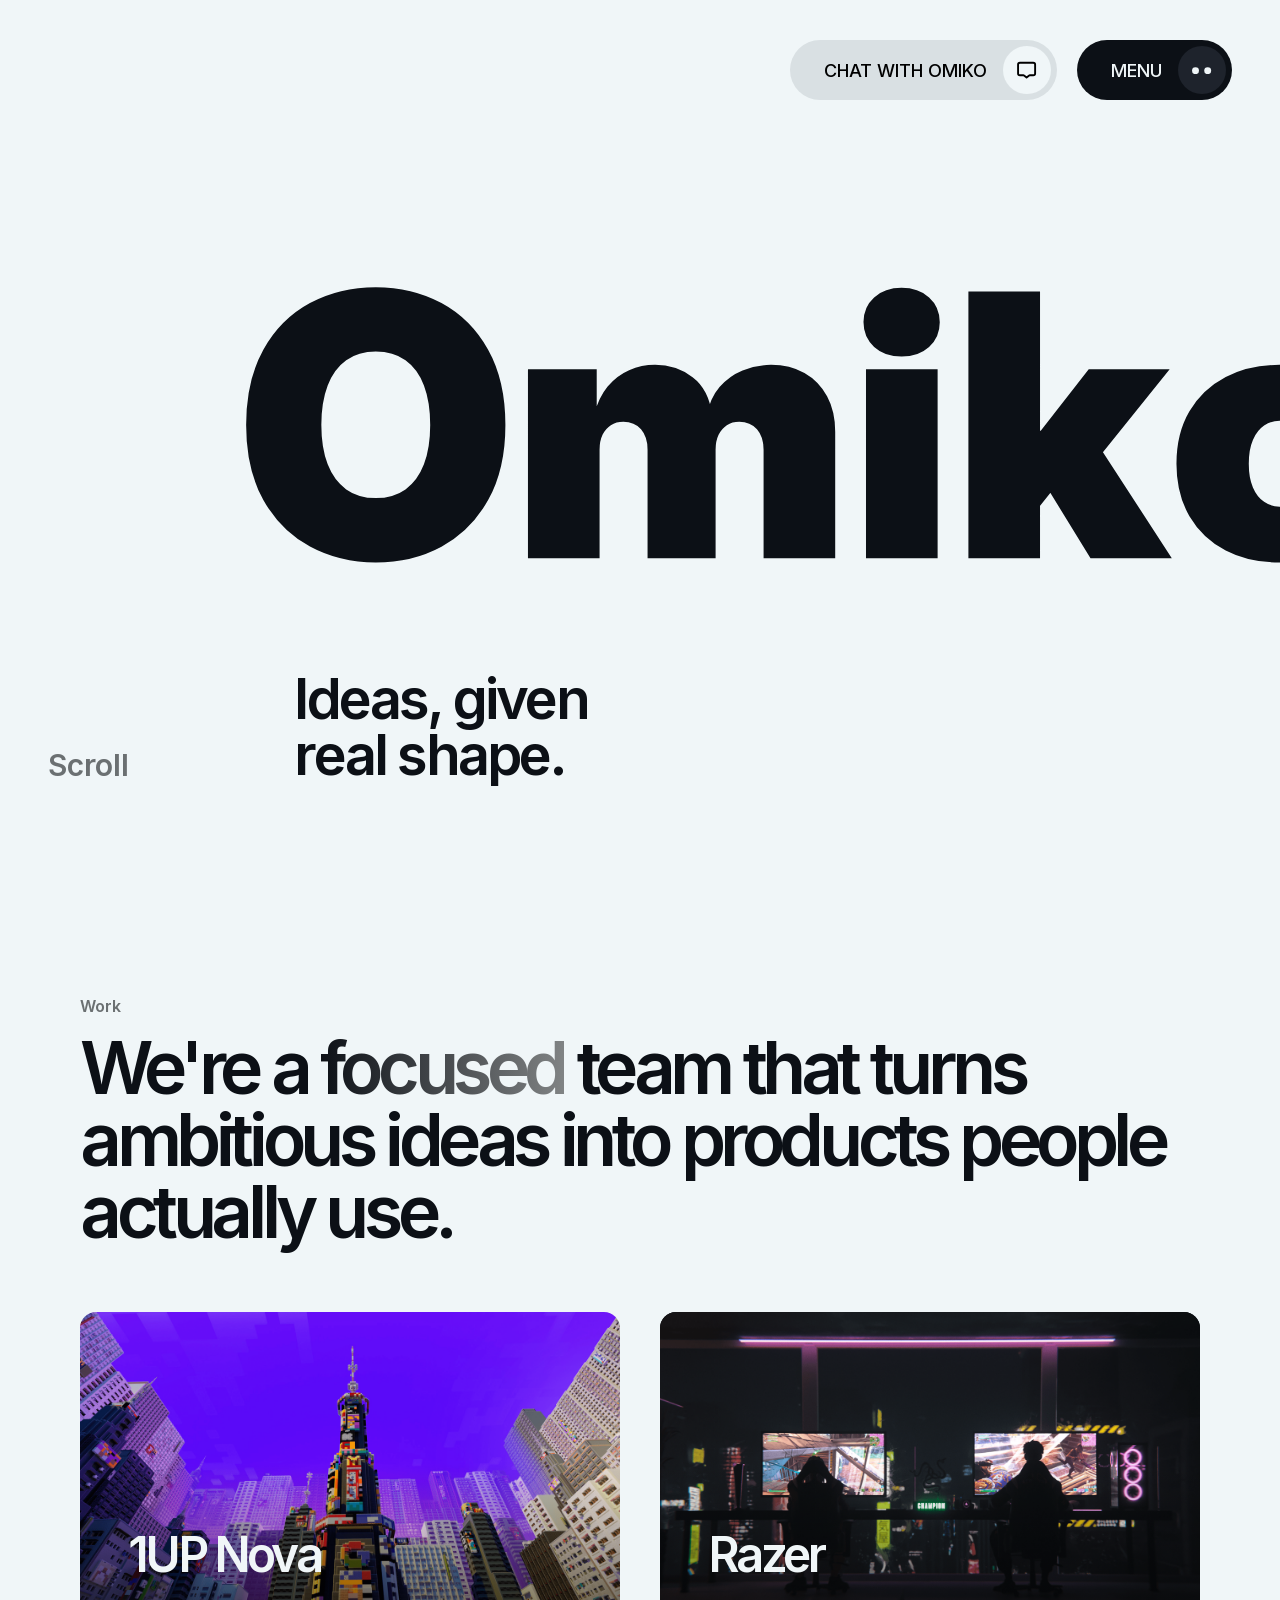
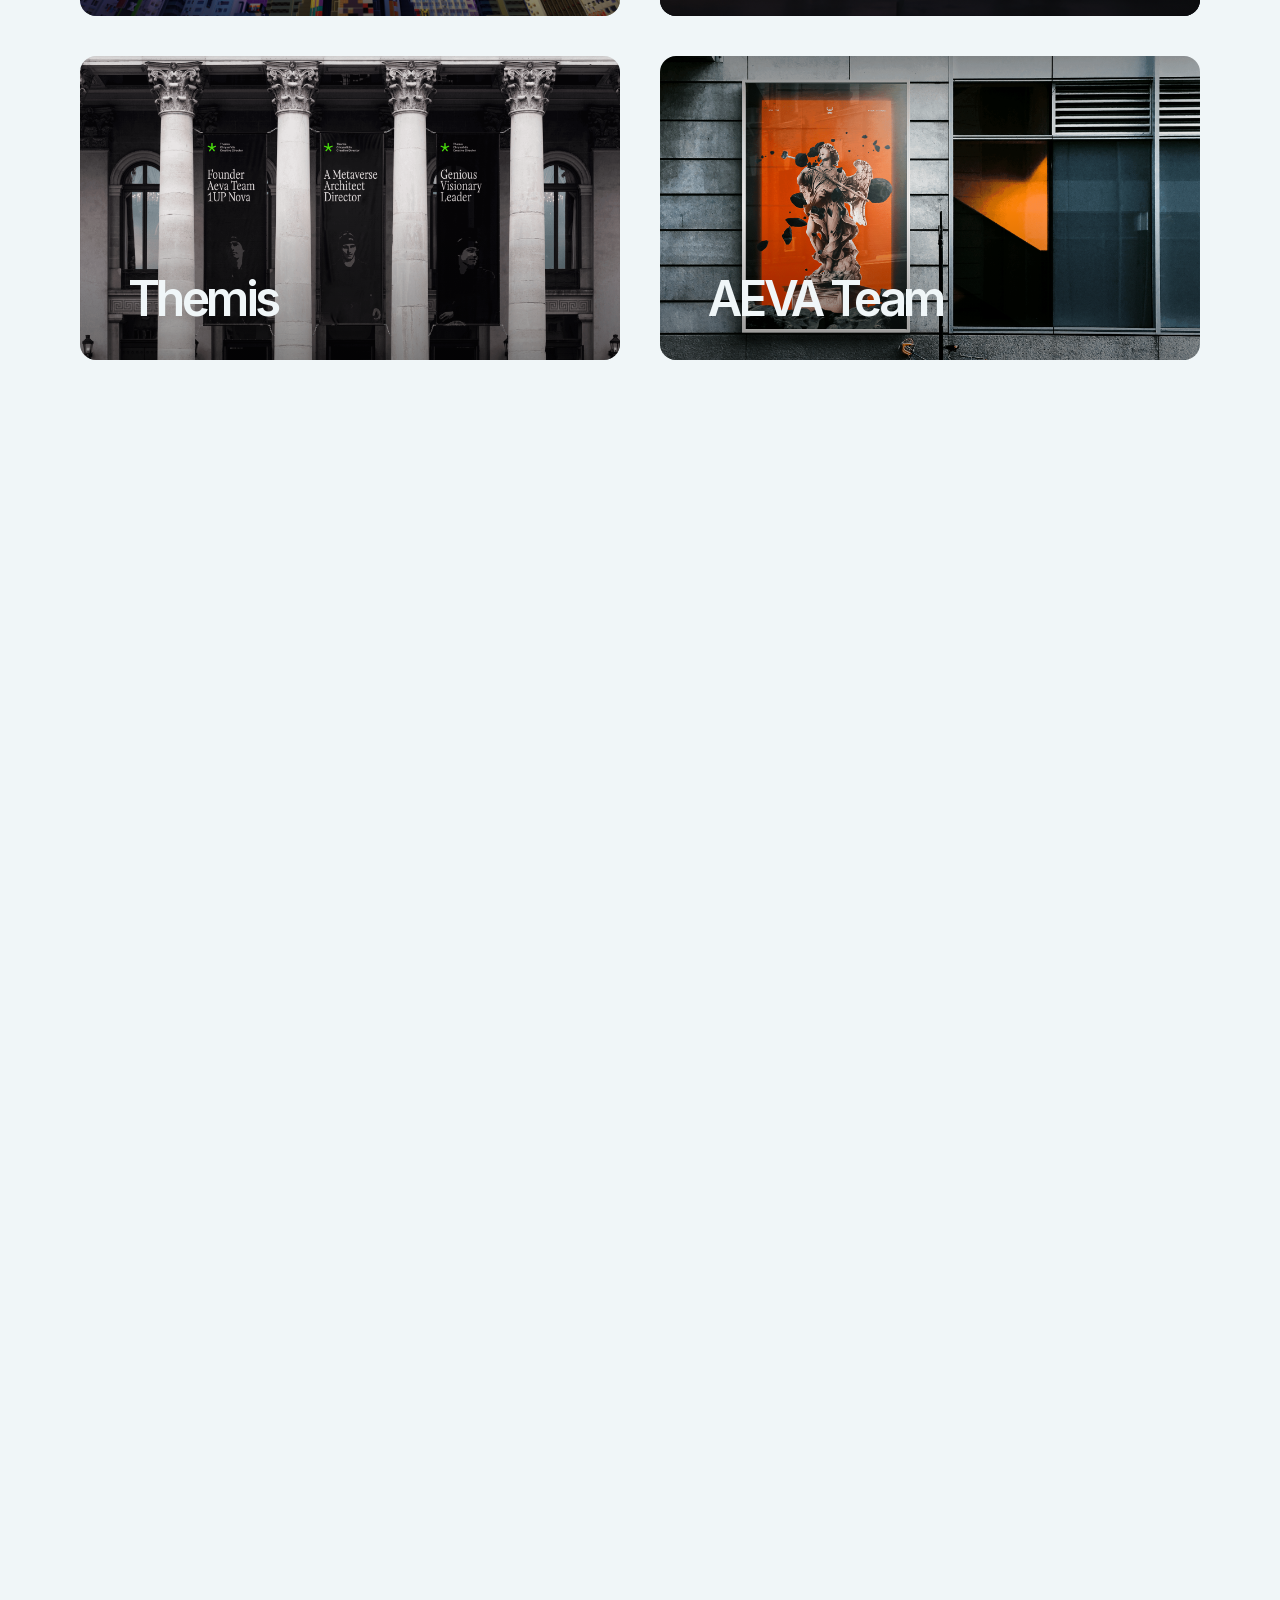
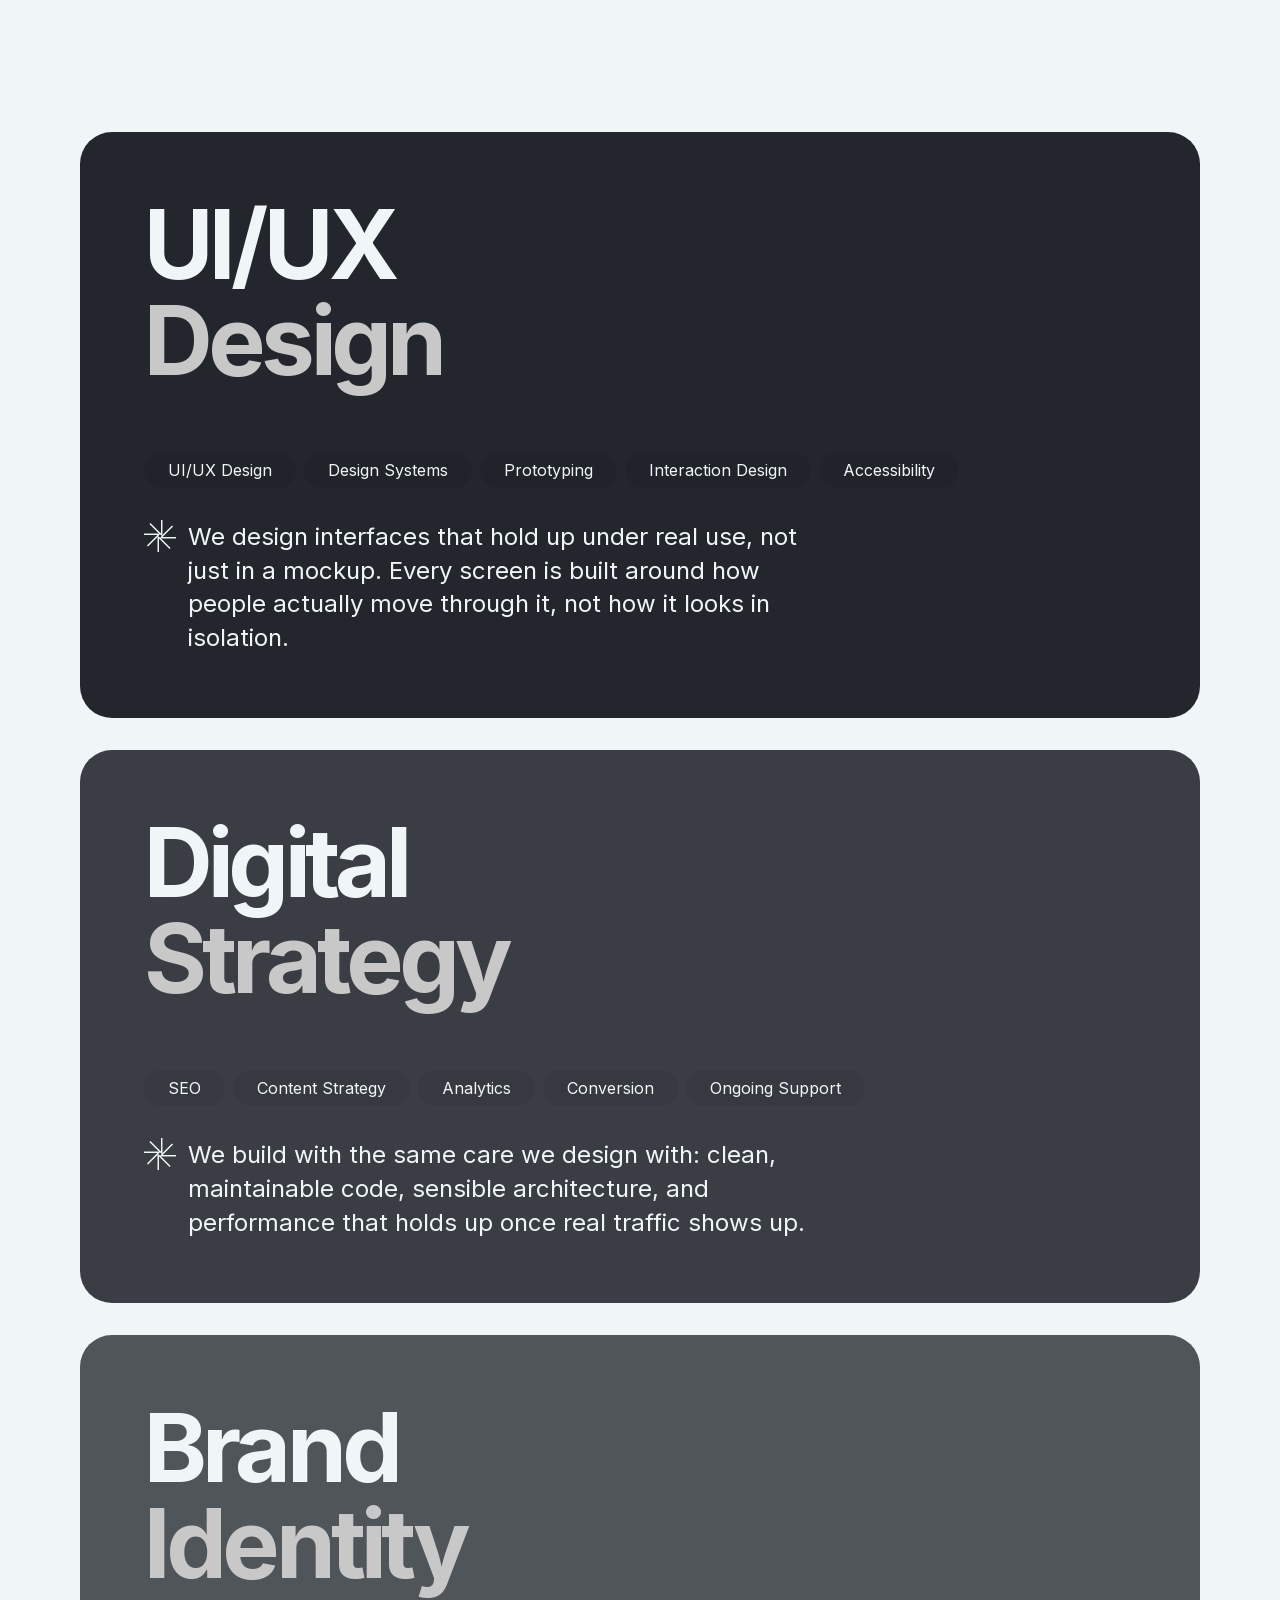
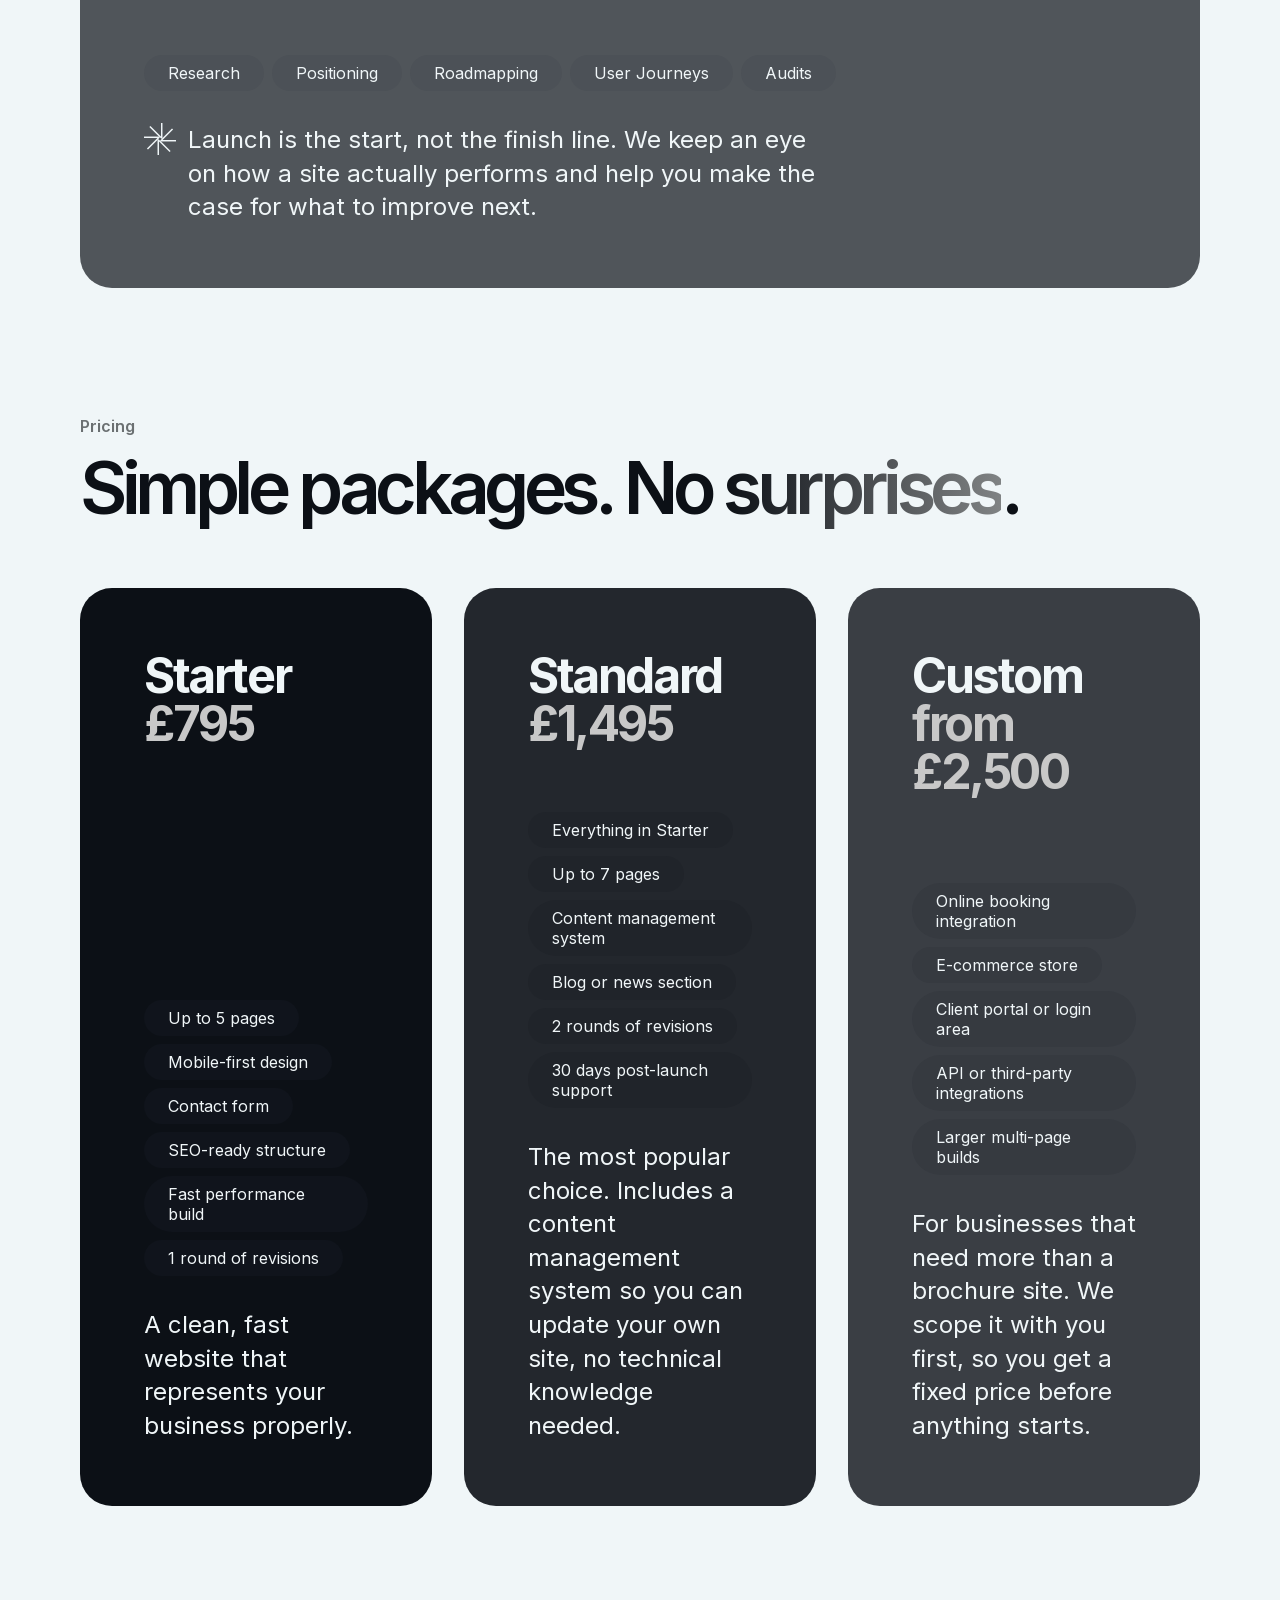
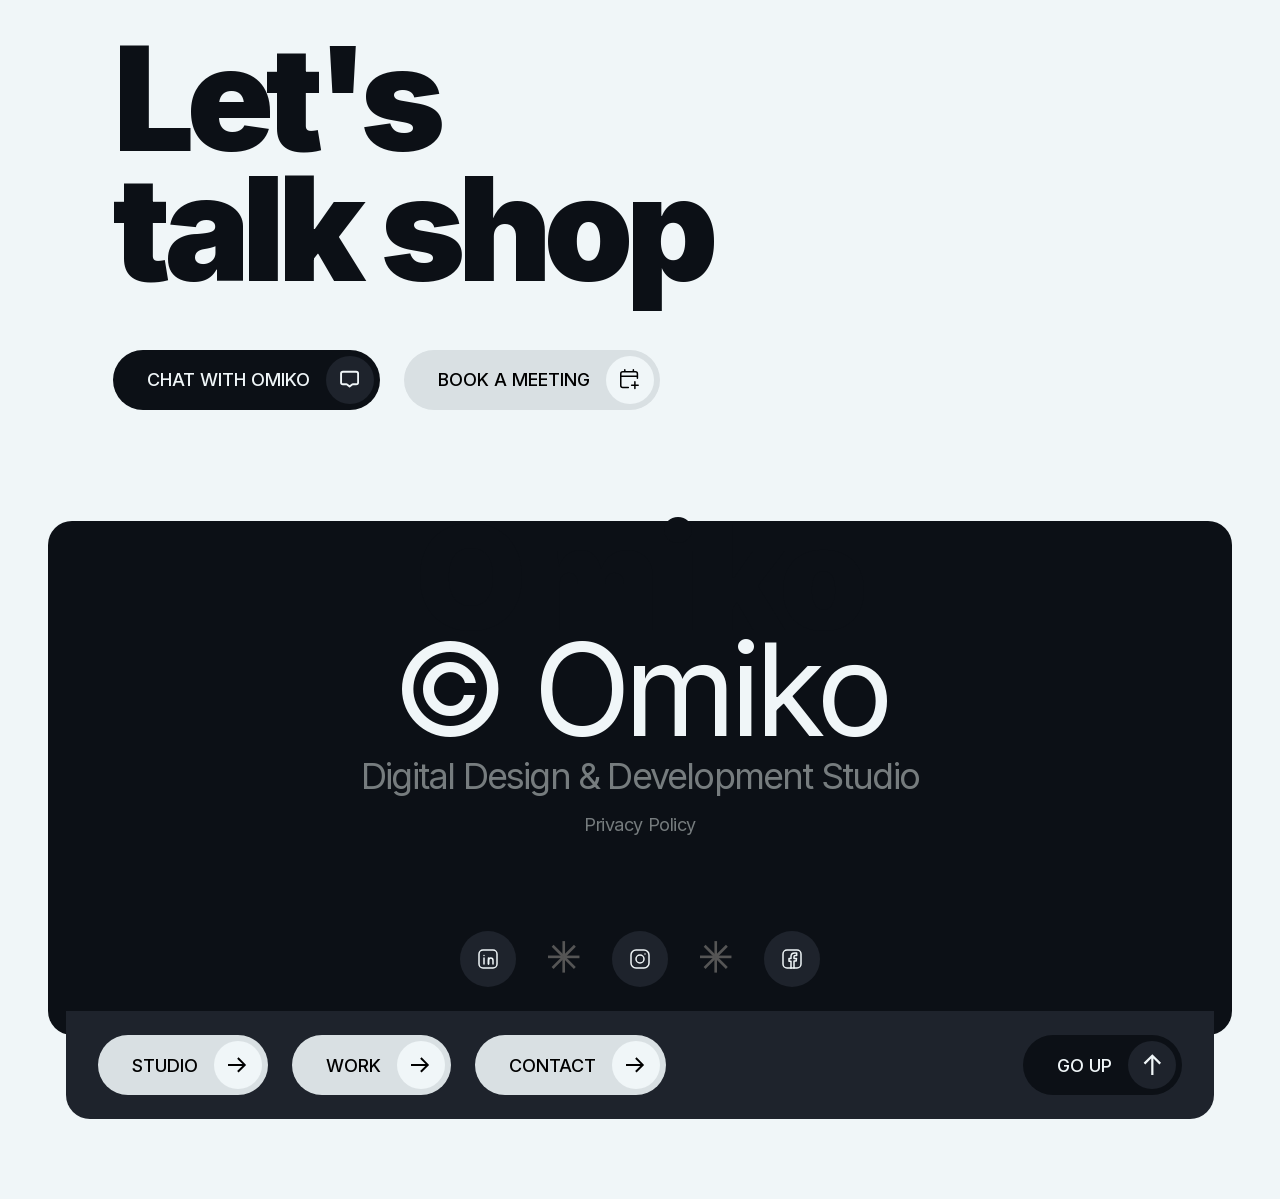
<file: index.html>
<!DOCTYPE html>
<html lang="en">
<head>
<meta charset="utf-8" />
<meta name="viewport" content="width=device-width, initial-scale=1" />
<title>Omiko — Digital Design &amp; Development Studio</title>
<meta name="description" content="Omiko is a digital design and development studio building polished, high-performance websites for ambitious brands." />
<link rel="canonical" href="https://omiko.co.uk/" />
<meta property="og:title" content="Omiko — Digital Design &amp; Development Studio" />
<meta property="og:description" content="Omiko is a digital design and development studio building polished, high-performance websites for ambitious brands." />
<meta property="og:url" content="https://omiko.co.uk/" />
<meta property="og:type" content="website" />
<!-- TODO: add og:image once a 1200x630 share image is created -->
<meta name="twitter:card" content="summary_large_image" />
<meta name="twitter:title" content="Omiko — Digital Design &amp; Development Studio" />
<meta name="twitter:description" content="Omiko is a digital design and development studio building polished, high-performance websites for ambitious brands." />
<link rel="icon" href="favicon.ico" />
<link rel="stylesheet" href="styles.css" />
</head>
<body>

<a class="skip-link" href="#main-content">Skip to content</a>

<header class="site-header">
  <a class="brand" href="index.html" aria-label="Omiko home">
    <span class="brand-logo">Omiko</span>
  </a>

  <div class="header-actions">
    <a class="pill pill-light" href="contact.html">
      <span class="pill-label">Chat with Omiko</span>
      <span class="pill-icon">
        <svg viewBox="0 0 18 17" fill="none" xmlns="http://www.w3.org/2000/svg">
          <path d="M1 3.26215C1 2.33911 1.79594 1.59084 2.77778 1.59084L15.2222 1.59082C16.2041 1.59082 17 2.33909 17 3.26213V11.6485C17 12.5716 16.2041 13.3198 15.2222 13.3199L11.9989 13.3199C11.7918 13.3199 11.5912 13.3878 11.4318 13.512L8.9962 15.409L6.59291 13.5151C6.43287 13.389 6.23071 13.3199 6.02188 13.3199H2.77778C1.79594 13.3199 1 12.5716 1 11.6486L1 3.26215Z" stroke="currentColor" stroke-width="1.77778" stroke-linejoin="round"/>
        </svg>
      </span>
    </a>

    <button class="pill pill-dark menu-toggle" aria-expanded="false" aria-controls="site-menu" type="button">
      <span class="pill-label">Menu</span>
      <span class="pill-icon pill-icon-dots">
        <svg viewBox="0 0 14 6" fill="none" xmlns="http://www.w3.org/2000/svg">
          <circle cx="11.4517" cy="3.41264" r="2.54545" fill="currentColor"/>
          <circle cx="2.54545" cy="3.41264" r="2.54545" fill="currentColor"/>
        </svg>
      </span>
    </button>
  </div>
</header>

<nav id="site-menu" class="site-menu" aria-hidden="true" inert>
  <a class="site-menu-link" href="index.html">
    <span class="site-menu-link-icon">
      <svg viewBox="0 0 16 13" fill="none" xmlns="http://www.w3.org/2000/svg">
        <path d="M8.21645 0.833984L13.9687 6.58827L8.21645 12.3426M-0.00111653 6.58827L13.5579 6.58829" stroke="currentColor" stroke-width="1.64351"/>
      </svg>
    </span>
    Home
  </a>
  <a class="site-menu-link" href="studio.html">
    <span class="site-menu-link-icon">
      <svg viewBox="0 0 16 13" fill="none" xmlns="http://www.w3.org/2000/svg">
        <path d="M8.21645 0.833984L13.9687 6.58827L8.21645 12.3426M-0.00111653 6.58827L13.5579 6.58829" stroke="currentColor" stroke-width="1.64351"/>
      </svg>
    </span>
    Studio
  </a>
  <a class="site-menu-link" href="work.html">
    <span class="site-menu-link-icon">
      <svg viewBox="0 0 16 13" fill="none" xmlns="http://www.w3.org/2000/svg">
        <path d="M8.21645 0.833984L13.9687 6.58827L8.21645 12.3426M-0.00111653 6.58827L13.5579 6.58829" stroke="currentColor" stroke-width="1.64351"/>
      </svg>
    </span>
    Work
  </a>
  <a class="site-menu-link" href="contact.html">
    <span class="site-menu-link-icon">
      <svg viewBox="0 0 16 13" fill="none" xmlns="http://www.w3.org/2000/svg">
        <path d="M8.21645 0.833984L13.9687 6.58827L8.21645 12.3426M-0.00111653 6.58827L13.5579 6.58829" stroke="currentColor" stroke-width="1.64351"/>
      </svg>
    </span>
    Contact
  </a>
</nav>

<main id="main-content">
  <section class="hero">
    <div class="hero-copy">
      <span class="hero-wordmark-svg" style="transform: translateX(var(--wordmark-offset))" aria-hidden="true">
        <svg viewBox="0 -1984 6434 2478" xmlns="http://www.w3.org/2000/svg">
          <path fill="currentColor" d="M764 24Q561 24 396.5 -65Q232 -154 136 -325.5Q40 -497 40 -744Q40 -993 136 -1165Q232 -1337 396.5 -1425.5Q561 -1514 764 -1514Q967 -1514 1131 -1425.5Q1295 -1337 1391.5 -1165Q1488 -993 1488 -744Q1488 -496 1391.5 -324.5Q1295 -153 1131 -64.5Q967 24 764 24ZM764 -336Q862 -336 930 -384.5Q998 -433 1033 -524.5Q1068 -616 1068 -744Q1068 -873 1033 -965Q998 -1057 930 -1105.5Q862 -1154 764 -1154Q667 -1154 599 -1105.5Q531 -1057 495.5 -965Q460 -873 460 -744Q460 -616 495.5 -524.5Q531 -433 599 -384.5Q667 -336 764 -336Z M1614 0V-1056H1998V-800H1983Q2008 -897 2059 -959Q2110 -1021 2179 -1050.5Q2248 -1080 2324 -1080Q2442 -1080 2533.5 -1011Q2625 -942 2642 -800H2614Q2631 -894 2684 -956Q2737 -1018 2812.5 -1049Q2888 -1080 2971.8 -1080Q3077.6 -1080 3158.4 -1034Q3239.2 -988 3284.6 -904Q3330 -820 3330 -706V0H2930V-606Q2930 -677.6 2893.1 -719.8Q2856.2 -762 2794 -762Q2754.1 -762 2724.8 -743Q2695.5 -724 2678.7 -689.1Q2662 -654.2 2662 -606V0H2282V-606Q2282 -678 2245.5 -720Q2209 -762 2146.6 -762Q2106.7 -762 2076.8 -743Q2047 -724 2030.5 -689.1Q2014 -654.1 2014 -606V0Z M3502 0V-1056H3902V0ZM3701 -1126Q3607 -1126 3547.5 -1180.2Q3488 -1234.3 3488 -1318.8Q3488 -1403 3547.5 -1456.5Q3607 -1510 3700.5 -1510Q3794.7 -1510 3854.4 -1456.6Q3914 -1403.2 3914 -1318.3Q3914 -1234 3854.3 -1180Q3794.6 -1126 3701 -1126Z M4432 -240V-712H4478L4746 -1056H5198L4750 -498H4638ZM4074 0V-1490H4474V0ZM4756 0 4504 -410 4762 -690 5210 0Z M5812 24Q5641 24 5511 -43.5Q5381 -111 5308.5 -235Q5236 -359 5236 -528Q5236 -697 5308.5 -820.5Q5381 -944 5511 -1012Q5641 -1080 5812 -1080Q5984 -1080 6113.5 -1012Q6243 -944 6315.5 -820.5Q6388 -697 6388 -528Q6388 -359 6315.5 -235Q6243 -111 6113.5 -43.5Q5984 24 5812 24ZM5812 -288Q5860 -288 5899 -315Q5938 -342 5961 -395.5Q5984 -449 5984 -528Q5984 -608 5961 -661Q5938 -714 5899 -741Q5860 -768 5812 -768Q5765 -768 5725.5 -741Q5686 -714 5663 -661Q5640 -608 5640 -528Q5640 -449 5663 -395.5Q5686 -342 5725.5 -315Q5765 -288 5812 -288Z"/>
        </svg>
      </span>

      <h1 class="hero-tagline">Ideas, given <br />real shape.</h1>
    </div>

    <span class="scroll-indicator">Scroll</span>
  </section>

  <section class="work">
    <div class="section-intro" data-reveal>
      <h2 class="eyebrow">Work</h2>
      <p class="section-headline">We're a <span class="highlight-word">focused</span> team that turns ambitious ideas into products people actually use.</p>
    </div>

    <div class="work-grid">
      <a class="work-card" href="work/1up-nova.html" data-reveal>
        <img src="images/work-1up-nova.png" alt="Voxel-style illustrated cityscape for 1UP Nova's gaming community platform" />
        <div class="work-card-scrim"></div>
        <div class="work-card-title">
          <span class="work-card-arrow">
            <svg viewBox="0 0 271 226" fill="none" xmlns="http://www.w3.org/2000/svg">
              <path fill-rule="evenodd" clip-rule="evenodd" d="M271 113L157.575 226L136.762 205.265L214.658 127.662L-8.66836e-06 127.662V98.338L214.657 98.338L136.763 20.7349L157.575 0L271 113Z" fill="currentColor"/>
            </svg>
          </span>
          <h3>1UP Nova</h3>
        </div>
      </a>

      <a class="work-card" href="work/razer.html" data-reveal>
        <img src="images/work-razer.png" alt="Neon-lit gaming lounge screens, part of Razer's brand identity" />
        <div class="work-card-scrim"></div>
        <div class="work-card-title">
          <span class="work-card-arrow">
            <svg viewBox="0 0 271 226" fill="none" xmlns="http://www.w3.org/2000/svg">
              <path fill-rule="evenodd" clip-rule="evenodd" d="M271 113L157.575 226L136.762 205.265L214.658 127.662L-8.66836e-06 127.662V98.338L214.657 98.338L136.763 20.7349L157.575 0L271 113Z" fill="currentColor"/>
            </svg>
          </span>
          <h3>Razer</h3>
        </div>
      </a>

      <a class="work-card" href="work/themis.html" data-reveal>
        <img src="images/work-themis.png" alt="Classical building facade with leadership banners for Themis's rebrand" loading="lazy" />
        <div class="work-card-scrim"></div>
        <div class="work-card-title">
          <span class="work-card-arrow">
            <svg viewBox="0 0 271 226" fill="none" xmlns="http://www.w3.org/2000/svg">
              <path fill-rule="evenodd" clip-rule="evenodd" d="M271 113L157.575 226L136.762 205.265L214.658 127.662L-8.66836e-06 127.662V98.338L214.657 98.338L136.763 20.7349L157.575 0L271 113Z" fill="currentColor"/>
            </svg>
          </span>
          <h3>Themis</h3>
        </div>
      </a>

      <a class="work-card" href="work/aeva-team.html" data-reveal>
        <img src="images/work-aeva-team.png" alt="Orange exhibition poster of a sculpture on a city street, part of AEVA Team's brand identity" loading="lazy" />
        <div class="work-card-scrim"></div>
        <div class="work-card-title">
          <span class="work-card-arrow">
            <svg viewBox="0 0 271 226" fill="none" xmlns="http://www.w3.org/2000/svg">
              <path fill-rule="evenodd" clip-rule="evenodd" d="M271 113L157.575 226L136.762 205.265L214.658 127.662L-8.66836e-06 127.662V98.338L214.657 98.338L136.763 20.7349L157.575 0L271 113Z" fill="currentColor"/>
            </svg>
          </span>
          <h3>AEVA Team</h3>
        </div>
      </a>

      <a class="work-card" href="work/chr-innovations.html" data-reveal>
        <img src="images/work-chr-innovations.png" alt="Dark product package hanging in plastic wrap, branded with the CHR Innovations sunburst logo" loading="lazy" />
        <div class="work-card-scrim"></div>
        <div class="work-card-title">
          <span class="work-card-arrow">
            <svg viewBox="0 0 271 226" fill="none" xmlns="http://www.w3.org/2000/svg">
              <path fill-rule="evenodd" clip-rule="evenodd" d="M271 113L157.575 226L136.762 205.265L214.658 127.662L-8.66836e-06 127.662V98.338L214.657 98.338L136.763 20.7349L157.575 0L271 113Z" fill="currentColor"/>
            </svg>
          </span>
          <h3>CHR Innovations</h3>
        </div>
      </a>

      <a class="work-card" href="work/profit-saloon.html" data-reveal>
        <img src="images/work-profit-saloon.png" alt="Laptop floating on water displaying the Profit Saloon website homepage" loading="lazy" />
        <div class="work-card-scrim"></div>
        <div class="work-card-title">
          <span class="work-card-arrow">
            <svg viewBox="0 0 271 226" fill="none" xmlns="http://www.w3.org/2000/svg">
              <path fill-rule="evenodd" clip-rule="evenodd" d="M271 113L157.575 226L136.762 205.265L214.658 127.662L-8.66836e-06 127.662V98.338L214.657 98.338L136.763 20.7349L157.575 0L271 113Z" fill="currentColor"/>
            </svg>
          </span>
          <h3>Profit Saloon</h3>
        </div>
      </a>
    </div>
  </section>

  <section class="services">
    <div class="section-intro" data-reveal>
      <h2 class="eyebrow">Services</h2>
      <p class="section-headline">Everything your business needs to grow online. Designed and built from <span class="highlight-word">scratch</span>.</p>
    </div>

    <div class="service-list">
      <article class="service-card" data-reveal style="background-color:var(--color-black)">
        <h3 class="service-title">
          <span class="service-title-main">Web</span>
          <span class="service-title-sub">Development</span>
        </h3>

        <div class="service-foot">
          <ul class="service-tags">
            <li style="background-color:#10141c">Web Development</li>
            <li style="background-color:#10141c">App Development</li>
            <li style="background-color:#10141c">CMS &amp; Integrations</li>
            <li style="background-color:#10141c">Performance</li>
            <li style="background-color:#10141c">QA &amp; Testing</li>
          </ul>

          <div class="service-description">
            <span class="service-icon">
              <svg class="service-card-cog" viewBox="0 0 44 44" fill="none" stroke="currentColor" xmlns="http://www.w3.org/2000/svg">
                <path d="M19.6094 43.9991V22.582" stroke-width="2"/>
                <path d="M4.75391 35.8655L19.8966 20.7207" stroke-width="2"/>
                <path d="M0 19.6074H21.4171" stroke-width="2"/>
                <path d="M8.13672 4.75195L23.2815 19.8946" stroke-width="2"/>
                <path d="M24.3906 0V21.4171" stroke-width="2"/>
                <path d="M39.2481 8.13477L24.1055 23.2795" stroke-width="2"/>
                <path d="M43.9991 24.3926H22.582" stroke-width="2"/>
                <path d="M35.8635 39.2481L20.7188 24.1055" stroke-width="2"/>
              </svg>
            </span>
            <p>Before we design or build anything, we get clear on the problem worth solving: who it's for, what success looks like, and what's actually worth our time.</p>
          </div>
        </div>
      </article>

      <article class="service-card" data-reveal style="background-color:#23272d">
        <h3 class="service-title">
          <span class="service-title-main">UI/UX</span>
          <span class="service-title-sub">Design</span>
        </h3>

        <div class="service-foot">
          <ul class="service-tags">
            <li style="background-color:#20242a">UI/UX Design</li>
            <li style="background-color:#20242a">Design Systems</li>
            <li style="background-color:#20242a">Prototyping</li>
            <li style="background-color:#20242a">Interaction Design</li>
            <li style="background-color:#20242a">Accessibility</li>
          </ul>

          <div class="service-description">
            <span class="service-icon">
              <svg class="service-card-cog" viewBox="0 0 44 44" fill="none" stroke="currentColor" xmlns="http://www.w3.org/2000/svg">
                <path d="M19.6094 43.9991V22.582" stroke-width="2"/>
                <path d="M4.75391 35.8655L19.8966 20.7207" stroke-width="2"/>
                <path d="M0 19.6074H21.4171" stroke-width="2"/>
                <path d="M8.13672 4.75195L23.2815 19.8946" stroke-width="2"/>
                <path d="M24.3906 0V21.4171" stroke-width="2"/>
                <path d="M39.2481 8.13477L24.1055 23.2795" stroke-width="2"/>
                <path d="M43.9991 24.3926H22.582" stroke-width="2"/>
                <path d="M35.8635 39.2481L20.7188 24.1055" stroke-width="2"/>
              </svg>
            </span>
            <p>We design interfaces that hold up under real use, not just in a mockup. Every screen is built around how people actually move through it, not how it looks in isolation.</p>
          </div>
        </div>
      </article>

      <article class="service-card" data-reveal style="background-color:#3a3e44">
        <h3 class="service-title">
          <span class="service-title-main">Digital</span>
          <span class="service-title-sub">Strategy</span>
        </h3>

        <div class="service-foot">
          <ul class="service-tags">
            <li style="background-color:#363a40">SEO</li>
            <li style="background-color:#363a40">Content Strategy</li>
            <li style="background-color:#363a40">Analytics</li>
            <li style="background-color:#363a40">Conversion</li>
            <li style="background-color:#363a40">Ongoing Support</li>
          </ul>

          <div class="service-description">
            <span class="service-icon">
              <svg class="service-card-cog" viewBox="0 0 44 44" fill="none" stroke="currentColor" xmlns="http://www.w3.org/2000/svg">
                <path d="M19.6094 43.9991V22.582" stroke-width="2"/>
                <path d="M4.75391 35.8655L19.8966 20.7207" stroke-width="2"/>
                <path d="M0 19.6074H21.4171" stroke-width="2"/>
                <path d="M8.13672 4.75195L23.2815 19.8946" stroke-width="2"/>
                <path d="M24.3906 0V21.4171" stroke-width="2"/>
                <path d="M39.2481 8.13477L24.1055 23.2795" stroke-width="2"/>
                <path d="M43.9991 24.3926H22.582" stroke-width="2"/>
                <path d="M35.8635 39.2481L20.7188 24.1055" stroke-width="2"/>
              </svg>
            </span>
            <p>We build with the same care we design with: clean, maintainable code, sensible architecture, and performance that holds up once real traffic shows up.</p>
          </div>
        </div>
      </article>

      <article class="service-card" data-reveal style="background-color:#50555a">
        <h3 class="service-title">
          <span class="service-title-main">Brand</span>
          <span class="service-title-sub">Identity</span>
        </h3>

        <div class="service-foot">
          <ul class="service-tags">
            <li style="background-color:#4c5157">Research</li>
            <li style="background-color:#4c5157">Positioning</li>
            <li style="background-color:#4c5157">Roadmapping</li>
            <li style="background-color:#4c5157">User Journeys</li>
            <li style="background-color:#4c5157">Audits</li>
          </ul>

          <div class="service-description">
            <span class="service-icon">
              <svg class="service-card-cog" viewBox="0 0 44 44" fill="none" stroke="currentColor" xmlns="http://www.w3.org/2000/svg">
                <path d="M19.6094 43.9991V22.582" stroke-width="2"/>
                <path d="M4.75391 35.8655L19.8966 20.7207" stroke-width="2"/>
                <path d="M0 19.6074H21.4171" stroke-width="2"/>
                <path d="M8.13672 4.75195L23.2815 19.8946" stroke-width="2"/>
                <path d="M24.3906 0V21.4171" stroke-width="2"/>
                <path d="M39.2481 8.13477L24.1055 23.2795" stroke-width="2"/>
                <path d="M43.9991 24.3926H22.582" stroke-width="2"/>
                <path d="M35.8635 39.2481L20.7188 24.1055" stroke-width="2"/>
              </svg>
            </span>
            <p>Launch is the start, not the finish line. We keep an eye on how a site actually performs and help you make the case for what to improve next.</p>
          </div>
        </div>
      </article>
    </div>
  </section>

  <section class="pricing">
    <div class="section-intro" data-reveal>
      <h2 class="eyebrow">Pricing</h2>
      <p class="section-headline">Simple packages. No <span class="highlight-word">surprises</span>.</p>
    </div>

    <div class="pricing-list">
      <article class="service-card" data-reveal style="background-color:var(--color-black)">
        <h3 class="service-title">
          <span class="service-title-main">Starter</span>
          <span class="service-title-sub">£795</span>
        </h3>

        <div class="service-foot">
          <ul class="service-tags">
            <li style="background-color:#10141c">Up to 5 pages</li>
            <li style="background-color:#10141c">Mobile-first design</li>
            <li style="background-color:#10141c">Contact form</li>
            <li style="background-color:#10141c">SEO-ready structure</li>
            <li style="background-color:#10141c">Fast performance build</li>
            <li style="background-color:#10141c">1 round of revisions</li>
          </ul>

          <div class="service-description">
            <p>A clean, fast website that represents your business properly.</p>
          </div>
        </div>
      </article>

      <article class="service-card" data-reveal style="background-color:#23272d">
        <h3 class="service-title">
          <span class="service-title-main">Standard</span>
          <span class="service-title-sub">£1,495</span>
        </h3>

        <div class="service-foot">
          <ul class="service-tags">
            <li style="background-color:#20242a">Everything in Starter</li>
            <li style="background-color:#20242a">Up to 7 pages</li>
            <li style="background-color:#20242a">Content management system</li>
            <li style="background-color:#20242a">Blog or news section</li>
            <li style="background-color:#20242a">2 rounds of revisions</li>
            <li style="background-color:#20242a">30 days post-launch support</li>
          </ul>

          <div class="service-description">
            <p>The most popular choice. Includes a content management system so you can update your own site, no technical knowledge needed.</p>
          </div>
        </div>
      </article>

      <article class="service-card" data-reveal style="background-color:#3a3e44">
        <h3 class="service-title">
          <span class="service-title-main">Custom</span>
          <span class="service-title-sub">from £2,500</span>
        </h3>

        <div class="service-foot">
          <ul class="service-tags">
            <li style="background-color:#363a40">Online booking integration</li>
            <li style="background-color:#363a40">E-commerce store</li>
            <li style="background-color:#363a40">Client portal or login area</li>
            <li style="background-color:#363a40">API or third-party integrations</li>
            <li style="background-color:#363a40">Larger multi-page builds</li>
          </ul>

          <div class="service-description">
            <p>For businesses that need more than a brochure site. We scope it with you first, so you get a fixed price before anything starts.</p>
          </div>
        </div>
      </article>
    </div>
  </section>

  <section class="cta">
    <div class="cta-inner">
      <h2 class="cta-heading">
        <span class="cta-heading-line">Let's</span>
        <span class="cta-heading-line">talk shop</span>
      </h2>

      <div class="cta-actions">
        <a class="pill pill-dark" href="contact.html">
          <span class="pill-label">Chat with Omiko</span>
          <span class="pill-icon">
            <svg viewBox="0 0 18 17" fill="none" xmlns="http://www.w3.org/2000/svg">
              <path d="M1 3.26215C1 2.33911 1.79594 1.59084 2.77778 1.59084L15.2222 1.59082C16.2041 1.59082 17 2.33909 17 3.26213V11.6485C17 12.5716 16.2041 13.3198 15.2222 13.3199L11.9989 13.3199C11.7918 13.3199 11.5912 13.3878 11.4318 13.512L8.9962 15.409L6.59291 13.5151C6.43287 13.389 6.23071 13.3199 6.02188 13.3199H2.77778C1.79594 13.3199 1 12.5716 1 11.6486L1 3.26215Z" stroke="currentColor" stroke-width="1.77778" stroke-linejoin="round"/>
            </svg>
          </span>
        </a>

        <button class="pill pill-light" id="book-meeting-btn" type="button">
          <span class="pill-label">Book a meeting</span>
          <span class="pill-icon">
            <svg viewBox="0 0 19 20" fill="none" xmlns="http://www.w3.org/2000/svg">
              <path d="M4.75 2.75H2.75C1.64543 2.75 0.75 3.64543 0.75 4.75V7.25M4.75 2.75H13.25M4.75 2.75V0.75M13.25 2.75H15.25C16.3546 2.75 17.25 3.64543 17.25 4.75V7.25M13.25 2.75V0.75M8.25 18.25H2.75C1.64543 18.25 0.75 17.3546 0.75 16.25V7.25M0.75 7.25H17.25M17.25 7.25V9.25M14.75 12.75V16M14.75 16V19.25M14.75 16H11.5M14.75 16H18" stroke="currentColor" stroke-width="1.5" stroke-linecap="round" stroke-linejoin="round"/>
            </svg>
          </span>
        </button>
      </div>
    </div>
  </section>
</main>

<footer class="site-footer">
  <span class="footer-wordmark" data-reveal><span class="footer-wordmark-inner">Omiko</span></span>

  <div class="footer-panel">
    <span class="footer-copyright">© Omiko</span>
    <span class="footer-tagline">Digital Design &amp; Development Studio</span>
    <a class="footer-privacy-link" href="privacy.html">Privacy Policy</a>

    <div class="footer-socials">
      <!-- TODO: replace # with real social URLs before launch -->
      <a class="social-icon" target="_blank" rel="noreferrer noopener" aria-label="Omiko on LinkedIn" href="#">
        <svg viewBox="0 0 24 24" fill="none" stroke="currentColor" stroke-width="1.5" stroke-linecap="round" stroke-linejoin="round" xmlns="http://www.w3.org/2000/svg">
          <rect x="3" y="3" width="18" height="18" rx="4"/>
          <circle cx="8" cy="8.5" r="0.75" fill="currentColor" stroke="none"/>
          <path d="M8 11v6"/>
          <path d="M12.5 17v-3.5c0-1.4 1-2.5 2.25-2.5S17 12.1 17 13.5V17"/>
          <path d="M12.5 17v-6"/>
        </svg>
      </a>

      <span class="social-spacer">
        <svg viewBox="0 0 28 28" fill="none" xmlns="http://www.w3.org/2000/svg">
          <path d="M13.7305 27.6524V13.7461" stroke="currentColor" stroke-width="2.29967" stroke-miterlimit="10"/>
          <path d="M4.00781 23.6051L13.838 13.7715" stroke="currentColor" stroke-width="2.29967" stroke-miterlimit="10"/>
          <path d="M0 13.8594H13.9015" stroke="currentColor" stroke-width="2.29967" stroke-miterlimit="10"/>
          <path d="M4.04688 4.12305L13.8757 13.9567" stroke="currentColor" stroke-width="2.29967" stroke-miterlimit="10"/>
          <path d="M13.7812 0.107422V14.0137" stroke="currentColor" stroke-width="2.29967" stroke-miterlimit="10"/>
          <path d="M23.506 4.1543L13.6758 13.9866" stroke="currentColor" stroke-width="2.29967" stroke-miterlimit="10"/>
          <path d="M27.5265 13.9004H13.625" stroke="currentColor" stroke-width="2.29967" stroke-miterlimit="10"/>
          <path d="M23.4812 23.6364L13.6523 13.8027" stroke="currentColor" stroke-width="2.29967" stroke-miterlimit="10"/>
        </svg>
      </span>

      <a class="social-icon" target="_blank" rel="noreferrer noopener" aria-label="Omiko on Instagram" href="#">
        <svg viewBox="0 0 24 24" fill="none" stroke="currentColor" stroke-width="1.5" stroke-linecap="round" stroke-linejoin="round" xmlns="http://www.w3.org/2000/svg">
          <rect x="3" y="3" width="18" height="18" rx="5"/>
          <circle cx="12" cy="12" r="4"/>
          <circle cx="17" cy="7" r="0.75" fill="currentColor" stroke="none"/>
        </svg>
      </a>

      <span class="social-spacer">
        <svg viewBox="0 0 28 28" fill="none" xmlns="http://www.w3.org/2000/svg">
          <path d="M13.7305 27.6524V13.7461" stroke="currentColor" stroke-width="2.29967" stroke-miterlimit="10"/>
          <path d="M4.00781 23.6051L13.838 13.7715" stroke="currentColor" stroke-width="2.29967" stroke-miterlimit="10"/>
          <path d="M0 13.8594H13.9015" stroke="currentColor" stroke-width="2.29967" stroke-miterlimit="10"/>
          <path d="M4.04688 4.12305L13.8757 13.9567" stroke="currentColor" stroke-width="2.29967" stroke-miterlimit="10"/>
          <path d="M13.7812 0.107422V14.0137" stroke="currentColor" stroke-width="2.29967" stroke-miterlimit="10"/>
          <path d="M23.506 4.1543L13.6758 13.9866" stroke="currentColor" stroke-width="2.29967" stroke-miterlimit="10"/>
          <path d="M27.5265 13.9004H13.625" stroke="currentColor" stroke-width="2.29967" stroke-miterlimit="10"/>
          <path d="M23.4812 23.6364L13.6523 13.8027" stroke="currentColor" stroke-width="2.29967" stroke-miterlimit="10"/>
        </svg>
      </span>

      <a class="social-icon" target="_blank" rel="noreferrer noopener" aria-label="Omiko on Facebook" href="#">
        <svg viewBox="0 0 24 24" fill="none" stroke="currentColor" stroke-width="1.5" stroke-linecap="round" stroke-linejoin="round" xmlns="http://www.w3.org/2000/svg">
          <rect x="3" y="3" width="18" height="18" rx="4"/>
          <path d="M14 21v-7h2.2l.3-2.6H14v-1.7c0-.75.2-1.3 1.3-1.3H16.7V6.1c-.25 0-1.1-.1-2.1-.1-2.1 0-3.6 1.3-3.6 3.6v2H9v2.6h2v7"/>
        </svg>
      </a>
    </div>
  </div>

  <div class="footer-extension">
    <nav class="footer-nav">
      <a class="pill pill-light" href="studio.html">
        <span class="pill-label">Studio</span>
        <span class="pill-icon">
          <svg viewBox="0 0 16 13" fill="none" xmlns="http://www.w3.org/2000/svg">
            <path d="M8.21645 0.833984L13.9687 6.58827L8.21645 12.3426M-0.00111653 6.58827L13.5579 6.58829" stroke="#F0F6F8" stroke-width="1.64351"/>
          </svg>
        </span>
      </a>

      <a class="pill pill-light" href="work.html">
        <span class="pill-label">Work</span>
        <span class="pill-icon">
          <svg viewBox="0 0 16 13" fill="none" xmlns="http://www.w3.org/2000/svg">
            <path d="M8.21645 0.833984L13.9687 6.58827L8.21645 12.3426M-0.00111653 6.58827L13.5579 6.58829" stroke="#F0F6F8" stroke-width="1.64351"/>
          </svg>
        </span>
      </a>

      <a class="pill pill-light" href="contact.html">
        <span class="pill-label">Contact</span>
        <span class="pill-icon">
          <svg viewBox="0 0 16 13" fill="none" xmlns="http://www.w3.org/2000/svg">
            <path d="M8.21645 0.833984L13.9687 6.58827L8.21645 12.3426M-0.00111653 6.58827L13.5579 6.58829" stroke="#F0F6F8" stroke-width="1.64351"/>
          </svg>
        </span>
      </a>
    </nav>

    <div class="footer-extension-right">
      <a class="pill pill-dark footer-chat" href="contact.html">
        <span class="pill-label">Chat with Omiko</span>
        <span class="pill-icon">
          <svg viewBox="0 0 18 17" fill="none" xmlns="http://www.w3.org/2000/svg">
            <path d="M1 3.26215C1 2.33911 1.79594 1.59084 2.77778 1.59084L15.2222 1.59082C16.2041 1.59082 17 2.33909 17 3.26213V11.6485C17 12.5716 16.2041 13.3198 15.2222 13.3199L11.9989 13.3199C11.7918 13.3199 11.5912 13.3878 11.4318 13.512L8.9962 15.409L6.59291 13.5151C6.43287 13.389 6.23071 13.3199 6.02188 13.3199H2.77778C1.79594 13.3199 1 12.5716 1 11.6486L1 3.26215Z" stroke="currentColor" stroke-width="1.77778" stroke-linejoin="round"/>
          </svg>
        </span>
      </a>

      <button class="pill pill-dark footer-go-up" type="button">
        <span class="pill-label">Go up</span>
        <span class="pill-icon">
          <svg class="icon-swap-out" viewBox="0 0 14 16" fill="none" xmlns="http://www.w3.org/2000/svg">
            <path d="M1.49219 7.02383L7.24447 1.26953L12.9968 7.02383M7.24447 15.2443L7.24449 1.68055" stroke="currentColor" stroke-width="1.64351"/>
          </svg>
          <svg class="icon-swap-in" viewBox="0 0 14 16" fill="none" xmlns="http://www.w3.org/2000/svg">
            <path d="M1.49219 7.02383L7.24447 1.26953L12.9968 7.02383M7.24447 15.2443L7.24449 1.68055" stroke="currentColor" stroke-width="1.64351"/>
          </svg>
        </span>
      </button>
    </div>
  </div>
</footer>

<script src="script.js"></script>
</body>
</html>
</file>
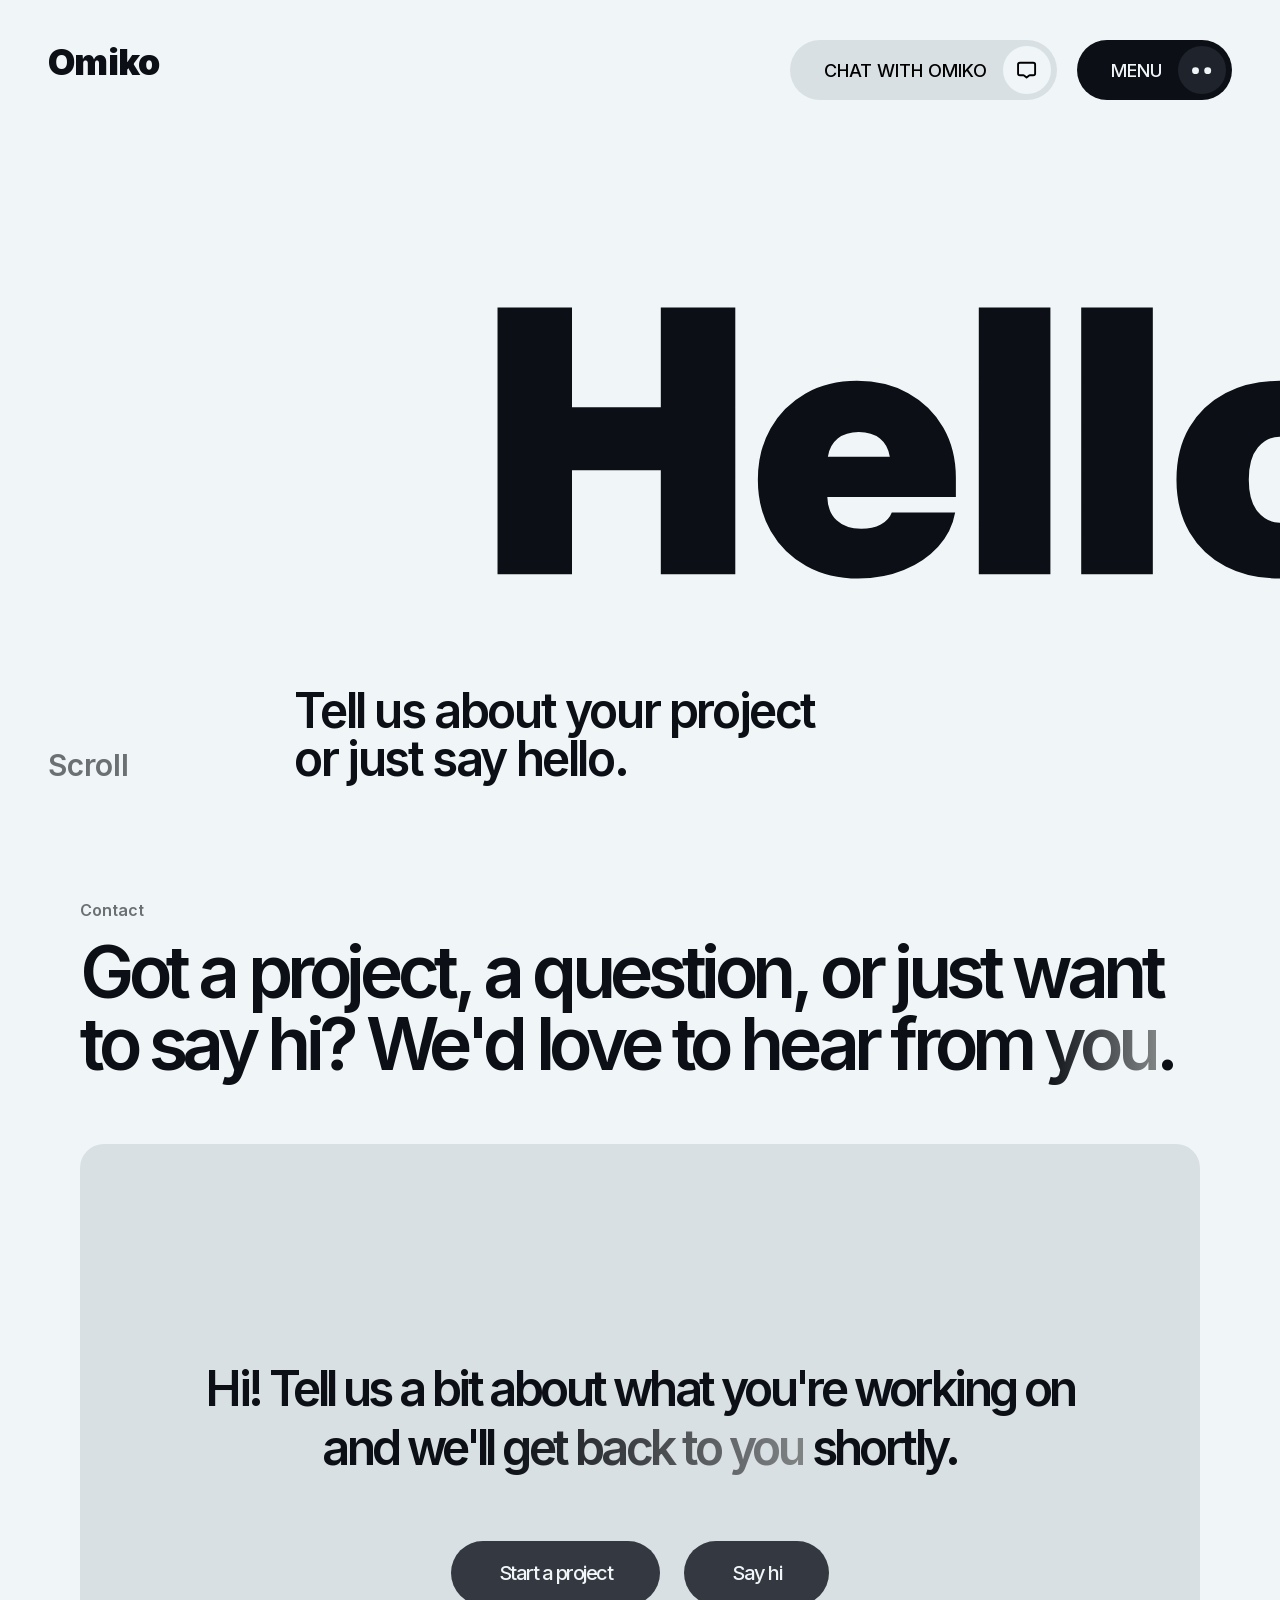
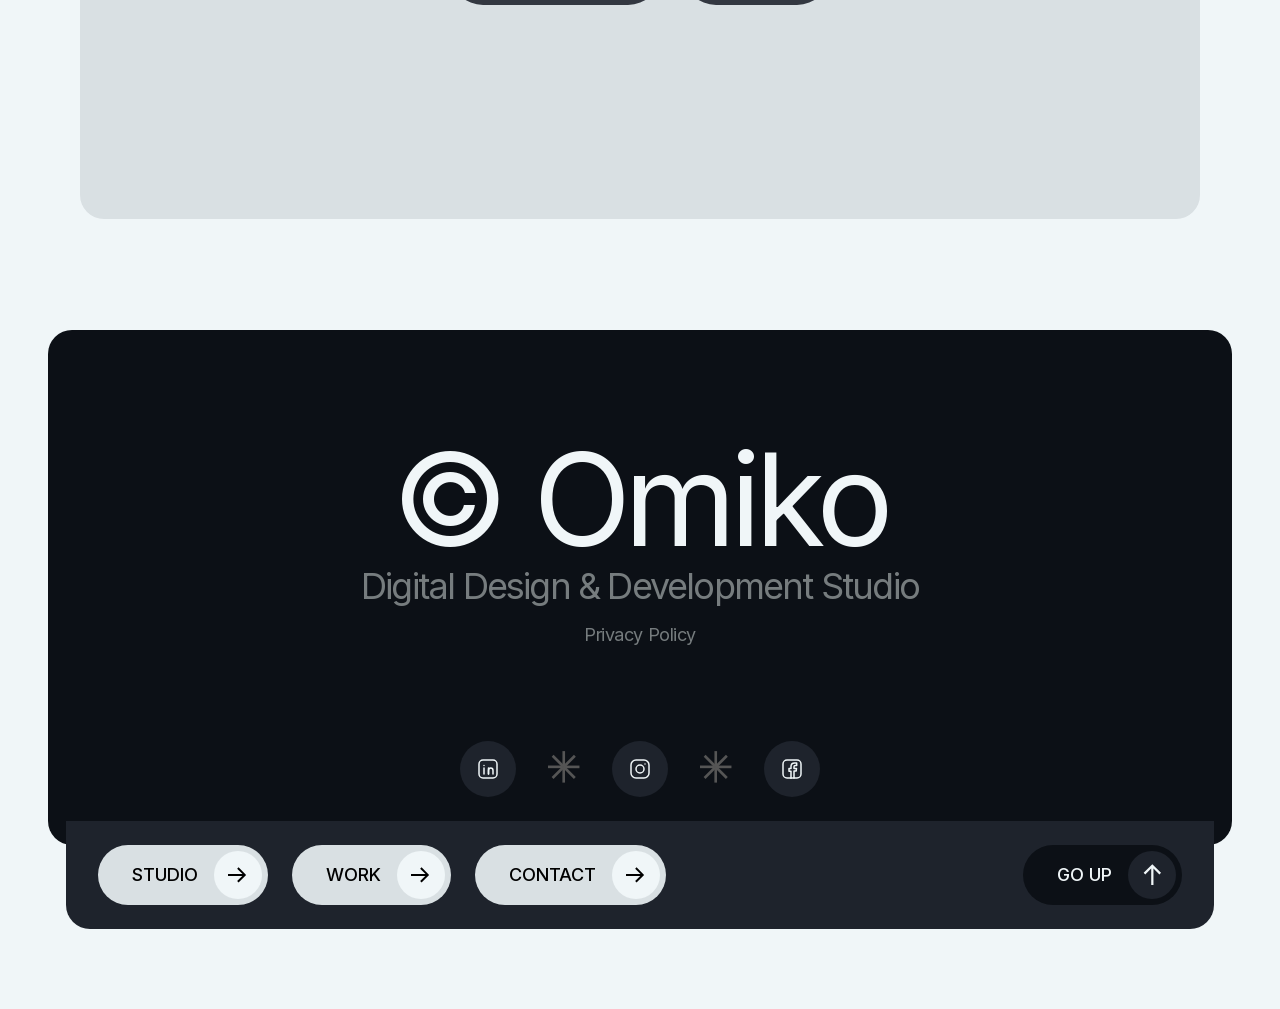
<file: contact.html>
<!DOCTYPE html>
<html lang="en">
<head>
<meta charset="utf-8" />
<meta name="viewport" content="width=device-width, initial-scale=1" />
<title>Contact — Omiko</title>
<meta name="description" content="Get in touch with Omiko to start a project or just say hello." />
<link rel="canonical" href="https://omiko.co.uk/contact.html" />
<meta property="og:title" content="Contact — Omiko" />
<meta property="og:description" content="Get in touch with Omiko to start a project or just say hello." />
<meta property="og:url" content="https://omiko.co.uk/contact.html" />
<meta property="og:type" content="website" />
<!-- TODO: add og:image once a 1200x630 share image is created -->
<meta name="twitter:card" content="summary_large_image" />
<meta name="twitter:title" content="Contact — Omiko" />
<meta name="twitter:description" content="Get in touch with Omiko to start a project or just say hello." />
<link rel="icon" href="favicon.ico" />
<link rel="stylesheet" href="styles.css" />
</head>
<body>

<a class="skip-link" href="#main-content">Skip to content</a>

<header class="site-header">
  <a class="brand" href="index.html" aria-label="Omiko home">
    <span class="brand-logo">Omiko</span>
  </a>

  <div class="header-actions">
    <a class="pill pill-light" href="contact.html">
      <span class="pill-label">Chat with Omiko</span>
      <span class="pill-icon">
        <svg viewBox="0 0 18 17" fill="none" xmlns="http://www.w3.org/2000/svg">
          <path d="M1 3.26215C1 2.33911 1.79594 1.59084 2.77778 1.59084L15.2222 1.59082C16.2041 1.59082 17 2.33909 17 3.26213V11.6485C17 12.5716 16.2041 13.3198 15.2222 13.3199L11.9989 13.3199C11.7918 13.3199 11.5912 13.3878 11.4318 13.512L8.9962 15.409L6.59291 13.5151C6.43287 13.389 6.23071 13.3199 6.02188 13.3199H2.77778C1.79594 13.3199 1 12.5716 1 11.6486L1 3.26215Z" stroke="currentColor" stroke-width="1.77778" stroke-linejoin="round"/>
        </svg>
      </span>
    </a>

    <button class="pill pill-dark menu-toggle" aria-expanded="false" aria-controls="site-menu" type="button">
      <span class="pill-label">Menu</span>
      <span class="pill-icon pill-icon-dots">
        <svg viewBox="0 0 14 6" fill="none" xmlns="http://www.w3.org/2000/svg">
          <circle cx="11.4517" cy="3.41264" r="2.54545" fill="currentColor"/>
          <circle cx="2.54545" cy="3.41264" r="2.54545" fill="currentColor"/>
        </svg>
      </span>
    </button>
  </div>
</header>

<nav id="site-menu" class="site-menu" aria-hidden="true" inert>
  <a class="site-menu-link" href="index.html">
    <span class="site-menu-link-icon">
      <svg viewBox="0 0 16 13" fill="none" xmlns="http://www.w3.org/2000/svg">
        <path d="M8.21645 0.833984L13.9687 6.58827L8.21645 12.3426M-0.00111653 6.58827L13.5579 6.58829" stroke="currentColor" stroke-width="1.64351"/>
      </svg>
    </span>
    Home
  </a>
  <a class="site-menu-link" href="studio.html">
    <span class="site-menu-link-icon">
      <svg viewBox="0 0 16 13" fill="none" xmlns="http://www.w3.org/2000/svg">
        <path d="M8.21645 0.833984L13.9687 6.58827L8.21645 12.3426M-0.00111653 6.58827L13.5579 6.58829" stroke="currentColor" stroke-width="1.64351"/>
      </svg>
    </span>
    Studio
  </a>
  <a class="site-menu-link" href="work.html">
    <span class="site-menu-link-icon">
      <svg viewBox="0 0 16 13" fill="none" xmlns="http://www.w3.org/2000/svg">
        <path d="M8.21645 0.833984L13.9687 6.58827L8.21645 12.3426M-0.00111653 6.58827L13.5579 6.58829" stroke="currentColor" stroke-width="1.64351"/>
      </svg>
    </span>
    Work
  </a>
  <a class="site-menu-link" href="contact.html">
    <span class="site-menu-link-icon">
      <svg viewBox="0 0 16 13" fill="none" xmlns="http://www.w3.org/2000/svg">
        <path d="M8.21645 0.833984L13.9687 6.58827L8.21645 12.3426M-0.00111653 6.58827L13.5579 6.58829" stroke="currentColor" stroke-width="1.64351"/>
      </svg>
    </span>
    Contact
  </a>
</nav>

<main id="main-content">
  <section class="contact-hero">
    <div class="hero-copy contact-hero-copy">
      <span class="hero-wordmark-svg contact-hero-wordmark" style="transform: translateX(var(--contact-wordmark-offset))" aria-hidden="true">
        <svg viewBox="-1364 -1984 6434 2478" xmlns="http://www.w3.org/2000/svg">
          <path fill="currentColor" d="M80 0V-1490H496V-933H992V-1490H1408V0H992V-581H496V0Z M2095 24Q1931 24 1804 -46.5Q1677 -117 1605.5 -242Q1534 -367 1534 -528Q1534 -690 1605 -814.5Q1676 -939 1800.5 -1009.5Q1925 -1080 2087 -1080Q2249 -1080 2374 -1011Q2499 -942 2569.5 -820Q2640 -698 2640 -539V-432H1922Q1924 -348 1974 -301Q2024 -254 2111 -254Q2175 -254 2220.5 -278Q2266 -302 2282 -345H2636Q2617 -237 2541 -154Q2465 -71 2349.5 -23.5Q2234 24 2095 24ZM1925 -656H2271Q2261 -721 2216 -757.5Q2171 -794 2098 -794Q2025 -794 1980 -757.5Q1935 -721 1925 -656Z M3168 -1490V0H2768V-1490Z M3740 -1490V0H3340V-1490Z M4448 24Q4277 24 4147 -43.5Q4017 -111 3944.5 -235Q3872 -359 3872 -528Q3872 -697 3944.5 -820.5Q4017 -944 4147 -1012Q4277 -1080 4448 -1080Q4620 -1080 4749.5 -1012Q4879 -944 4951.5 -820.5Q5024 -697 5024 -528Q5024 -359 4951.5 -235Q4879 -111 4749.5 -43.5Q4620 24 4448 24ZM4448 -288Q4519 -288 4569.5 -348.5Q4620 -409 4620 -528Q4620 -647 4569.5 -707.5Q4519 -768 4448 -768Q4377 -768 4326.5 -707.5Q4276 -647 4276 -528Q4276 -409 4326.5 -348.5Q4377 -288 4448 -288Z"/>
        </svg>
      </span>

      <h1 class="hero-tagline contact-hero-tagline">Tell us about your project<br />or just say hello.</h1>
    </div>

    <span class="scroll-indicator contact-scroll-indicator">Scroll</span>
  </section>

  <section class="contact-section">
    <div class="section-intro" data-reveal>
      <h2 class="eyebrow">Contact</h2>
      <p class="section-headline">Got a project, a question, or just want to say hi? We'd love to hear from <span class="highlight-word">you</span>.</p>
    </div>

    <div class="contact-panel" data-reveal>
      <p class="contact-prompt">Hi! Tell us a bit about what you're working on<br />and we'll <span class="highlight-word">get back to you</span> shortly.</p>

      <div class="contact-actions">
        <button class="contact-btn" id="start-project-btn" type="button">Start a project</button>
        <a class="contact-btn" href="mailto:hello@omiko.co.uk">Say hi</a>
      </div>

      <form id="start-project-form" class="start-project-form" action="https://api.web3forms.com/submit" method="POST">
        <input type="hidden" name="access_key" value="REPLACE_WITH_WEB3FORMS_ACCESS_KEY" />
        <input type="hidden" name="subject" value="New project inquiry — Omiko" />

        <label class="form-field">
          <span class="form-label">Name</span>
          <input type="text" name="name" required />
        </label>

        <label class="form-field">
          <span class="form-label">Email</span>
          <input type="email" name="email" required />
        </label>

        <label class="form-field">
          <span class="form-label">Phone</span>
          <input type="tel" name="phone" />
        </label>

        <label class="form-field">
          <span class="form-label">Tell us about your project</span>
          <textarea name="message" rows="4" required></textarea>
        </label>

        <button class="contact-btn" type="submit">Send</button>
        <p class="form-error" role="alert" hidden></p>
      </form>
    </div>
  </section>
</main>

<footer class="site-footer">
  <span class="footer-wordmark">Omiko</span>

  <div class="footer-panel">
    <span class="footer-copyright">© Omiko</span>
    <span class="footer-tagline">Digital Design &amp; Development Studio</span>
    <a class="footer-privacy-link" href="privacy.html">Privacy Policy</a>

    <div class="footer-socials">
      <!-- TODO: replace # with real social URLs before launch -->
      <a class="social-icon" target="_blank" rel="noreferrer noopener" aria-label="Omiko on LinkedIn" href="#">
        <svg viewBox="0 0 24 24" fill="none" stroke="currentColor" stroke-width="1.5" stroke-linecap="round" stroke-linejoin="round" xmlns="http://www.w3.org/2000/svg">
          <rect x="3" y="3" width="18" height="18" rx="4"/>
          <circle cx="8" cy="8.5" r="0.75" fill="currentColor" stroke="none"/>
          <path d="M8 11v6"/>
          <path d="M12.5 17v-3.5c0-1.4 1-2.5 2.25-2.5S17 12.1 17 13.5V17"/>
          <path d="M12.5 17v-6"/>
        </svg>
      </a>

      <span class="social-spacer">
        <svg viewBox="0 0 28 28" fill="none" xmlns="http://www.w3.org/2000/svg">
          <path d="M13.7305 27.6524V13.7461" stroke="currentColor" stroke-width="2.29967" stroke-miterlimit="10"/>
          <path d="M4.00781 23.6051L13.838 13.7715" stroke="currentColor" stroke-width="2.29967" stroke-miterlimit="10"/>
          <path d="M0 13.8594H13.9015" stroke="currentColor" stroke-width="2.29967" stroke-miterlimit="10"/>
          <path d="M4.04688 4.12305L13.8757 13.9567" stroke="currentColor" stroke-width="2.29967" stroke-miterlimit="10"/>
          <path d="M13.7812 0.107422V14.0137" stroke="currentColor" stroke-width="2.29967" stroke-miterlimit="10"/>
          <path d="M23.506 4.1543L13.6758 13.9866" stroke="currentColor" stroke-width="2.29967" stroke-miterlimit="10"/>
          <path d="M27.5265 13.9004H13.625" stroke="currentColor" stroke-width="2.29967" stroke-miterlimit="10"/>
          <path d="M23.4812 23.6364L13.6523 13.8027" stroke="currentColor" stroke-width="2.29967" stroke-miterlimit="10"/>
        </svg>
      </span>

      <a class="social-icon" target="_blank" rel="noreferrer noopener" aria-label="Omiko on Instagram" href="#">
        <svg viewBox="0 0 24 24" fill="none" stroke="currentColor" stroke-width="1.5" stroke-linecap="round" stroke-linejoin="round" xmlns="http://www.w3.org/2000/svg">
          <rect x="3" y="3" width="18" height="18" rx="5"/>
          <circle cx="12" cy="12" r="4"/>
          <circle cx="17" cy="7" r="0.75" fill="currentColor" stroke="none"/>
        </svg>
      </a>

      <span class="social-spacer">
        <svg viewBox="0 0 28 28" fill="none" xmlns="http://www.w3.org/2000/svg">
          <path d="M13.7305 27.6524V13.7461" stroke="currentColor" stroke-width="2.29967" stroke-miterlimit="10"/>
          <path d="M4.00781 23.6051L13.838 13.7715" stroke="currentColor" stroke-width="2.29967" stroke-miterlimit="10"/>
          <path d="M0 13.8594H13.9015" stroke="currentColor" stroke-width="2.29967" stroke-miterlimit="10"/>
          <path d="M4.04688 4.12305L13.8757 13.9567" stroke="currentColor" stroke-width="2.29967" stroke-miterlimit="10"/>
          <path d="M13.7812 0.107422V14.0137" stroke="currentColor" stroke-width="2.29967" stroke-miterlimit="10"/>
          <path d="M23.506 4.1543L13.6758 13.9866" stroke="currentColor" stroke-width="2.29967" stroke-miterlimit="10"/>
          <path d="M27.5265 13.9004H13.625" stroke="currentColor" stroke-width="2.29967" stroke-miterlimit="10"/>
          <path d="M23.4812 23.6364L13.6523 13.8027" stroke="currentColor" stroke-width="2.29967" stroke-miterlimit="10"/>
        </svg>
      </span>

      <a class="social-icon" target="_blank" rel="noreferrer noopener" aria-label="Omiko on Facebook" href="#">
        <svg viewBox="0 0 24 24" fill="none" stroke="currentColor" stroke-width="1.5" stroke-linecap="round" stroke-linejoin="round" xmlns="http://www.w3.org/2000/svg">
          <rect x="3" y="3" width="18" height="18" rx="4"/>
          <path d="M14 21v-7h2.2l.3-2.6H14v-1.7c0-.75.2-1.3 1.3-1.3H16.7V6.1c-.25 0-1.1-.1-2.1-.1-2.1 0-3.6 1.3-3.6 3.6v2H9v2.6h2v7"/>
        </svg>
      </a>
    </div>
  </div>

  <div class="footer-extension">
    <nav class="footer-nav">
      <a class="pill pill-light" href="studio.html">
        <span class="pill-label">Studio</span>
        <span class="pill-icon">
          <svg viewBox="0 0 16 13" fill="none" xmlns="http://www.w3.org/2000/svg">
            <path d="M8.21645 0.833984L13.9687 6.58827L8.21645 12.3426M-0.00111653 6.58827L13.5579 6.58829" stroke="#F0F6F8" stroke-width="1.64351"/>
          </svg>
        </span>
      </a>

      <a class="pill pill-light" href="work.html">
        <span class="pill-label">Work</span>
        <span class="pill-icon">
          <svg viewBox="0 0 16 13" fill="none" xmlns="http://www.w3.org/2000/svg">
            <path d="M8.21645 0.833984L13.9687 6.58827L8.21645 12.3426M-0.00111653 6.58827L13.5579 6.58829" stroke="#F0F6F8" stroke-width="1.64351"/>
          </svg>
        </span>
      </a>

      <a class="pill pill-light" href="contact.html">
        <span class="pill-label">Contact</span>
        <span class="pill-icon">
          <svg viewBox="0 0 16 13" fill="none" xmlns="http://www.w3.org/2000/svg">
            <path d="M8.21645 0.833984L13.9687 6.58827L8.21645 12.3426M-0.00111653 6.58827L13.5579 6.58829" stroke="#F0F6F8" stroke-width="1.64351"/>
          </svg>
        </span>
      </a>
    </nav>

    <div class="footer-extension-right">
      <a class="pill pill-dark footer-chat" href="contact.html">
        <span class="pill-label">Chat with Omiko</span>
        <span class="pill-icon">
          <svg viewBox="0 0 18 17" fill="none" xmlns="http://www.w3.org/2000/svg">
            <path d="M1 3.26215C1 2.33911 1.79594 1.59084 2.77778 1.59084L15.2222 1.59082C16.2041 1.59082 17 2.33909 17 3.26213V11.6485C17 12.5716 16.2041 13.3198 15.2222 13.3199L11.9989 13.3199C11.7918 13.3199 11.5912 13.3878 11.4318 13.512L8.9962 15.409L6.59291 13.5151C6.43287 13.389 6.23071 13.3199 6.02188 13.3199H2.77778C1.79594 13.3199 1 12.5716 1 11.6486L1 3.26215Z" stroke="currentColor" stroke-width="1.77778" stroke-linejoin="round"/>
          </svg>
        </span>
      </a>

      <button class="pill pill-dark footer-go-up" type="button">
        <span class="pill-label">Go up</span>
        <span class="pill-icon">
          <svg class="icon-swap-out" viewBox="0 0 14 16" fill="none" xmlns="http://www.w3.org/2000/svg">
            <path d="M1.49219 7.02383L7.24447 1.26953L12.9968 7.02383M7.24447 15.2443L7.24449 1.68055" stroke="currentColor" stroke-width="1.64351"/>
          </svg>
          <svg class="icon-swap-in" viewBox="0 0 14 16" fill="none" xmlns="http://www.w3.org/2000/svg">
            <path d="M1.49219 7.02383L7.24447 1.26953L12.9968 7.02383M7.24447 15.2443L7.24449 1.68055" stroke="currentColor" stroke-width="1.64351"/>
          </svg>
        </span>
      </button>
    </div>
  </div>
</footer>

<script src="script.js"></script>
</body>
</html>
</file>
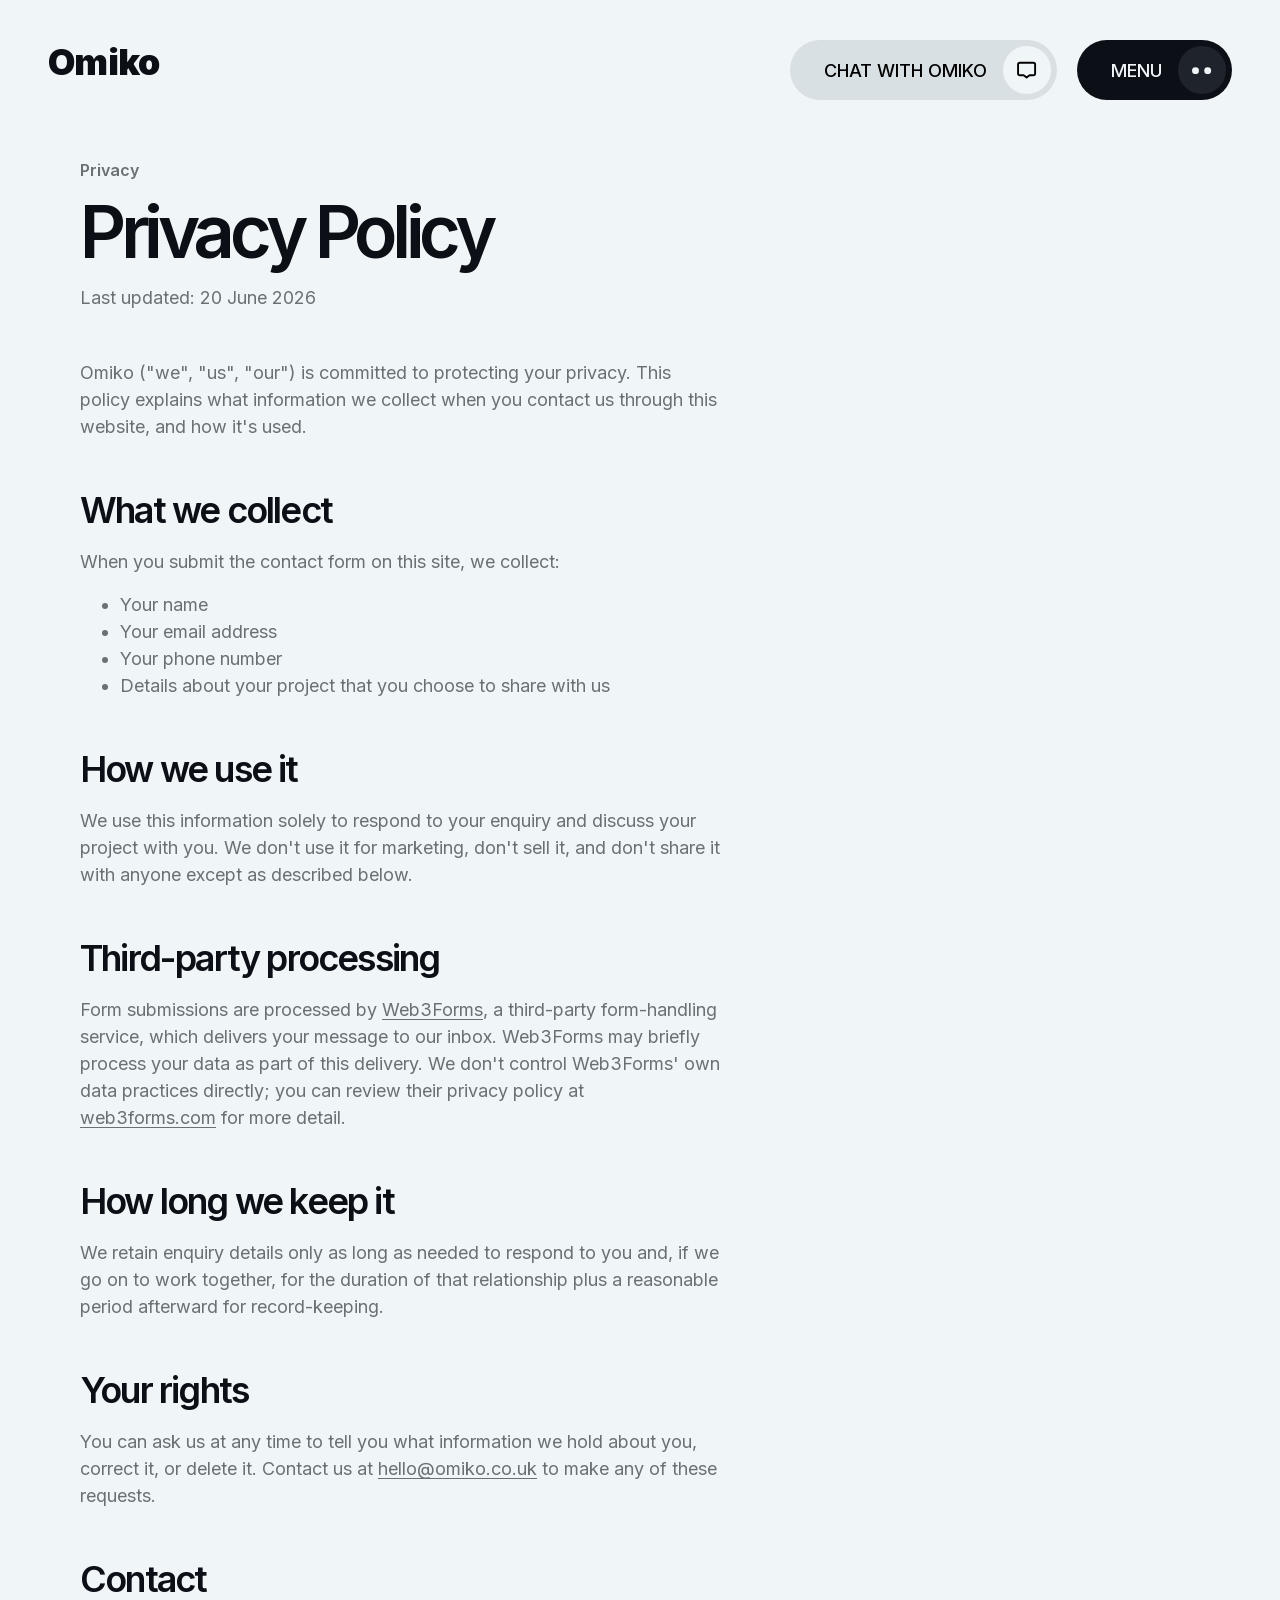
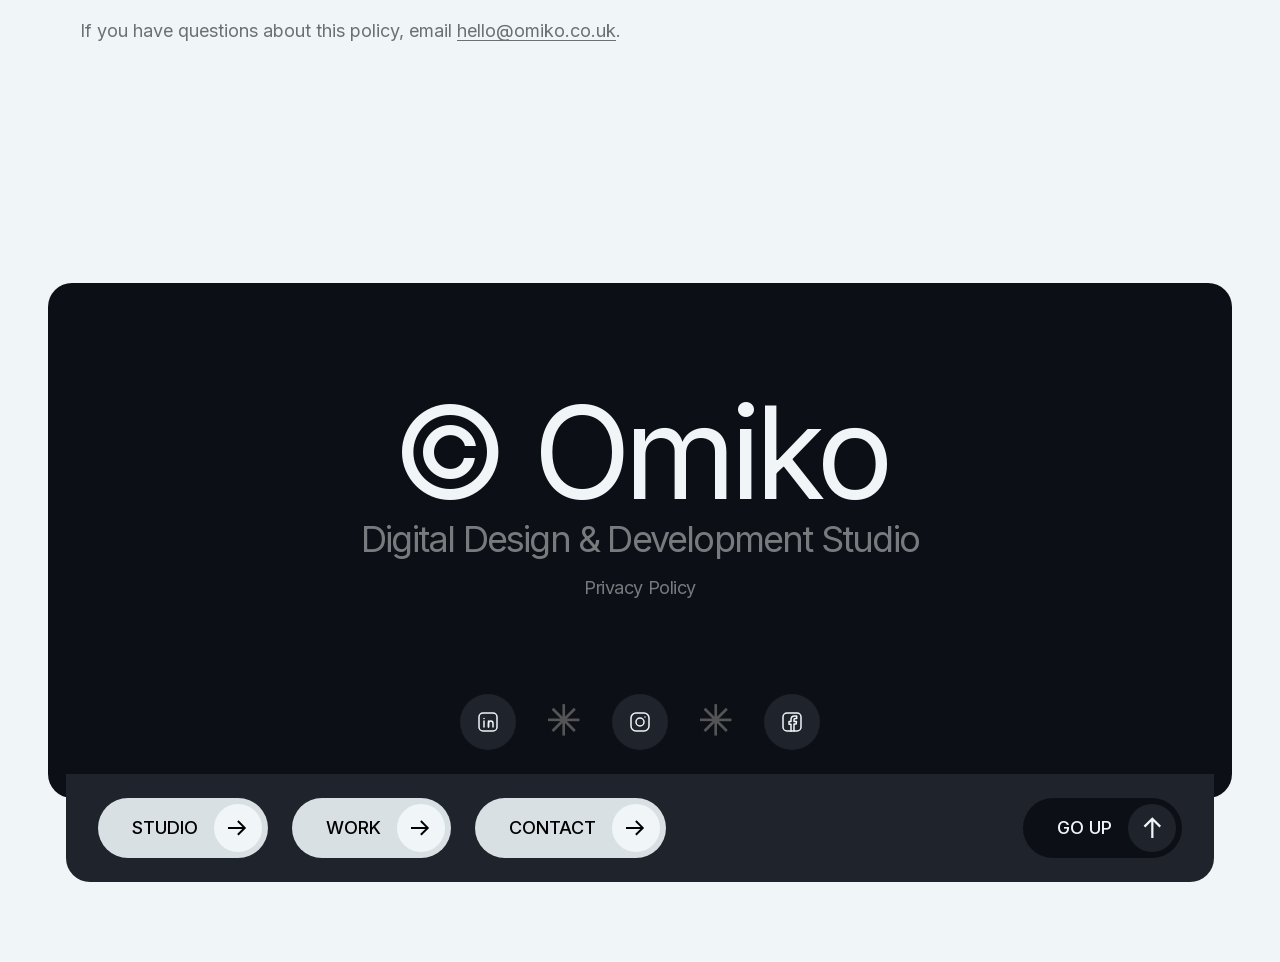
<file: privacy.html>
<!DOCTYPE html>
<html lang="en">
<head>
<meta charset="utf-8" />
<meta name="viewport" content="width=device-width, initial-scale=1" />
<title>Privacy Policy — Omiko</title>
<meta name="description" content="Omiko's privacy policy: how we collect, use, and protect your information." />
<link rel="canonical" href="https://omiko.co.uk/privacy.html" />
<meta property="og:title" content="Privacy Policy — Omiko" />
<meta property="og:description" content="Omiko's privacy policy: how we collect, use, and protect your information." />
<meta property="og:url" content="https://omiko.co.uk/privacy.html" />
<meta property="og:type" content="website" />
<!-- TODO: add og:image once a 1200x630 share image is created -->
<meta name="twitter:card" content="summary_large_image" />
<meta name="twitter:title" content="Privacy Policy — Omiko" />
<meta name="twitter:description" content="Omiko's privacy policy: how we collect, use, and protect your information." />
<link rel="icon" href="favicon.ico" />
<link rel="stylesheet" href="styles.css" />
</head>
<body>

<a class="skip-link" href="#main-content">Skip to content</a>

<header class="site-header">
  <a class="brand" href="index.html" aria-label="Omiko home">
    <span class="brand-logo">Omiko</span>
  </a>

  <div class="header-actions">
    <a class="pill pill-light" href="contact.html">
      <span class="pill-label">Chat with Omiko</span>
      <span class="pill-icon">
        <svg viewBox="0 0 18 17" fill="none" xmlns="http://www.w3.org/2000/svg">
          <path d="M1 3.26215C1 2.33911 1.79594 1.59084 2.77778 1.59084L15.2222 1.59082C16.2041 1.59082 17 2.33909 17 3.26213V11.6485C17 12.5716 16.2041 13.3198 15.2222 13.3199L11.9989 13.3199C11.7918 13.3199 11.5912 13.3878 11.4318 13.512L8.9962 15.409L6.59291 13.5151C6.43287 13.389 6.23071 13.3199 6.02188 13.3199H2.77778C1.79594 13.3199 1 12.5716 1 11.6486L1 3.26215Z" stroke="currentColor" stroke-width="1.77778" stroke-linejoin="round"/>
        </svg>
      </span>
    </a>

    <button class="pill pill-dark menu-toggle" aria-expanded="false" aria-controls="site-menu" type="button">
      <span class="pill-label">Menu</span>
      <span class="pill-icon pill-icon-dots">
        <svg viewBox="0 0 14 6" fill="none" xmlns="http://www.w3.org/2000/svg">
          <circle cx="11.4517" cy="3.41264" r="2.54545" fill="currentColor"/>
          <circle cx="2.54545" cy="3.41264" r="2.54545" fill="currentColor"/>
        </svg>
      </span>
    </button>
  </div>
</header>

<nav id="site-menu" class="site-menu" aria-hidden="true" inert>
  <a class="site-menu-link" href="index.html">
    <span class="site-menu-link-icon">
      <svg viewBox="0 0 16 13" fill="none" xmlns="http://www.w3.org/2000/svg">
        <path d="M8.21645 0.833984L13.9687 6.58827L8.21645 12.3426M-0.00111653 6.58827L13.5579 6.58829" stroke="currentColor" stroke-width="1.64351"/>
      </svg>
    </span>
    Home
  </a>
  <a class="site-menu-link" href="studio.html">
    <span class="site-menu-link-icon">
      <svg viewBox="0 0 16 13" fill="none" xmlns="http://www.w3.org/2000/svg">
        <path d="M8.21645 0.833984L13.9687 6.58827L8.21645 12.3426M-0.00111653 6.58827L13.5579 6.58829" stroke="currentColor" stroke-width="1.64351"/>
      </svg>
    </span>
    Studio
  </a>
  <a class="site-menu-link" href="work.html">
    <span class="site-menu-link-icon">
      <svg viewBox="0 0 16 13" fill="none" xmlns="http://www.w3.org/2000/svg">
        <path d="M8.21645 0.833984L13.9687 6.58827L8.21645 12.3426M-0.00111653 6.58827L13.5579 6.58829" stroke="currentColor" stroke-width="1.64351"/>
      </svg>
    </span>
    Work
  </a>
  <a class="site-menu-link" href="contact.html">
    <span class="site-menu-link-icon">
      <svg viewBox="0 0 16 13" fill="none" xmlns="http://www.w3.org/2000/svg">
        <path d="M8.21645 0.833984L13.9687 6.58827L8.21645 12.3426M-0.00111653 6.58827L13.5579 6.58829" stroke="currentColor" stroke-width="1.64351"/>
      </svg>
    </span>
    Contact
  </a>
</nav>

<main id="main-content">
  <section class="legal-section">
    <div class="section-intro" data-reveal>
      <h2 class="eyebrow">Privacy</h2>
      <h1 class="section-headline">Privacy Policy</h1>
      <p class="section-subhead">Last updated: 20 June 2026</p>
    </div>

    <p class="section-subhead" data-reveal>Omiko ("we", "us", "our") is committed to protecting your privacy. This policy explains what information we collect when you contact us through this website, and how it's used.</p>

    <div class="section-intro" data-reveal>
      <h2 class="legal-heading">What we collect</h2>
      <p class="section-subhead">When you submit the contact form on this site, we collect:</p>
      <ul class="section-subhead">
        <li>Your name</li>
        <li>Your email address</li>
        <li>Your phone number</li>
        <li>Details about your project that you choose to share with us</li>
      </ul>
    </div>

    <div class="section-intro" data-reveal>
      <h2 class="legal-heading">How we use it</h2>
      <p class="section-subhead">We use this information solely to respond to your enquiry and discuss your project with you. We don't use it for marketing, don't sell it, and don't share it with anyone except as described below.</p>
    </div>

    <div class="section-intro" data-reveal>
      <h2 class="legal-heading">Third-party processing</h2>
      <p class="section-subhead">Form submissions are processed by <a href="https://web3forms.com/" target="_blank" rel="noreferrer noopener">Web3Forms</a>, a third-party form-handling service, which delivers your message to our inbox. Web3Forms may briefly process your data as part of this delivery. We don't control Web3Forms' own data practices directly; you can review their privacy policy at <a href="https://web3forms.com/" target="_blank" rel="noreferrer noopener">web3forms.com</a> for more detail.</p>
    </div>

    <div class="section-intro" data-reveal>
      <h2 class="legal-heading">How long we keep it</h2>
      <p class="section-subhead">We retain enquiry details only as long as needed to respond to you and, if we go on to work together, for the duration of that relationship plus a reasonable period afterward for record-keeping.</p>
    </div>

    <div class="section-intro" data-reveal>
      <h2 class="legal-heading">Your rights</h2>
      <p class="section-subhead">You can ask us at any time to tell you what information we hold about you, correct it, or delete it. Contact us at <a href="mailto:hello@omiko.co.uk">hello@omiko.co.uk</a> to make any of these requests.</p>
    </div>

    <div class="section-intro" data-reveal>
      <h2 class="legal-heading">Contact</h2>
      <p class="section-subhead">If you have questions about this policy, email <a href="mailto:hello@omiko.co.uk">hello@omiko.co.uk</a>.</p>
    </div>
  </section>
</main>

<footer class="site-footer">
  <span class="footer-wordmark">Omiko</span>

  <div class="footer-panel">
    <span class="footer-copyright">© Omiko</span>
    <span class="footer-tagline">Digital Design &amp; Development Studio</span>
    <a class="footer-privacy-link" href="privacy.html">Privacy Policy</a>

    <div class="footer-socials">
      <!-- TODO: replace # with real social URLs before launch -->
      <a class="social-icon" target="_blank" rel="noreferrer noopener" aria-label="Omiko on LinkedIn" href="#">
        <svg viewBox="0 0 24 24" fill="none" stroke="currentColor" stroke-width="1.5" stroke-linecap="round" stroke-linejoin="round" xmlns="http://www.w3.org/2000/svg">
          <rect x="3" y="3" width="18" height="18" rx="4"/>
          <circle cx="8" cy="8.5" r="0.75" fill="currentColor" stroke="none"/>
          <path d="M8 11v6"/>
          <path d="M12.5 17v-3.5c0-1.4 1-2.5 2.25-2.5S17 12.1 17 13.5V17"/>
          <path d="M12.5 17v-6"/>
        </svg>
      </a>

      <span class="social-spacer">
        <svg viewBox="0 0 28 28" fill="none" xmlns="http://www.w3.org/2000/svg">
          <path d="M13.7305 27.6524V13.7461" stroke="currentColor" stroke-width="2.29967" stroke-miterlimit="10"/>
          <path d="M4.00781 23.6051L13.838 13.7715" stroke="currentColor" stroke-width="2.29967" stroke-miterlimit="10"/>
          <path d="M0 13.8594H13.9015" stroke="currentColor" stroke-width="2.29967" stroke-miterlimit="10"/>
          <path d="M4.04688 4.12305L13.8757 13.9567" stroke="currentColor" stroke-width="2.29967" stroke-miterlimit="10"/>
          <path d="M13.7812 0.107422V14.0137" stroke="currentColor" stroke-width="2.29967" stroke-miterlimit="10"/>
          <path d="M23.506 4.1543L13.6758 13.9866" stroke="currentColor" stroke-width="2.29967" stroke-miterlimit="10"/>
          <path d="M27.5265 13.9004H13.625" stroke="currentColor" stroke-width="2.29967" stroke-miterlimit="10"/>
          <path d="M23.4812 23.6364L13.6523 13.8027" stroke="currentColor" stroke-width="2.29967" stroke-miterlimit="10"/>
        </svg>
      </span>

      <a class="social-icon" target="_blank" rel="noreferrer noopener" aria-label="Omiko on Instagram" href="#">
        <svg viewBox="0 0 24 24" fill="none" stroke="currentColor" stroke-width="1.5" stroke-linecap="round" stroke-linejoin="round" xmlns="http://www.w3.org/2000/svg">
          <rect x="3" y="3" width="18" height="18" rx="5"/>
          <circle cx="12" cy="12" r="4"/>
          <circle cx="17" cy="7" r="0.75" fill="currentColor" stroke="none"/>
        </svg>
      </a>

      <span class="social-spacer">
        <svg viewBox="0 0 28 28" fill="none" xmlns="http://www.w3.org/2000/svg">
          <path d="M13.7305 27.6524V13.7461" stroke="currentColor" stroke-width="2.29967" stroke-miterlimit="10"/>
          <path d="M4.00781 23.6051L13.838 13.7715" stroke="currentColor" stroke-width="2.29967" stroke-miterlimit="10"/>
          <path d="M0 13.8594H13.9015" stroke="currentColor" stroke-width="2.29967" stroke-miterlimit="10"/>
          <path d="M4.04688 4.12305L13.8757 13.9567" stroke="currentColor" stroke-width="2.29967" stroke-miterlimit="10"/>
          <path d="M13.7812 0.107422V14.0137" stroke="currentColor" stroke-width="2.29967" stroke-miterlimit="10"/>
          <path d="M23.506 4.1543L13.6758 13.9866" stroke="currentColor" stroke-width="2.29967" stroke-miterlimit="10"/>
          <path d="M27.5265 13.9004H13.625" stroke="currentColor" stroke-width="2.29967" stroke-miterlimit="10"/>
          <path d="M23.4812 23.6364L13.6523 13.8027" stroke="currentColor" stroke-width="2.29967" stroke-miterlimit="10"/>
        </svg>
      </span>

      <a class="social-icon" target="_blank" rel="noreferrer noopener" aria-label="Omiko on Facebook" href="#">
        <svg viewBox="0 0 24 24" fill="none" stroke="currentColor" stroke-width="1.5" stroke-linecap="round" stroke-linejoin="round" xmlns="http://www.w3.org/2000/svg">
          <rect x="3" y="3" width="18" height="18" rx="4"/>
          <path d="M14 21v-7h2.2l.3-2.6H14v-1.7c0-.75.2-1.3 1.3-1.3H16.7V6.1c-.25 0-1.1-.1-2.1-.1-2.1 0-3.6 1.3-3.6 3.6v2H9v2.6h2v7"/>
        </svg>
      </a>
    </div>
  </div>

  <div class="footer-extension">
    <nav class="footer-nav">
      <a class="pill pill-light" href="studio.html">
        <span class="pill-label">Studio</span>
        <span class="pill-icon">
          <svg viewBox="0 0 16 13" fill="none" xmlns="http://www.w3.org/2000/svg">
            <path d="M8.21645 0.833984L13.9687 6.58827L8.21645 12.3426M-0.00111653 6.58827L13.5579 6.58829" stroke="#F0F6F8" stroke-width="1.64351"/>
          </svg>
        </span>
      </a>

      <a class="pill pill-light" href="work.html">
        <span class="pill-label">Work</span>
        <span class="pill-icon">
          <svg viewBox="0 0 16 13" fill="none" xmlns="http://www.w3.org/2000/svg">
            <path d="M8.21645 0.833984L13.9687 6.58827L8.21645 12.3426M-0.00111653 6.58827L13.5579 6.58829" stroke="#F0F6F8" stroke-width="1.64351"/>
          </svg>
        </span>
      </a>

      <a class="pill pill-light" href="contact.html">
        <span class="pill-label">Contact</span>
        <span class="pill-icon">
          <svg viewBox="0 0 16 13" fill="none" xmlns="http://www.w3.org/2000/svg">
            <path d="M8.21645 0.833984L13.9687 6.58827L8.21645 12.3426M-0.00111653 6.58827L13.5579 6.58829" stroke="#F0F6F8" stroke-width="1.64351"/>
          </svg>
        </span>
      </a>
    </nav>

    <div class="footer-extension-right">
      <a class="pill pill-dark footer-chat" href="contact.html">
        <span class="pill-label">Chat with Omiko</span>
        <span class="pill-icon">
          <svg viewBox="0 0 18 17" fill="none" xmlns="http://www.w3.org/2000/svg">
            <path d="M1 3.26215C1 2.33911 1.79594 1.59084 2.77778 1.59084L15.2222 1.59082C16.2041 1.59082 17 2.33909 17 3.26213V11.6485C17 12.5716 16.2041 13.3198 15.2222 13.3199L11.9989 13.3199C11.7918 13.3199 11.5912 13.3878 11.4318 13.512L8.9962 15.409L6.59291 13.5151C6.43287 13.389 6.23071 13.3199 6.02188 13.3199H2.77778C1.79594 13.3199 1 12.5716 1 11.6486L1 3.26215Z" stroke="currentColor" stroke-width="1.77778" stroke-linejoin="round"/>
          </svg>
        </span>
      </a>

      <button class="pill pill-dark footer-go-up" type="button">
        <span class="pill-label">Go up</span>
        <span class="pill-icon">
          <svg class="icon-swap-out" viewBox="0 0 14 16" fill="none" xmlns="http://www.w3.org/2000/svg">
            <path d="M1.49219 7.02383L7.24447 1.26953L12.9968 7.02383M7.24447 15.2443L7.24449 1.68055" stroke="currentColor" stroke-width="1.64351"/>
          </svg>
          <svg class="icon-swap-in" viewBox="0 0 14 16" fill="none" xmlns="http://www.w3.org/2000/svg">
            <path d="M1.49219 7.02383L7.24447 1.26953L12.9968 7.02383M7.24447 15.2443L7.24449 1.68055" stroke="currentColor" stroke-width="1.64351"/>
          </svg>
        </span>
      </button>
    </div>
  </div>
</footer>

<script src="script.js"></script>
</body>
</html>
</file>
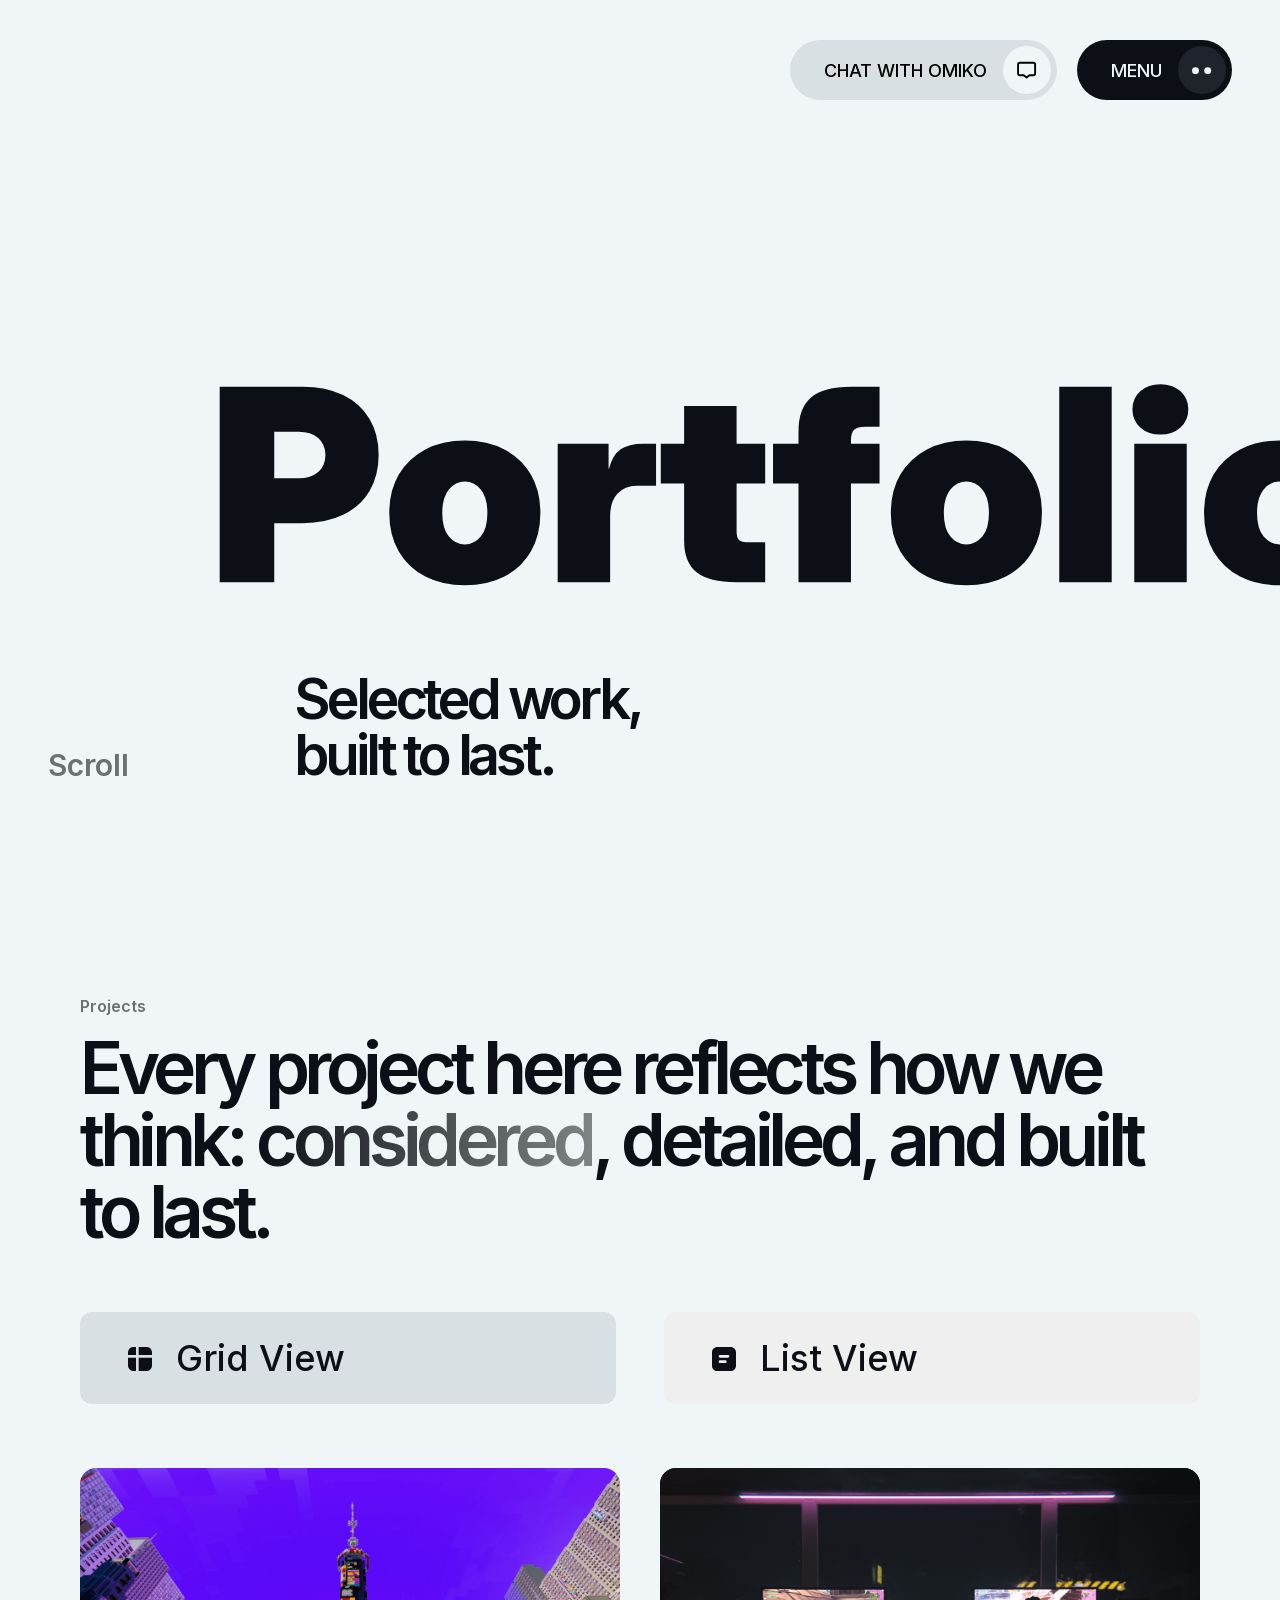
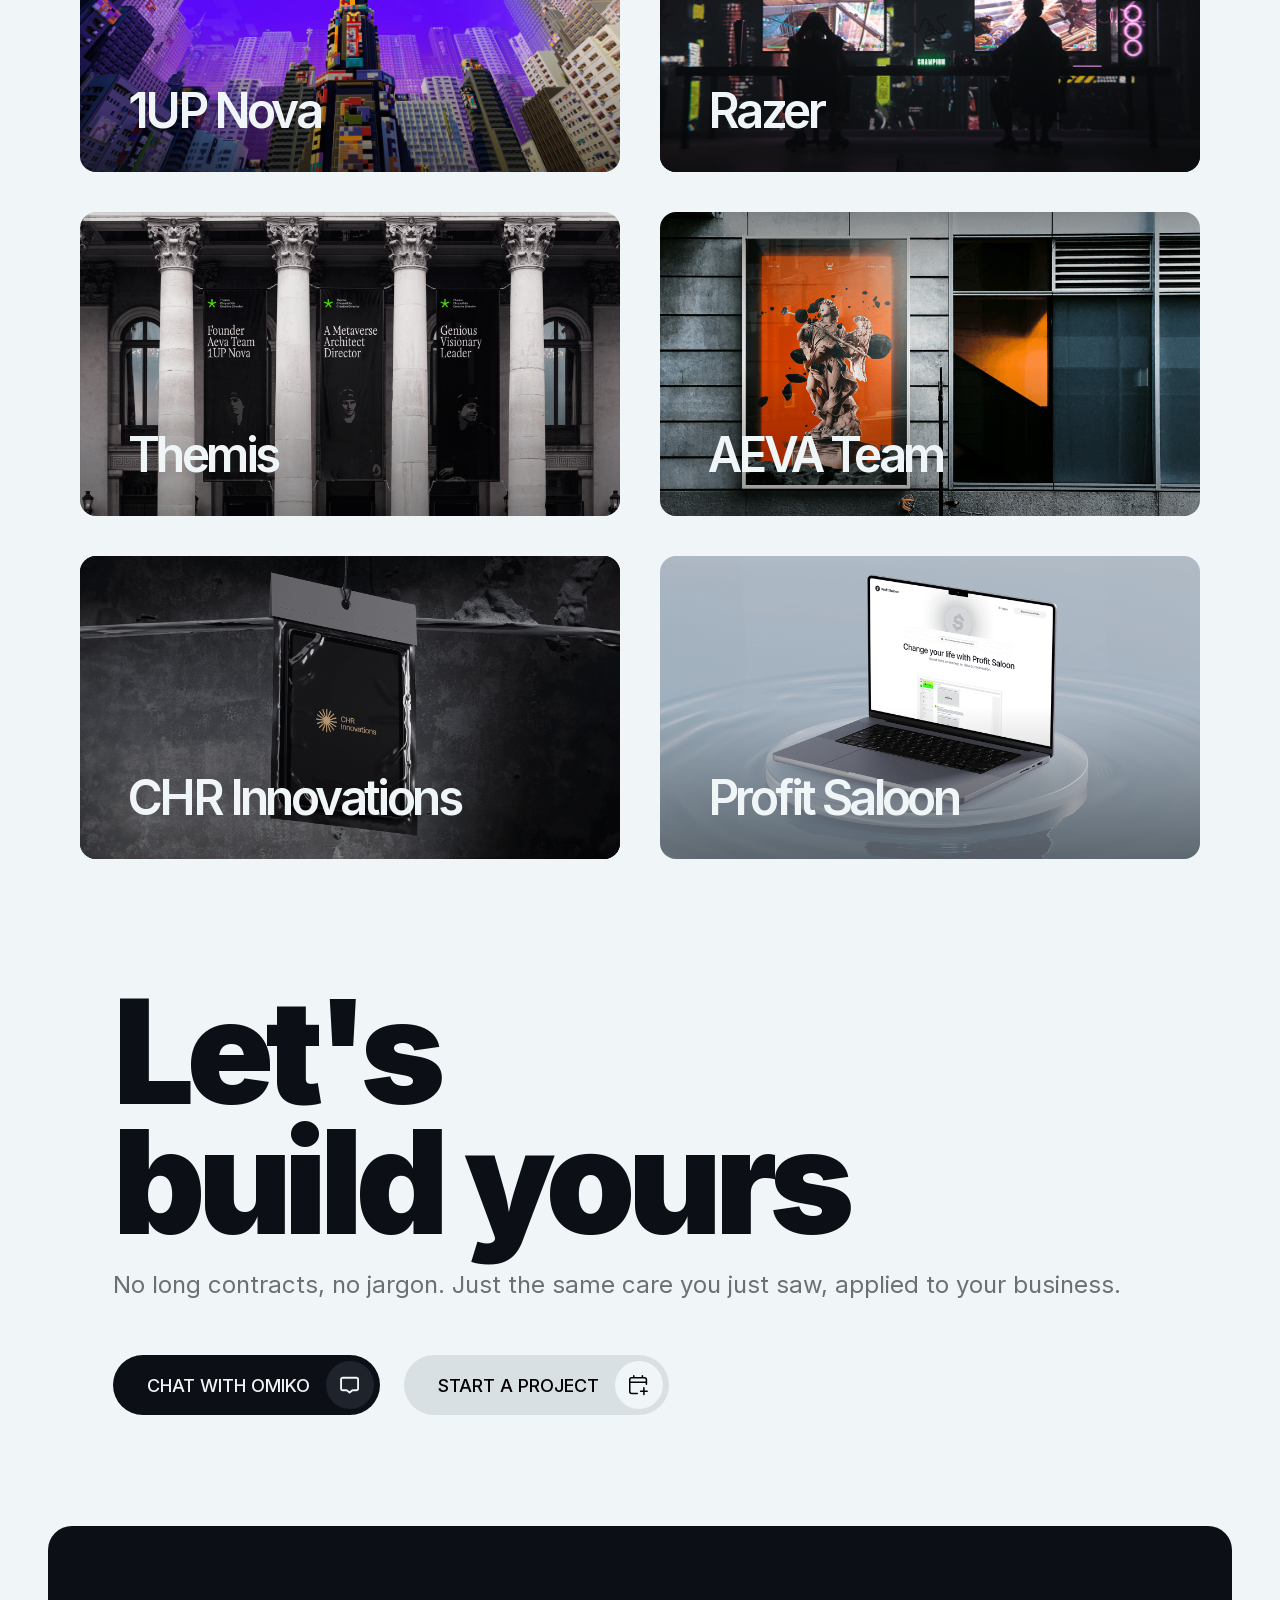
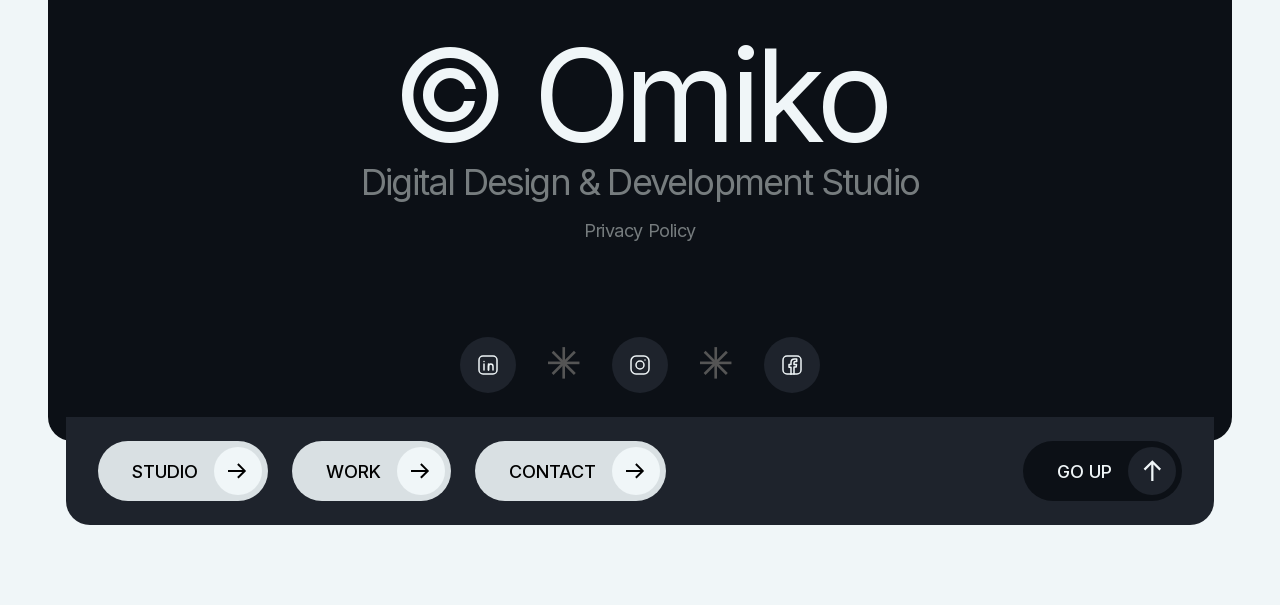
<file: work.html>
<!DOCTYPE html>
<html lang="en">
<head>
<meta charset="utf-8" />
<meta name="viewport" content="width=device-width, initial-scale=1" />
<title>Work — Omiko</title>
<meta name="description" content="See the projects Omiko has designed and built: considered, detailed, and built to last." />
<link rel="canonical" href="https://omiko.co.uk/work.html" />
<meta property="og:title" content="Work — Omiko" />
<meta property="og:description" content="See the projects Omiko has designed and built: considered, detailed, and built to last." />
<meta property="og:url" content="https://omiko.co.uk/work.html" />
<meta property="og:type" content="website" />
<!-- TODO: add og:image once a 1200x630 share image is created -->
<meta name="twitter:card" content="summary_large_image" />
<meta name="twitter:title" content="Work — Omiko" />
<meta name="twitter:description" content="See the projects Omiko has designed and built: considered, detailed, and built to last." />
<link rel="icon" href="favicon.ico" />
<link rel="stylesheet" href="styles.css" />
</head>
<body>

<a class="skip-link" href="#main-content">Skip to content</a>

<header class="site-header">
  <a class="brand" href="index.html" aria-label="Omiko home">
    <span class="brand-logo">Omiko</span>
  </a>

  <div class="header-actions">
    <a class="pill pill-light" href="contact.html">
      <span class="pill-label">Chat with Omiko</span>
      <span class="pill-icon">
        <svg viewBox="0 0 18 17" fill="none" xmlns="http://www.w3.org/2000/svg">
          <path d="M1 3.26215C1 2.33911 1.79594 1.59084 2.77778 1.59084L15.2222 1.59082C16.2041 1.59082 17 2.33909 17 3.26213V11.6485C17 12.5716 16.2041 13.3198 15.2222 13.3199L11.9989 13.3199C11.7918 13.3199 11.5912 13.3878 11.4318 13.512L8.9962 15.409L6.59291 13.5151C6.43287 13.389 6.23071 13.3199 6.02188 13.3199H2.77778C1.79594 13.3199 1 12.5716 1 11.6486L1 3.26215Z" stroke="currentColor" stroke-width="1.77778" stroke-linejoin="round"/>
        </svg>
      </span>
    </a>

    <button class="pill pill-dark menu-toggle" aria-expanded="false" aria-controls="site-menu" type="button">
      <span class="pill-label">Menu</span>
      <span class="pill-icon pill-icon-dots">
        <svg viewBox="0 0 14 6" fill="none" xmlns="http://www.w3.org/2000/svg">
          <circle cx="11.4517" cy="3.41264" r="2.54545" fill="currentColor"/>
          <circle cx="2.54545" cy="3.41264" r="2.54545" fill="currentColor"/>
        </svg>
      </span>
    </button>
  </div>
</header>

<nav id="site-menu" class="site-menu" aria-hidden="true" inert>
  <a class="site-menu-link" href="index.html">
    <span class="site-menu-link-icon">
      <svg viewBox="0 0 16 13" fill="none" xmlns="http://www.w3.org/2000/svg">
        <path d="M8.21645 0.833984L13.9687 6.58827L8.21645 12.3426M-0.00111653 6.58827L13.5579 6.58829" stroke="currentColor" stroke-width="1.64351"/>
      </svg>
    </span>
    Home
  </a>
  <a class="site-menu-link" href="studio.html">
    <span class="site-menu-link-icon">
      <svg viewBox="0 0 16 13" fill="none" xmlns="http://www.w3.org/2000/svg">
        <path d="M8.21645 0.833984L13.9687 6.58827L8.21645 12.3426M-0.00111653 6.58827L13.5579 6.58829" stroke="currentColor" stroke-width="1.64351"/>
      </svg>
    </span>
    Studio
  </a>
  <a class="site-menu-link" href="work.html">
    <span class="site-menu-link-icon">
      <svg viewBox="0 0 16 13" fill="none" xmlns="http://www.w3.org/2000/svg">
        <path d="M8.21645 0.833984L13.9687 6.58827L8.21645 12.3426M-0.00111653 6.58827L13.5579 6.58829" stroke="currentColor" stroke-width="1.64351"/>
      </svg>
    </span>
    Work
  </a>
  <a class="site-menu-link" href="contact.html">
    <span class="site-menu-link-icon">
      <svg viewBox="0 0 16 13" fill="none" xmlns="http://www.w3.org/2000/svg">
        <path d="M8.21645 0.833984L13.9687 6.58827L8.21645 12.3426M-0.00111653 6.58827L13.5579 6.58829" stroke="currentColor" stroke-width="1.64351"/>
      </svg>
    </span>
    Contact
  </a>
</nav>

<main id="main-content">
  <section class="work-hero">
    <div class="hero-copy work-hero-copy">
      <span class="hero-wordmark-svg work-hero-wordmark" style="transform: translateX(var(--work-wordmark-offset))" aria-hidden="true">
        <svg viewBox="0 -1984 8783 2478" xmlns="http://www.w3.org/2000/svg">
          <path fill="currentColor" d="M80 0V-1490H713Q891 -1490 1021 -1426.5Q1151 -1363 1221.5 -1246.5Q1292 -1130 1292 -970Q1292 -811 1221.5 -694Q1151 -577 1021 -513.5Q891 -450 713 -450H496V0ZM496 -792H682Q776 -792 831 -840Q886 -888 886 -970Q886 -1052 831 -1100Q776 -1148 682 -1148H496Z M1949 24Q1778 24 1648 -43.5Q1518 -111 1445.5 -235Q1373 -359 1373 -528Q1373 -697 1445.5 -820.5Q1518 -944 1648 -1012Q1778 -1080 1949 -1080Q2121 -1080 2250.5 -1012Q2380 -944 2452.5 -820.5Q2525 -697 2525 -528Q2525 -359 2452.5 -235Q2380 -111 2250.5 -43.5Q2121 24 1949 24ZM1949 -288Q2020 -288 2070.5 -348.5Q2121 -409 2121 -528Q2121 -647 2070.5 -707.5Q2020 -768 1949 -768Q1878 -768 1827.5 -707.5Q1777 -647 1777 -528Q1777 -409 1827.5 -348.5Q1878 -288 1949 -288Z M2657 0V-1056H3045V-864H3047Q3076 -971 3137 -1013.5Q3198 -1056 3307 -1056H3407V-736H3261Q3167 -736 3112 -674Q3057 -612 3057 -506V0Z M4239 -1056V-752H4021V-386Q4021 -339 4039.5 -321.5Q4058 -304 4113 -304H4239V0H4019Q3811 0 3716 -75.5Q3621 -151 3621 -316V-752H3443V-1056H3621V-1344H4021V-1056Z M5111 -1056V-752H4893V0H4493V-752H4299V-1056H4493V-1150Q4493 -1327 4588.5 -1408.5Q4684 -1490 4891 -1490H5111V-1186H5001Q4942 -1186 4917.5 -1162Q4893 -1138 4893 -1080V-1056Z M5773 24Q5602 24 5472 -43.5Q5342 -111 5269.5 -235Q5197 -359 5197 -528Q5197 -697 5269.5 -820.5Q5342 -944 5472 -1012Q5602 -1080 5773 -1080Q5945 -1080 6074.5 -1012Q6204 -944 6276.5 -820.5Q6349 -697 6349 -528Q6349 -359 6276.5 -235Q6204 -111 6074.5 -43.5Q5945 24 5773 24ZM5773 -288Q5844 -288 5894.5 -348.5Q5945 -409 5945 -528Q5945 -647 5894.5 -707.5Q5844 -768 5773 -768Q5702 -768 5651.5 -707.5Q5601 -647 5601 -528Q5601 -409 5651.5 -348.5Q5702 -288 5773 -288Z M6881 -1490V0H6481V-1490Z M7053 0V-1056H7453V0ZM7252 -1126Q7158 -1126 7098.5 -1180Q7039 -1234 7039 -1319Q7039 -1403 7098.5 -1456.5Q7158 -1510 7252 -1510Q7346 -1510 7405.5 -1456.5Q7465 -1403 7465 -1319Q7465 -1234 7405.5 -1180Q7346 -1126 7252 -1126Z M8161 24Q7990 24 7860 -43.5Q7730 -111 7657.5 -235Q7585 -359 7585 -528Q7585 -697 7657.5 -820.5Q7730 -944 7860 -1012Q7990 -1080 8161 -1080Q8333 -1080 8462.5 -1012Q8592 -944 8664.5 -820.5Q8737 -697 8737 -528Q8737 -359 8664.5 -235Q8592 -111 8462.5 -43.5Q8333 24 8161 24ZM8161 -288Q8232 -288 8282.5 -348.5Q8333 -409 8333 -528Q8333 -647 8282.5 -707.5Q8232 -768 8161 -768Q8090 -768 8039.5 -707.5Q7989 -647 7989 -528Q7989 -409 8039.5 -348.5Q8090 -288 8161 -288Z"/>
        </svg>
      </span>

      <h1 class="hero-tagline work-hero-tagline">Selected work, <br />built to last.</h1>
    </div>

    <span class="scroll-indicator work-scroll-indicator">Scroll</span>
  </section>

  <section class="work">
    <div class="section-intro" data-reveal>
      <h2 class="eyebrow">Projects</h2>
      <p class="section-headline">Every project here reflects how we think: <span class="highlight-word">considered</span>, detailed, and built to last.</p>
    </div>

    <div class="view-toggle" role="group" aria-label="View layout">
      <button class="view-toggle-btn is-active" type="button" data-view="grid" aria-pressed="true">
        <span class="view-toggle-icon">
          <svg viewBox="0 0 261 261" fill="none" xmlns="http://www.w3.org/2000/svg">
            <path d="M116 5.67381e-06H177.499C189.171 -0.000167635 198.804 -0.00031065 206.651 0.640832C214.802 1.30675 222.294 2.73593 229.331 6.32165C240.245 11.8823 249.118 20.7552 254.678 31.6686C258.264 38.7059 259.693 46.1981 260.359 54.3485C261 62.1958 261 71.8289 261 83.5008V87H116V5.67381e-06Z" fill="currentColor"/>
            <path d="M87 5.67381e-06H83.5012C71.8293 -0.000167635 62.1958 -0.00031065 54.3485 0.640832C46.1981 1.30675 38.7059 2.73593 31.6686 6.32165C20.7552 11.8823 11.8823 20.7552 6.32165 31.6686C2.73593 38.7059 1.30675 46.1981 0.640832 54.3485C-0.00031065 62.1958 -0.000167635 71.8288 5.67381e-06 83.5007V87H87V5.67381e-06Z" fill="currentColor"/>
            <path d="M5.67381e-06 116V177.499C-0.000167635 189.171 -0.00031065 198.804 0.640832 206.651C1.30675 214.802 2.73593 222.294 6.32165 229.331C11.8823 240.245 20.7552 249.118 31.6686 254.678C38.7059 258.264 46.1981 259.693 54.3485 260.359C62.1958 261 71.8289 261 83.5008 261L87 261V116H5.67381e-06Z" fill="currentColor"/>
            <path d="M116 261L177.499 261C189.171 261 198.804 261 206.651 260.359C214.802 259.693 222.294 258.264 229.331 254.678C240.245 249.118 249.118 240.245 254.678 229.331C258.264 222.294 259.693 214.802 260.359 206.651C261 198.804 261 189.171 261 177.499V116H116V261Z" fill="currentColor"/>
          </svg>
        </span>
        Grid View
      </button>

      <button class="view-toggle-btn" type="button" data-view="list" aria-pressed="false">
        <span class="view-toggle-icon">
          <svg viewBox="0 0 261 261" fill="none" xmlns="http://www.w3.org/2000/svg">
            <path fill-rule="evenodd" clip-rule="evenodd" d="M0 58C0 25.9675 25.9675 0 58 0H203C235.033 0 261 25.9675 261 58V203C261 235.033 235.033 261 203 261H58C25.9675 261 0 235.033 0 203V58ZM72.5 159.5C72.5 151.492 78.9919 145 87 145H145C153.008 145 159.5 151.492 159.5 159.5C159.5 167.508 153.008 174 145 174H87C78.9919 174 72.5 167.508 72.5 159.5ZM87 87C78.9919 87 72.5 93.4919 72.5 101.5C72.5 109.508 78.9919 116 87 116H174C182.008 116 188.5 109.508 188.5 101.5C188.5 93.4919 182.008 87 174 87H87Z" fill="currentColor"/>
          </svg>
        </span>
        List View
      </button>
    </div>

    <div class="work-grid">
      <a class="work-card" href="work/1up-nova.html" data-reveal>
        <img src="images/work-1up-nova.png" alt="Voxel-style illustrated cityscape for 1UP Nova's gaming community platform" />
        <div class="work-card-scrim"></div>
        <div class="work-card-title">
          <span class="work-card-arrow">
            <svg viewBox="0 0 271 226" fill="none" xmlns="http://www.w3.org/2000/svg">
              <path fill-rule="evenodd" clip-rule="evenodd" d="M271 113L157.575 226L136.762 205.265L214.658 127.662L-8.66836e-06 127.662V98.338L214.657 98.338L136.763 20.7349L157.575 0L271 113Z" fill="currentColor"/>
            </svg>
          </span>
          <h3>1UP Nova</h3>
        </div>
      </a>

      <a class="work-card" href="work/razer.html" data-reveal>
        <img src="images/work-razer.png" alt="Neon-lit gaming lounge screens, part of Razer's brand identity" />
        <div class="work-card-scrim"></div>
        <div class="work-card-title">
          <span class="work-card-arrow">
            <svg viewBox="0 0 271 226" fill="none" xmlns="http://www.w3.org/2000/svg">
              <path fill-rule="evenodd" clip-rule="evenodd" d="M271 113L157.575 226L136.762 205.265L214.658 127.662L-8.66836e-06 127.662V98.338L214.657 98.338L136.763 20.7349L157.575 0L271 113Z" fill="currentColor"/>
            </svg>
          </span>
          <h3>Razer</h3>
        </div>
      </a>

      <a class="work-card" href="work/themis.html" data-reveal>
        <img src="images/work-themis.png" alt="Classical building facade with leadership banners for Themis's rebrand" />
        <div class="work-card-scrim"></div>
        <div class="work-card-title">
          <span class="work-card-arrow">
            <svg viewBox="0 0 271 226" fill="none" xmlns="http://www.w3.org/2000/svg">
              <path fill-rule="evenodd" clip-rule="evenodd" d="M271 113L157.575 226L136.762 205.265L214.658 127.662L-8.66836e-06 127.662V98.338L214.657 98.338L136.763 20.7349L157.575 0L271 113Z" fill="currentColor"/>
            </svg>
          </span>
          <h3>Themis</h3>
        </div>
      </a>

      <a class="work-card" href="work/aeva-team.html" data-reveal>
        <img src="images/work-aeva-team.png" alt="Orange exhibition poster of a sculpture on a city street, part of AEVA Team's brand identity" />
        <div class="work-card-scrim"></div>
        <div class="work-card-title">
          <span class="work-card-arrow">
            <svg viewBox="0 0 271 226" fill="none" xmlns="http://www.w3.org/2000/svg">
              <path fill-rule="evenodd" clip-rule="evenodd" d="M271 113L157.575 226L136.762 205.265L214.658 127.662L-8.66836e-06 127.662V98.338L214.657 98.338L136.763 20.7349L157.575 0L271 113Z" fill="currentColor"/>
            </svg>
          </span>
          <h3>AEVA Team</h3>
        </div>
      </a>

      <a class="work-card" href="work/chr-innovations.html" data-reveal>
        <img src="images/work-chr-innovations.png" alt="Dark product package hanging in plastic wrap, branded with the CHR Innovations sunburst logo" />
        <div class="work-card-scrim"></div>
        <div class="work-card-title">
          <span class="work-card-arrow">
            <svg viewBox="0 0 271 226" fill="none" xmlns="http://www.w3.org/2000/svg">
              <path fill-rule="evenodd" clip-rule="evenodd" d="M271 113L157.575 226L136.762 205.265L214.658 127.662L-8.66836e-06 127.662V98.338L214.657 98.338L136.763 20.7349L157.575 0L271 113Z" fill="currentColor"/>
            </svg>
          </span>
          <h3>CHR Innovations</h3>
        </div>
      </a>

      <a class="work-card" href="work/profit-saloon.html" data-reveal>
        <img src="images/work-profit-saloon.png" alt="Laptop floating on water displaying the Profit Saloon website homepage" />
        <div class="work-card-scrim"></div>
        <div class="work-card-title">
          <span class="work-card-arrow">
            <svg viewBox="0 0 271 226" fill="none" xmlns="http://www.w3.org/2000/svg">
              <path fill-rule="evenodd" clip-rule="evenodd" d="M271 113L157.575 226L136.762 205.265L214.658 127.662L-8.66836e-06 127.662V98.338L214.657 98.338L136.763 20.7349L157.575 0L271 113Z" fill="currentColor"/>
            </svg>
          </span>
          <h3>Profit Saloon</h3>
        </div>
      </a>
    </div>
  </section>

  <section class="cta">
    <div class="cta-inner">
      <h2 class="cta-heading">
        <span class="cta-heading-line">Let's</span>
        <span class="cta-heading-line">build yours</span>
      </h2>

      <p class="cta-reassurance">No long contracts, no jargon. Just the same care you just saw, applied to your business.</p>

      <div class="cta-actions">
        <a class="pill pill-dark" href="contact.html">
          <span class="pill-label">Chat with Omiko</span>
          <span class="pill-icon">
            <svg viewBox="0 0 18 17" fill="none" xmlns="http://www.w3.org/2000/svg">
              <path d="M1 3.26215C1 2.33911 1.79594 1.59084 2.77778 1.59084L15.2222 1.59082C16.2041 1.59082 17 2.33909 17 3.26213V11.6485C17 12.5716 16.2041 13.3198 15.2222 13.3199L11.9989 13.3199C11.7918 13.3199 11.5912 13.3878 11.4318 13.512L8.9962 15.409L6.59291 13.5151C6.43287 13.389 6.23071 13.3199 6.02188 13.3199H2.77778C1.79594 13.3199 1 12.5716 1 11.6486L1 3.26215Z" stroke="currentColor" stroke-width="1.77778" stroke-linejoin="round"/>
            </svg>
          </span>
        </a>

        <a class="pill pill-light" href="contact.html#start-project">
          <span class="pill-label">Start a project</span>
          <span class="pill-icon">
            <svg viewBox="0 0 19 20" fill="none" xmlns="http://www.w3.org/2000/svg">
              <path d="M4.75 2.75H2.75C1.64543 2.75 0.75 3.64543 0.75 4.75V7.25M4.75 2.75H13.25M4.75 2.75V0.75M13.25 2.75H15.25C16.3546 2.75 17.25 3.64543 17.25 4.75V7.25M13.25 2.75V0.75M8.25 18.25H2.75C1.64543 18.25 0.75 17.3546 0.75 16.25V7.25M0.75 7.25H17.25M17.25 7.25V9.25M14.75 12.75V16M14.75 16V19.25M14.75 16H11.5M14.75 16H18" stroke="currentColor" stroke-width="1.5" stroke-linecap="round" stroke-linejoin="round"/>
            </svg>
          </span>
        </a>
      </div>
    </div>
  </section>
</main>

<footer class="site-footer">
  <span class="footer-wordmark">Omiko</span>

  <div class="footer-panel">
    <span class="footer-copyright">© Omiko</span>
    <span class="footer-tagline">Digital Design &amp; Development Studio</span>
    <a class="footer-privacy-link" href="privacy.html">Privacy Policy</a>

    <div class="footer-socials">
      <!-- TODO: replace # with real social URLs before launch -->
      <a class="social-icon" target="_blank" rel="noreferrer noopener" aria-label="Omiko on LinkedIn" href="#">
        <svg viewBox="0 0 24 24" fill="none" stroke="currentColor" stroke-width="1.5" stroke-linecap="round" stroke-linejoin="round" xmlns="http://www.w3.org/2000/svg">
          <rect x="3" y="3" width="18" height="18" rx="4"/>
          <circle cx="8" cy="8.5" r="0.75" fill="currentColor" stroke="none"/>
          <path d="M8 11v6"/>
          <path d="M12.5 17v-3.5c0-1.4 1-2.5 2.25-2.5S17 12.1 17 13.5V17"/>
          <path d="M12.5 17v-6"/>
        </svg>
      </a>

      <span class="social-spacer">
        <svg viewBox="0 0 28 28" fill="none" xmlns="http://www.w3.org/2000/svg">
          <path d="M13.7305 27.6524V13.7461" stroke="currentColor" stroke-width="2.29967" stroke-miterlimit="10"/>
          <path d="M4.00781 23.6051L13.838 13.7715" stroke="currentColor" stroke-width="2.29967" stroke-miterlimit="10"/>
          <path d="M0 13.8594H13.9015" stroke="currentColor" stroke-width="2.29967" stroke-miterlimit="10"/>
          <path d="M4.04688 4.12305L13.8757 13.9567" stroke="currentColor" stroke-width="2.29967" stroke-miterlimit="10"/>
          <path d="M13.7812 0.107422V14.0137" stroke="currentColor" stroke-width="2.29967" stroke-miterlimit="10"/>
          <path d="M23.506 4.1543L13.6758 13.9866" stroke="currentColor" stroke-width="2.29967" stroke-miterlimit="10"/>
          <path d="M27.5265 13.9004H13.625" stroke="currentColor" stroke-width="2.29967" stroke-miterlimit="10"/>
          <path d="M23.4812 23.6364L13.6523 13.8027" stroke="currentColor" stroke-width="2.29967" stroke-miterlimit="10"/>
        </svg>
      </span>

      <a class="social-icon" target="_blank" rel="noreferrer noopener" aria-label="Omiko on Instagram" href="#">
        <svg viewBox="0 0 24 24" fill="none" stroke="currentColor" stroke-width="1.5" stroke-linecap="round" stroke-linejoin="round" xmlns="http://www.w3.org/2000/svg">
          <rect x="3" y="3" width="18" height="18" rx="5"/>
          <circle cx="12" cy="12" r="4"/>
          <circle cx="17" cy="7" r="0.75" fill="currentColor" stroke="none"/>
        </svg>
      </a>

      <span class="social-spacer">
        <svg viewBox="0 0 28 28" fill="none" xmlns="http://www.w3.org/2000/svg">
          <path d="M13.7305 27.6524V13.7461" stroke="currentColor" stroke-width="2.29967" stroke-miterlimit="10"/>
          <path d="M4.00781 23.6051L13.838 13.7715" stroke="currentColor" stroke-width="2.29967" stroke-miterlimit="10"/>
          <path d="M0 13.8594H13.9015" stroke="currentColor" stroke-width="2.29967" stroke-miterlimit="10"/>
          <path d="M4.04688 4.12305L13.8757 13.9567" stroke="currentColor" stroke-width="2.29967" stroke-miterlimit="10"/>
          <path d="M13.7812 0.107422V14.0137" stroke="currentColor" stroke-width="2.29967" stroke-miterlimit="10"/>
          <path d="M23.506 4.1543L13.6758 13.9866" stroke="currentColor" stroke-width="2.29967" stroke-miterlimit="10"/>
          <path d="M27.5265 13.9004H13.625" stroke="currentColor" stroke-width="2.29967" stroke-miterlimit="10"/>
          <path d="M23.4812 23.6364L13.6523 13.8027" stroke="currentColor" stroke-width="2.29967" stroke-miterlimit="10"/>
        </svg>
      </span>

      <a class="social-icon" target="_blank" rel="noreferrer noopener" aria-label="Omiko on Facebook" href="#">
        <svg viewBox="0 0 24 24" fill="none" stroke="currentColor" stroke-width="1.5" stroke-linecap="round" stroke-linejoin="round" xmlns="http://www.w3.org/2000/svg">
          <rect x="3" y="3" width="18" height="18" rx="4"/>
          <path d="M14 21v-7h2.2l.3-2.6H14v-1.7c0-.75.2-1.3 1.3-1.3H16.7V6.1c-.25 0-1.1-.1-2.1-.1-2.1 0-3.6 1.3-3.6 3.6v2H9v2.6h2v7"/>
        </svg>
      </a>
    </div>
  </div>

  <div class="footer-extension">
    <nav class="footer-nav">
      <a class="pill pill-light" href="studio.html">
        <span class="pill-label">Studio</span>
        <span class="pill-icon">
          <svg viewBox="0 0 16 13" fill="none" xmlns="http://www.w3.org/2000/svg">
            <path d="M8.21645 0.833984L13.9687 6.58827L8.21645 12.3426M-0.00111653 6.58827L13.5579 6.58829" stroke="#F0F6F8" stroke-width="1.64351"/>
          </svg>
        </span>
      </a>

      <a class="pill pill-light" href="work.html">
        <span class="pill-label">Work</span>
        <span class="pill-icon">
          <svg viewBox="0 0 16 13" fill="none" xmlns="http://www.w3.org/2000/svg">
            <path d="M8.21645 0.833984L13.9687 6.58827L8.21645 12.3426M-0.00111653 6.58827L13.5579 6.58829" stroke="#F0F6F8" stroke-width="1.64351"/>
          </svg>
        </span>
      </a>

      <a class="pill pill-light" href="contact.html">
        <span class="pill-label">Contact</span>
        <span class="pill-icon">
          <svg viewBox="0 0 16 13" fill="none" xmlns="http://www.w3.org/2000/svg">
            <path d="M8.21645 0.833984L13.9687 6.58827L8.21645 12.3426M-0.00111653 6.58827L13.5579 6.58829" stroke="#F0F6F8" stroke-width="1.64351"/>
          </svg>
        </span>
      </a>
    </nav>

    <div class="footer-extension-right">
      <a class="pill pill-dark footer-chat" href="contact.html">
        <span class="pill-label">Chat with Omiko</span>
        <span class="pill-icon">
          <svg viewBox="0 0 18 17" fill="none" xmlns="http://www.w3.org/2000/svg">
            <path d="M1 3.26215C1 2.33911 1.79594 1.59084 2.77778 1.59084L15.2222 1.59082C16.2041 1.59082 17 2.33909 17 3.26213V11.6485C17 12.5716 16.2041 13.3198 15.2222 13.3199L11.9989 13.3199C11.7918 13.3199 11.5912 13.3878 11.4318 13.512L8.9962 15.409L6.59291 13.5151C6.43287 13.389 6.23071 13.3199 6.02188 13.3199H2.77778C1.79594 13.3199 1 12.5716 1 11.6486L1 3.26215Z" stroke="currentColor" stroke-width="1.77778" stroke-linejoin="round"/>
          </svg>
        </span>
      </a>

      <button class="pill pill-dark footer-go-up" type="button">
        <span class="pill-label">Go up</span>
        <span class="pill-icon">
          <svg class="icon-swap-out" viewBox="0 0 14 16" fill="none" xmlns="http://www.w3.org/2000/svg">
            <path d="M1.49219 7.02383L7.24447 1.26953L12.9968 7.02383M7.24447 15.2443L7.24449 1.68055" stroke="currentColor" stroke-width="1.64351"/>
          </svg>
          <svg class="icon-swap-in" viewBox="0 0 14 16" fill="none" xmlns="http://www.w3.org/2000/svg">
            <path d="M1.49219 7.02383L7.24447 1.26953L12.9968 7.02383M7.24447 15.2443L7.24449 1.68055" stroke="currentColor" stroke-width="1.64351"/>
          </svg>
        </span>
      </button>
    </div>
  </div>
</footer>

<script src="script.js"></script>
</body>
</html>
</file>
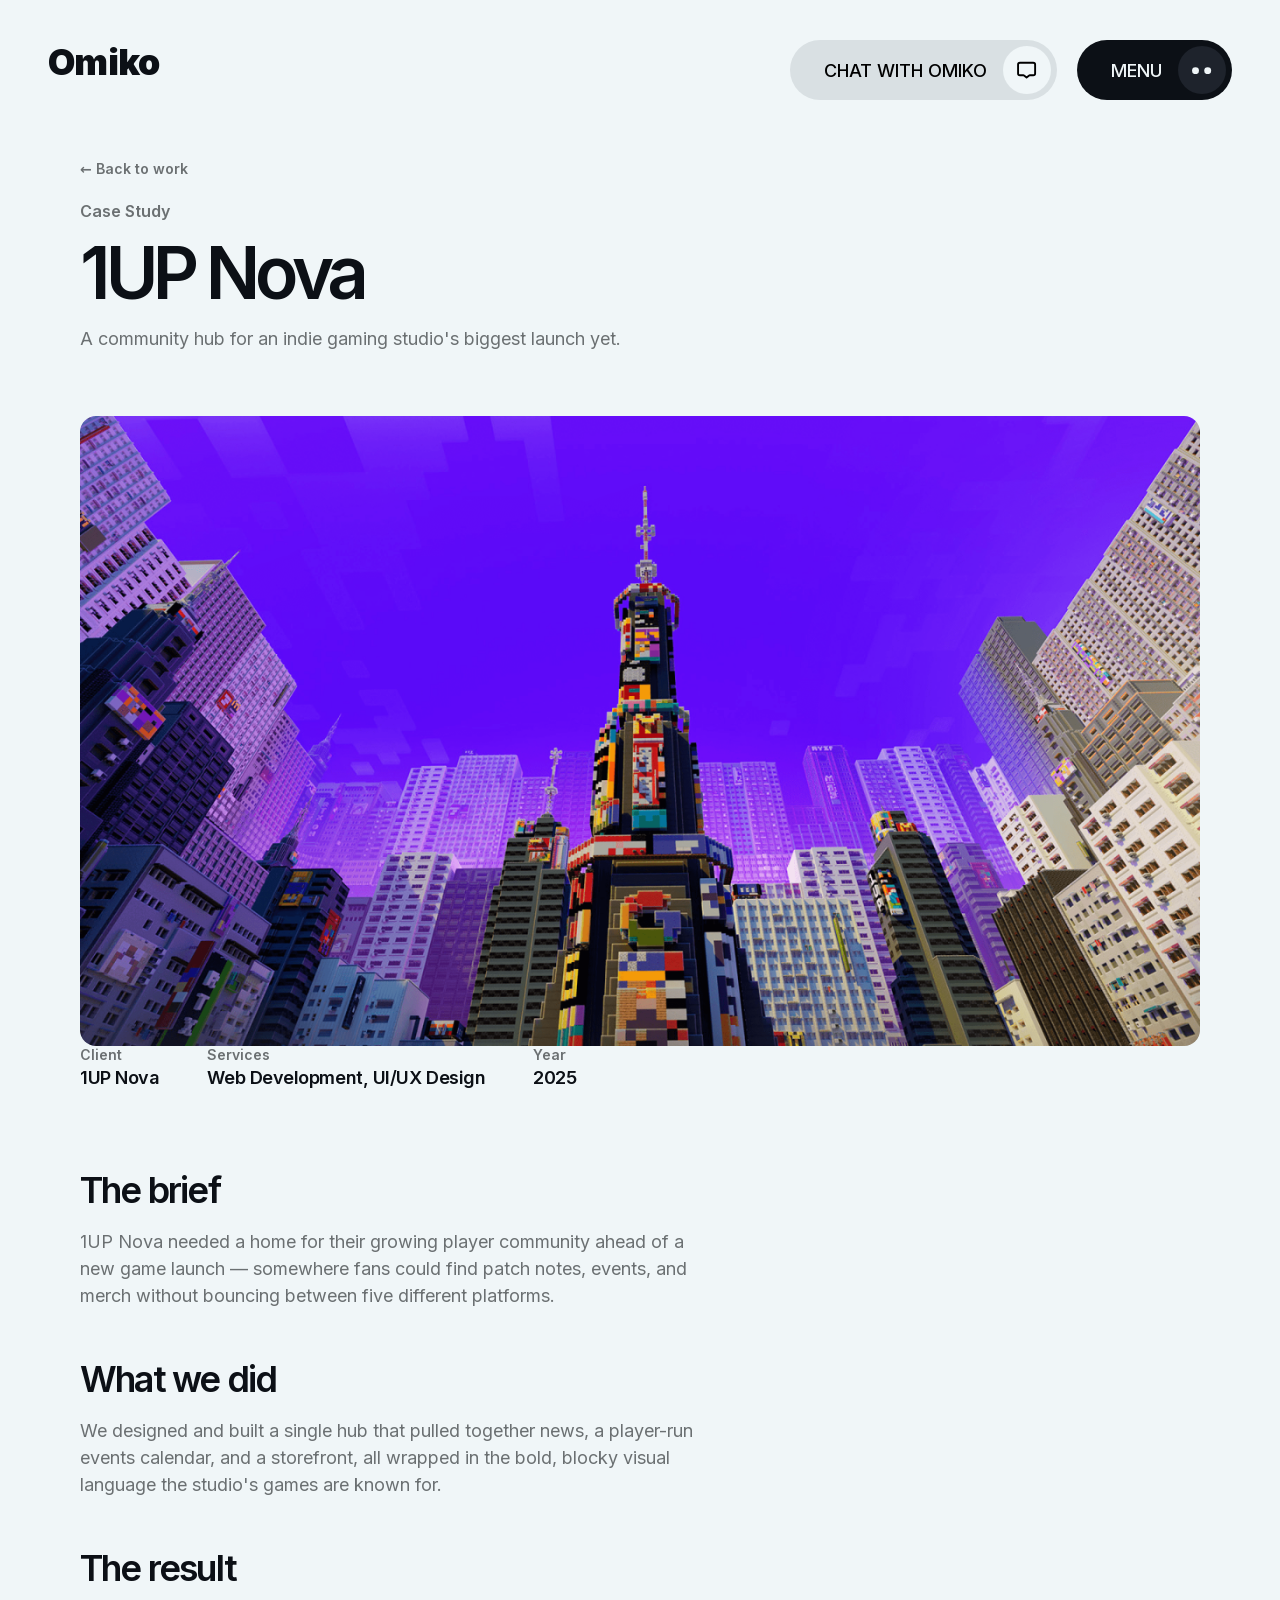
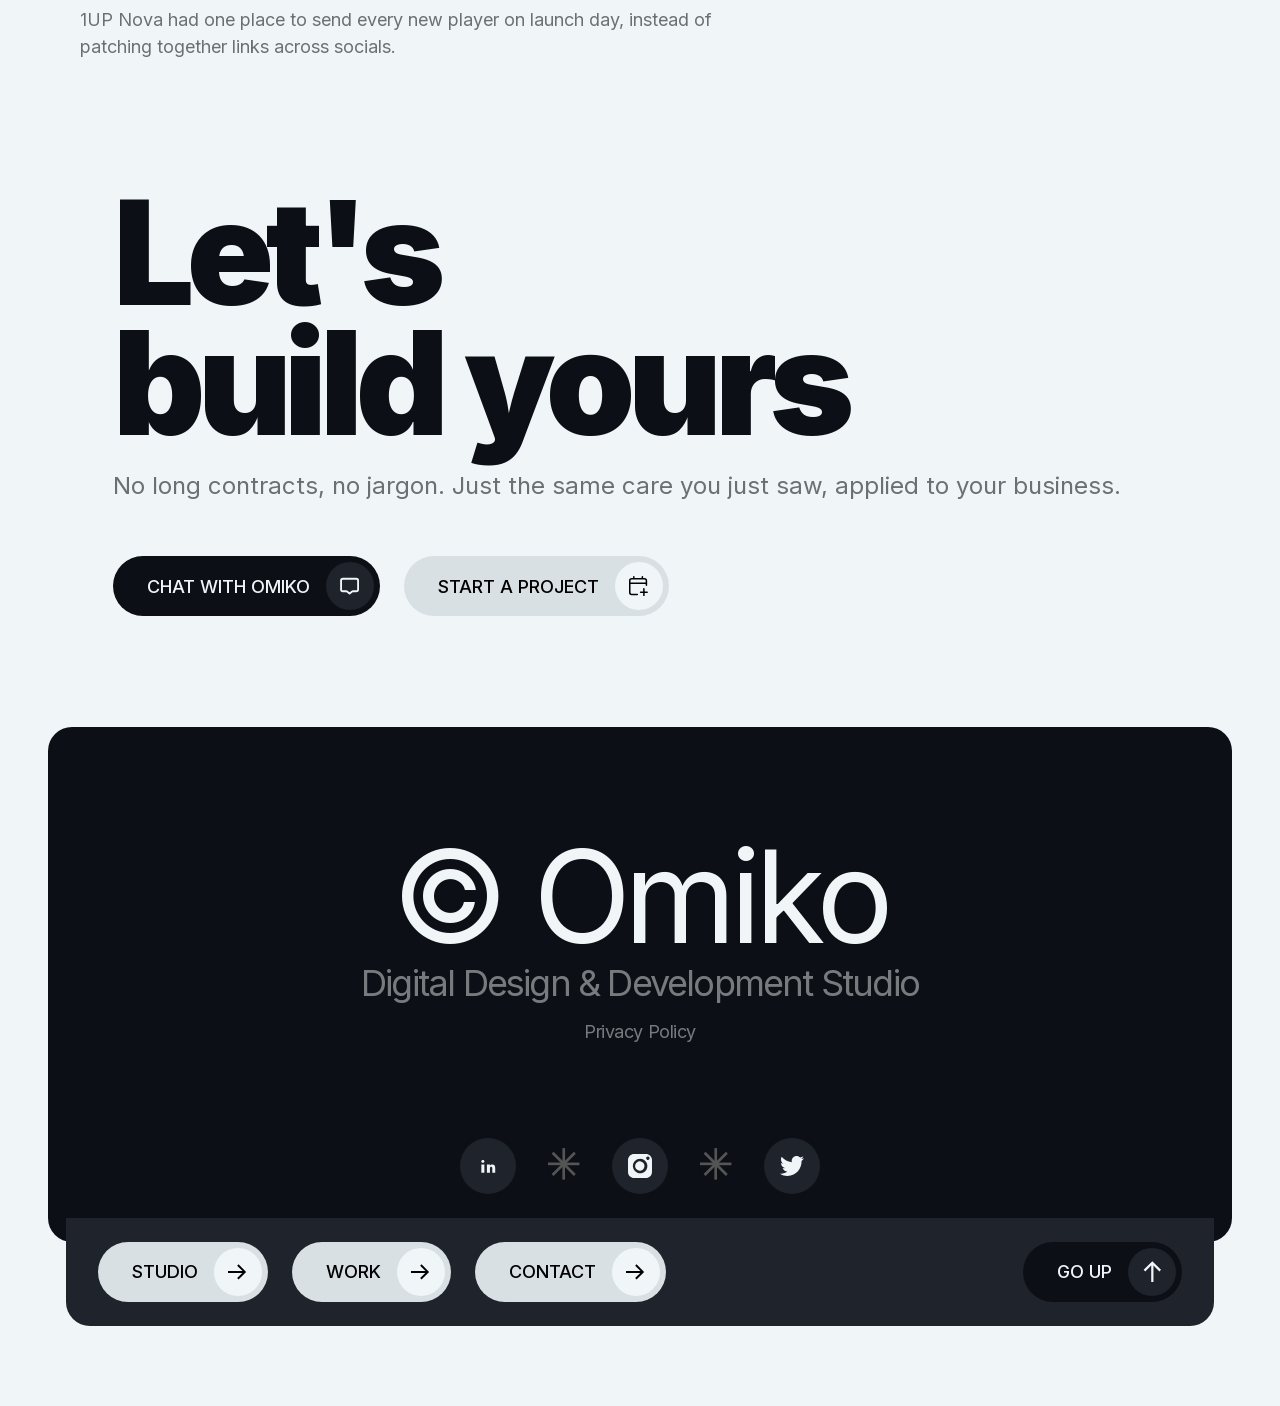
<file: work/1up-nova.html>
<!DOCTYPE html>
<html lang="en">
<head>
<meta charset="utf-8" />
<meta name="viewport" content="width=device-width, initial-scale=1" />
<title>1UP Nova — Omiko</title>
<meta name="description" content="A community hub for an indie gaming studio's biggest launch yet, designed and built by Omiko." />
<link rel="canonical" href="https://omiko.co.uk/work/1up-nova.html" />
<meta property="og:title" content="1UP Nova — Omiko" />
<meta property="og:description" content="A community hub for an indie gaming studio's biggest launch yet, designed and built by Omiko." />
<meta property="og:url" content="https://omiko.co.uk/work/1up-nova.html" />
<meta property="og:type" content="website" />
<meta name="twitter:card" content="summary_large_image" />
<meta name="twitter:title" content="1UP Nova — Omiko" />
<meta name="twitter:description" content="A community hub for an indie gaming studio's biggest launch yet, designed and built by Omiko." />
<link rel="icon" href="../favicon.ico" />
<link rel="stylesheet" href="../styles.css" />
</head>
<body>

<a class="skip-link" href="#main-content">Skip to content</a>

<header class="site-header">
  <a class="brand" href="../index.html" aria-label="Omiko home">
    <span class="brand-logo">Omiko</span>
  </a>

  <div class="header-actions">
    <a class="pill pill-light" href="../contact.html">
      <span class="pill-label">Chat with Omiko</span>
      <span class="pill-icon">
        <svg viewBox="0 0 18 17" fill="none" xmlns="http://www.w3.org/2000/svg">
          <path d="M1 3.26215C1 2.33911 1.79594 1.59084 2.77778 1.59084L15.2222 1.59082C16.2041 1.59082 17 2.33909 17 3.26213V11.6485C17 12.5716 16.2041 13.3198 15.2222 13.3199L11.9989 13.3199C11.7918 13.3199 11.5912 13.3878 11.4318 13.512L8.9962 15.409L6.59291 13.5151C6.43287 13.389 6.23071 13.3199 6.02188 13.3199H2.77778C1.79594 13.3199 1 12.5716 1 11.6486L1 3.26215Z" stroke="currentColor" stroke-width="1.77778" stroke-linejoin="round"/>
        </svg>
      </span>
    </a>

    <button class="pill pill-dark menu-toggle" aria-expanded="false" aria-controls="site-menu" type="button">
      <span class="pill-label">Menu</span>
      <span class="pill-icon pill-icon-dots">
        <svg viewBox="0 0 14 6" fill="none" xmlns="http://www.w3.org/2000/svg">
          <circle cx="11.4517" cy="3.41264" r="2.54545" fill="currentColor"/>
          <circle cx="2.54545" cy="3.41264" r="2.54545" fill="currentColor"/>
        </svg>
      </span>
    </button>
  </div>
</header>

<nav id="site-menu" class="site-menu" aria-hidden="true" inert>
  <a class="site-menu-link" href="../index.html">
    <span class="site-menu-link-icon">
      <svg viewBox="0 0 16 13" fill="none" xmlns="http://www.w3.org/2000/svg">
        <path d="M8.21645 0.833984L13.9687 6.58827L8.21645 12.3426M-0.00111653 6.58827L13.5579 6.58829" stroke="currentColor" stroke-width="1.64351"/>
      </svg>
    </span>
    Home
  </a>
  <a class="site-menu-link" href="../studio.html">
    <span class="site-menu-link-icon">
      <svg viewBox="0 0 16 13" fill="none" xmlns="http://www.w3.org/2000/svg">
        <path d="M8.21645 0.833984L13.9687 6.58827L8.21645 12.3426M-0.00111653 6.58827L13.5579 6.58829" stroke="currentColor" stroke-width="1.64351"/>
      </svg>
    </span>
    Studio
  </a>
  <a class="site-menu-link" href="../work.html">
    <span class="site-menu-link-icon">
      <svg viewBox="0 0 16 13" fill="none" xmlns="http://www.w3.org/2000/svg">
        <path d="M8.21645 0.833984L13.9687 6.58827L8.21645 12.3426M-0.00111653 6.58827L13.5579 6.58829" stroke="currentColor" stroke-width="1.64351"/>
      </svg>
    </span>
    Work
  </a>
  <a class="site-menu-link" href="../contact.html">
    <span class="site-menu-link-icon">
      <svg viewBox="0 0 16 13" fill="none" xmlns="http://www.w3.org/2000/svg">
        <path d="M8.21645 0.833984L13.9687 6.58827L8.21645 12.3426M-0.00111653 6.58827L13.5579 6.58829" stroke="currentColor" stroke-width="1.64351"/>
      </svg>
    </span>
    Contact
  </a>
</nav>

<main id="main-content">
  <section class="case-hero">
    <div class="section-intro" data-reveal>
      <a class="case-back" href="../work.html">&larr; Back to work</a>
      <h2 class="eyebrow">Case Study</h2>
      <h1 class="section-headline">1UP Nova</h1>
      <p class="section-subhead">A community hub for an indie gaming studio's biggest launch yet.</p>
    </div>
  </section>

  <section class="case-media" data-reveal>
    <img class="case-image" src="../images/work-1up-nova.png" alt="Blocky, voxel-style illustration of a tower rising above a colorful video-game city, made for 1UP Nova" />
  </section>

  <section class="legal-section case-content">
    <div class="case-meta" data-reveal>
      <div class="case-meta-item">
        <span class="case-meta-label">Client</span>
        <span class="case-meta-value">1UP Nova</span>
      </div>
      <div class="case-meta-item">
        <span class="case-meta-label">Services</span>
        <span class="case-meta-value">Web Development, UI/UX Design</span>
      </div>
      <div class="case-meta-item">
        <span class="case-meta-label">Year</span>
        <span class="case-meta-value">2025</span>
      </div>
    </div>

    <div class="section-intro" data-reveal>
      <h2 class="legal-heading">The brief</h2>
      <p class="section-subhead">1UP Nova needed a home for their growing player community ahead of a new game launch — somewhere fans could find patch notes, events, and merch without bouncing between five different platforms.</p>
    </div>

    <div class="section-intro" data-reveal>
      <h2 class="legal-heading">What we did</h2>
      <p class="section-subhead">We designed and built a single hub that pulled together news, a player-run events calendar, and a storefront, all wrapped in the bold, blocky visual language the studio's games are known for.</p>
    </div>

    <div class="section-intro" data-reveal>
      <h2 class="legal-heading">The result</h2>
      <p class="section-subhead">1UP Nova had one place to send every new player on launch day, instead of patching together links across socials.</p>
    </div>
  </section>

  <section class="cta">
    <div class="cta-inner">
      <h2 class="cta-heading">
        <span class="cta-heading-line">Let's</span>
        <span class="cta-heading-line">build yours</span>
      </h2>

      <p class="cta-reassurance">No long contracts, no jargon. Just the same care you just saw, applied to your business.</p>

      <div class="cta-actions">
        <a class="pill pill-dark" href="../contact.html">
          <span class="pill-label">Chat with Omiko</span>
          <span class="pill-icon">
            <svg viewBox="0 0 18 17" fill="none" xmlns="http://www.w3.org/2000/svg">
              <path d="M1 3.26215C1 2.33911 1.79594 1.59084 2.77778 1.59084L15.2222 1.59082C16.2041 1.59082 17 2.33909 17 3.26213V11.6485C17 12.5716 16.2041 13.3198 15.2222 13.3199L11.9989 13.3199C11.7918 13.3199 11.5912 13.3878 11.4318 13.512L8.9962 15.409L6.59291 13.5151C6.43287 13.389 6.23071 13.3199 6.02188 13.3199H2.77778C1.79594 13.3199 1 12.5716 1 11.6486L1 3.26215Z" stroke="currentColor" stroke-width="1.77778" stroke-linejoin="round"/>
            </svg>
          </span>
        </a>

        <a class="pill pill-light" href="../contact.html#start-project">
          <span class="pill-label">Start a project</span>
          <span class="pill-icon">
            <svg viewBox="0 0 19 20" fill="none" xmlns="http://www.w3.org/2000/svg">
              <path d="M4.75 2.75H2.75C1.64543 2.75 0.75 3.64543 0.75 4.75V7.25M4.75 2.75H13.25M4.75 2.75V0.75M13.25 2.75H15.25C16.3546 2.75 17.25 3.64543 17.25 4.75V7.25M13.25 2.75V0.75M8.25 18.25H2.75C1.64543 18.25 0.75 17.3546 0.75 16.25V7.25M0.75 7.25H17.25M17.25 7.25V9.25M14.75 12.75V16M14.75 16V19.25M14.75 16H11.5M14.75 16H18" stroke="currentColor" stroke-width="1.5" stroke-linecap="round" stroke-linejoin="round"/>
            </svg>
          </span>
        </a>
      </div>
    </div>
  </section>
</main>

<footer class="site-footer">
  <span class="footer-wordmark">Omiko</span>

  <div class="footer-panel">
    <span class="footer-copyright">© Omiko</span>
    <span class="footer-tagline">Digital Design &amp; Development Studio</span>
    <a class="footer-privacy-link" href="../privacy.html">Privacy Policy</a>

    <div class="footer-socials">
      <a class="social-icon" target="_blank" rel="noreferrer noopener" aria-label="Omiko on LinkedIn" href="#">
        <svg viewBox="0 0 21 20" fill="none" xmlns="http://www.w3.org/2000/svg">
          <path d="M12.1835 15.6063H9.54163V8.23607H12.1835V9.25708V9.29719L12.2034 9.26235C12.544 8.66477 13.2269 8.23607 14.5132 8.23607C15.1545 8.23607 15.7314 8.4926 16.1481 9.0377C16.5652 9.58312 16.8227 10.4184 16.8227 11.5769V15.6063H14.2663V11.5769C14.2663 11.016 14.0937 10.6695 13.8874 10.4631C13.6814 10.257 13.4425 10.1915 13.3109 10.1915C13.1805 10.1915 12.8988 10.235 12.6494 10.4302C12.3995 10.6258 12.1835 10.9727 12.1835 11.5769V15.6063ZM7.32271 15.6063H4.68079V8.23607H7.32271V15.6063ZM5.95478 6.86007C5.55026 6.86007 5.21363 6.72522 4.9782 6.50108C4.74278 6.27696 4.60796 5.96302 4.60796 5.60359C4.60796 5.24418 4.74249 4.93033 4.98884 4.70626C5.23524 4.48213 5.59432 4.34711 6.0445 4.34711C6.44901 4.34711 6.78565 4.48196 7.02108 4.7061C7.2565 4.93022 7.39132 5.24416 7.39132 5.60359C7.39132 5.963 7.25678 6.27684 7.01044 6.50092C6.76404 6.72505 6.40496 6.86007 5.95478 6.86007Z" fill="currentColor"/>
          <path d="M17.8889 0.823358H3.11111C1.93885 0.823358 0.989374 1.77317 0.989374 2.94583V17.7288C0.989374 18.9014 1.93885 19.8512 3.11111 19.8512H17.8889C19.0612 19.8512 20.0106 18.9014 20.0106 17.7288V2.94583C20.0106 1.77317 19.0612 0.823358 17.8889 0.823358Z" fill="transparent"/>
        </svg>
      </a>

      <span class="social-spacer">
        <svg viewBox="0 0 28 28" fill="none" xmlns="http://www.w3.org/2000/svg">
          <path d="M13.7305 27.6524V13.7461" stroke="currentColor" stroke-width="2.29967" stroke-miterlimit="10"/>
          <path d="M4.00781 23.6051L13.838 13.7715" stroke="currentColor" stroke-width="2.29967" stroke-miterlimit="10"/>
          <path d="M0 13.8594H13.9015" stroke="currentColor" stroke-width="2.29967" stroke-miterlimit="10"/>
          <path d="M4.04688 4.12305L13.8757 13.9567" stroke="currentColor" stroke-width="2.29967" stroke-miterlimit="10"/>
          <path d="M13.7812 0.107422V14.0137" stroke="currentColor" stroke-width="2.29967" stroke-miterlimit="10"/>
          <path d="M23.506 4.1543L13.6758 13.9866" stroke="currentColor" stroke-width="2.29967" stroke-miterlimit="10"/>
          <path d="M27.5265 13.9004H13.625" stroke="currentColor" stroke-width="2.29967" stroke-miterlimit="10"/>
          <path d="M23.4812 23.6364L13.6523 13.8027" stroke="currentColor" stroke-width="2.29967" stroke-miterlimit="10"/>
        </svg>
      </span>

      <a class="social-icon" target="_blank" rel="noreferrer noopener" aria-label="Omiko on Instagram" href="#">
        <svg viewBox="0 0 19 20" fill="none" xmlns="http://www.w3.org/2000/svg">
          <path d="M4.82285 19.834C3.54333 19.8306 2.31732 19.3202 1.41336 18.4146C0.509397 17.509 0.00117108 16.2821 0 15.0026L0 5.65684C0.00137218 4.37816 0.509933 3.15224 1.4141 2.24808C2.31826 1.34392 3.54417 0.835357 4.82285 0.833984H14.1686C15.4482 0.83496 16.6752 1.34312 17.5808 2.24713C18.4864 3.15113 18.9968 4.37726 19 5.65684V15.0026C18.9971 16.2831 18.4871 17.5102 17.5817 18.4157C16.6763 19.3211 15.4491 19.8311 14.1686 19.834H4.82285ZM3.83088 10.3338C3.83081 11.4737 4.16876 12.588 4.802 13.5358C5.43524 14.4837 6.33533 15.2224 7.38844 15.6587C8.44155 16.095 9.60038 16.2092 10.7184 15.9868C11.8364 15.7645 12.8634 15.2156 13.6694 14.4096C14.4755 13.6036 15.0244 12.5767 15.2468 11.4587C15.4692 10.3407 15.3551 9.18185 14.9189 8.12872C14.4827 7.07558 13.744 6.17544 12.7962 5.54214C11.8484 4.90884 10.7341 4.57082 9.59424 4.57082C8.06639 4.57287 6.60171 5.18069 5.52133 6.261C4.44095 7.34132 3.83304 8.80596 3.83088 10.3338ZM14.3227 4.17758C14.3222 4.44928 14.4023 4.71502 14.5529 4.94114C14.7035 5.16726 14.9179 5.3436 15.1688 5.44781C15.4197 5.55202 15.6959 5.57942 15.9624 5.52654C16.2289 5.47366 16.4737 5.34288 16.6659 5.15076C16.858 4.95864 16.9888 4.71382 17.0416 4.44732C17.0945 4.18082 17.0671 3.90462 16.9629 3.6537C16.8587 3.40278 16.6824 3.18843 16.4562 3.03781C16.2301 2.88718 15.9644 2.80705 15.6927 2.80756C15.3297 2.80863 14.9818 2.95332 14.7251 3.21002C14.4684 3.46671 14.3237 3.81456 14.3227 4.17758ZM5.64894 10.3338C5.64725 9.60287 5.86245 8.88788 6.2673 8.27931C6.67215 7.67075 7.24844 7.19597 7.92323 6.91507C8.59803 6.63417 9.34099 6.55978 10.0581 6.70132C10.7752 6.84285 11.4342 7.19395 11.9516 7.71017C12.4691 8.22639 12.8218 8.88453 12.965 9.60128C13.1083 10.318 13.0357 11.0612 12.7564 11.7366C12.4772 12.4121 12.0038 12.9895 11.3962 13.3959C10.7886 13.8022 10.0741 14.0191 9.34319 14.0192C8.36546 14.0175 7.42812 13.629 6.73593 12.9385C6.04373 12.2479 5.65295 11.3115 5.64894 10.3338ZM14.3227 4.17758C14.3222 4.44928 14.4023 4.71502 14.5529 4.94114C14.7035 5.16726 14.9179 5.3436 15.1688 5.44781Z" fill="currentColor"/>
        </svg>
      </a>

      <span class="social-spacer">
        <svg viewBox="0 0 28 28" fill="none" xmlns="http://www.w3.org/2000/svg">
          <path d="M13.7305 27.6524V13.7461" stroke="currentColor" stroke-width="2.29967" stroke-miterlimit="10"/>
          <path d="M4.00781 23.6051L13.838 13.7715" stroke="currentColor" stroke-width="2.29967" stroke-miterlimit="10"/>
          <path d="M0 13.8594H13.9015" stroke="currentColor" stroke-width="2.29967" stroke-miterlimit="10"/>
          <path d="M4.04688 4.12305L13.8757 13.9567" stroke="currentColor" stroke-width="2.29967" stroke-miterlimit="10"/>
          <path d="M13.7812 0.107422V14.0137" stroke="currentColor" stroke-width="2.29967" stroke-miterlimit="10"/>
          <path d="M23.506 4.1543L13.6758 13.9866" stroke="currentColor" stroke-width="2.29967" stroke-miterlimit="10"/>
          <path d="M27.5265 13.9004H13.625" stroke="currentColor" stroke-width="2.29967" stroke-miterlimit="10"/>
          <path d="M23.4812 23.6364L13.6523 13.8027" stroke="currentColor" stroke-width="2.29967" stroke-miterlimit="10"/>
        </svg>
      </span>

      <a class="social-icon" target="_blank" rel="noreferrer noopener" aria-label="Omiko on X" href="#">
        <svg viewBox="0 0 22 20" fill="none" xmlns="http://www.w3.org/2000/svg">
          <path d="M22 3.01207C21.1906 3.38158 20.3206 3.6312 19.4077 3.7435C20.3395 3.16864 21.0553 2.25835 21.3922 1.17361C20.5201 1.70601 19.5541 2.0925 18.526 2.3008C17.7027 1.39798 16.5297 0.833984 15.2315 0.833984C12.7389 0.833984 10.7178 2.9137 10.7178 5.47895C10.7178 5.84303 10.7578 6.19759 10.8348 6.53755C7.08354 6.34385 3.75779 4.49451 1.53161 1.68416C1.14309 2.37019 0.920444 3.16807 0.920444 4.01939C0.920444 5.63099 1.71729 7.05275 2.92839 7.88572C2.18853 7.86161 1.49256 7.65263 0.884034 7.30475C0.883521 7.32411 0.883521 7.34358 0.883521 7.36316C0.883521 9.6137 2.43937 11.491 4.50418 11.918C4.12545 12.0242 3.7267 12.0809 3.31507 12.0809C3.02423 12.0809 2.74154 12.0517 2.46588 11.9976C3.0403 13.843 4.70713 15.1859 6.68229 15.2233C5.13756 16.4693 3.19144 17.2119 1.07668 17.2119C0.712361 17.2119 0.353101 17.1898 0 17.1469C1.99749 18.465 4.36998 19.234 6.9189 19.234C15.2209 19.234 19.761 12.156 19.761 6.01748C19.761 5.81608 19.7566 5.61582 19.7479 5.41646C20.6297 4.76168 21.3949 3.94365 22 3.01207Z" fill="currentColor"/>
        </svg>
      </a>
    </div>
  </div>

  <div class="footer-extension">
    <nav class="footer-nav">
      <a class="pill pill-light" href="../studio.html">
        <span class="pill-label">Studio</span>
        <span class="pill-icon">
          <svg viewBox="0 0 16 13" fill="none" xmlns="http://www.w3.org/2000/svg">
            <path d="M8.21645 0.833984L13.9687 6.58827L8.21645 12.3426M-0.00111653 6.58827L13.5579 6.58829" stroke="#F0F6F8" stroke-width="1.64351"/>
          </svg>
        </span>
      </a>

      <a class="pill pill-light" href="../work.html">
        <span class="pill-label">Work</span>
        <span class="pill-icon">
          <svg viewBox="0 0 16 13" fill="none" xmlns="http://www.w3.org/2000/svg">
            <path d="M8.21645 0.833984L13.9687 6.58827L8.21645 12.3426M-0.00111653 6.58827L13.5579 6.58829" stroke="#F0F6F8" stroke-width="1.64351"/>
          </svg>
        </span>
      </a>

      <a class="pill pill-light" href="../contact.html">
        <span class="pill-label">Contact</span>
        <span class="pill-icon">
          <svg viewBox="0 0 16 13" fill="none" xmlns="http://www.w3.org/2000/svg">
            <path d="M8.21645 0.833984L13.9687 6.58827L8.21645 12.3426M-0.00111653 6.58827L13.5579 6.58829" stroke="#F0F6F8" stroke-width="1.64351"/>
          </svg>
        </span>
      </a>
    </nav>

    <div class="footer-extension-right">
      <a class="pill pill-dark footer-chat" href="../contact.html">
        <span class="pill-label">Chat with Omiko</span>
        <span class="pill-icon">
          <svg viewBox="0 0 18 17" fill="none" xmlns="http://www.w3.org/2000/svg">
            <path d="M1 3.26215C1 2.33911 1.79594 1.59084 2.77778 1.59084L15.2222 1.59082C16.2041 1.59082 17 2.33909 17 3.26213V11.6485C17 12.5716 16.2041 13.3198 15.2222 13.3199L11.9989 13.3199C11.7918 13.3199 11.5912 13.3878 11.4318 13.512L8.9962 15.409L6.59291 13.5151C6.43287 13.389 6.23071 13.3199 6.02188 13.3199H2.77778C1.79594 13.3199 1 12.5716 1 11.6486L1 3.26215Z" stroke="currentColor" stroke-width="1.77778" stroke-linejoin="round"/>
          </svg>
        </span>
      </a>

      <button class="pill pill-dark footer-go-up" type="button">
        <span class="pill-label">Go up</span>
        <span class="pill-icon">
          <svg class="icon-swap-out" viewBox="0 0 14 16" fill="none" xmlns="http://www.w3.org/2000/svg">
            <path d="M1.49219 7.02383L7.24447 1.26953L12.9968 7.02383M7.24447 15.2443L7.24449 1.68055" stroke="currentColor" stroke-width="1.64351"/>
          </svg>
          <svg class="icon-swap-in" viewBox="0 0 14 16" fill="none" xmlns="http://www.w3.org/2000/svg">
            <path d="M1.49219 7.02383L7.24447 1.26953L12.9968 7.02383M7.24447 15.2443L7.24449 1.68055" stroke="currentColor" stroke-width="1.64351"/>
          </svg>
        </span>
      </button>
    </div>
  </div>
</footer>

<script src="../script.js"></script>
</body>
</html>
</file>
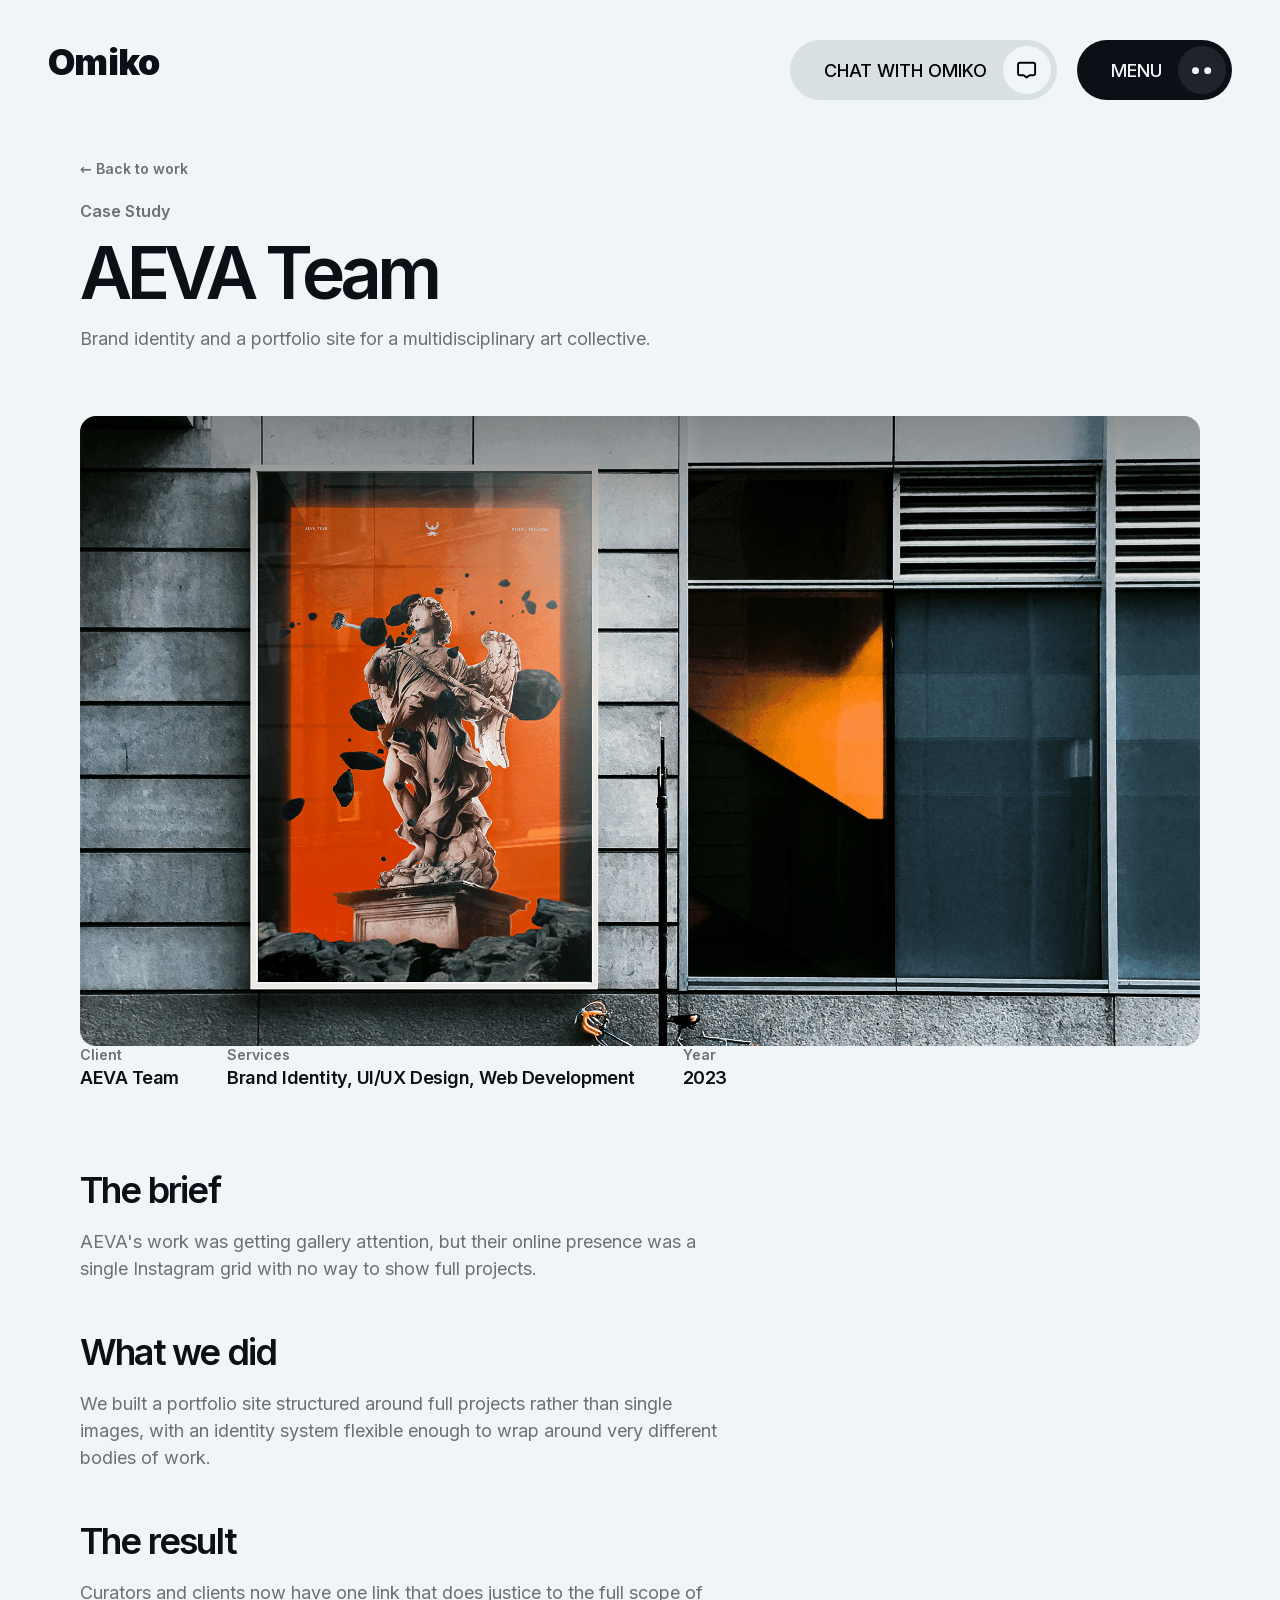
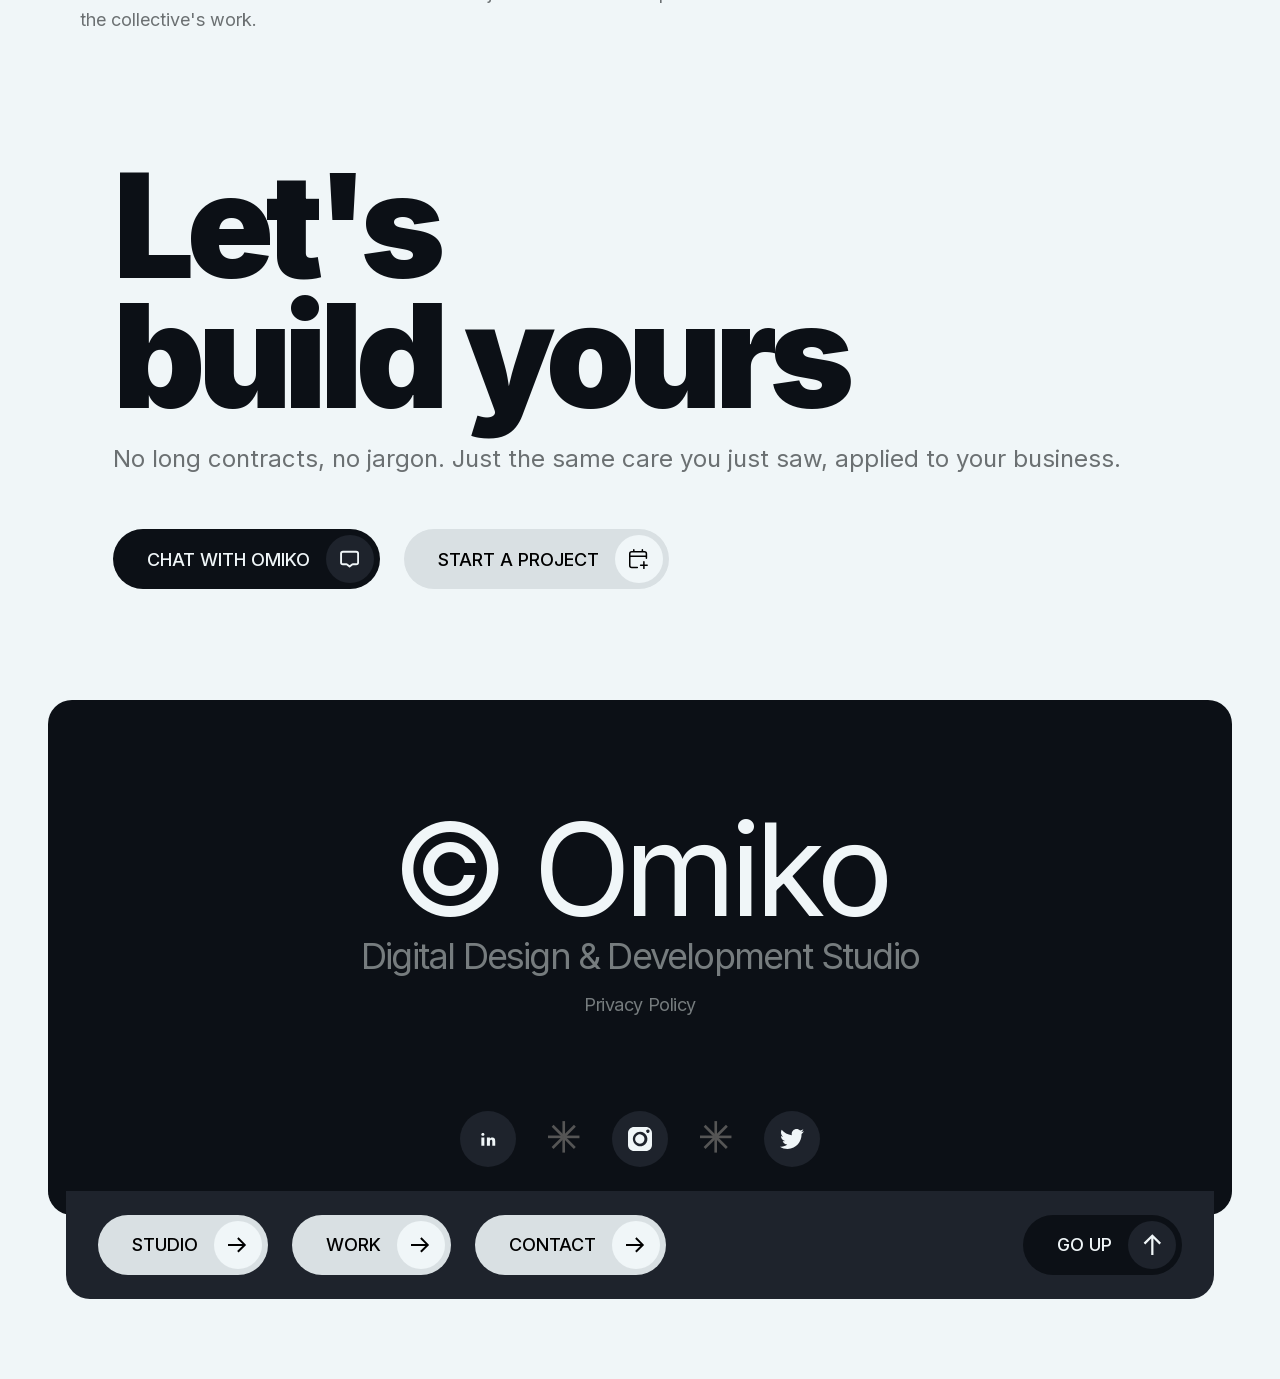
<file: work/aeva-team.html>
<!DOCTYPE html>
<html lang="en">
<head>
<meta charset="utf-8" />
<meta name="viewport" content="width=device-width, initial-scale=1" />
<title>AEVA Team — Omiko</title>
<meta name="description" content="Brand identity and a portfolio site for a multidisciplinary art collective, designed and built by Omiko." />
<link rel="canonical" href="https://omiko.co.uk/work/aeva-team.html" />
<meta property="og:title" content="AEVA Team — Omiko" />
<meta property="og:description" content="Brand identity and a portfolio site for a multidisciplinary art collective, designed and built by Omiko." />
<meta property="og:url" content="https://omiko.co.uk/work/aeva-team.html" />
<meta property="og:type" content="website" />
<meta name="twitter:card" content="summary_large_image" />
<meta name="twitter:title" content="AEVA Team — Omiko" />
<meta name="twitter:description" content="Brand identity and a portfolio site for a multidisciplinary art collective, designed and built by Omiko." />
<link rel="icon" href="../favicon.ico" />
<link rel="stylesheet" href="../styles.css" />
</head>
<body>

<a class="skip-link" href="#main-content">Skip to content</a>

<header class="site-header">
  <a class="brand" href="../index.html" aria-label="Omiko home">
    <span class="brand-logo">Omiko</span>
  </a>

  <div class="header-actions">
    <a class="pill pill-light" href="../contact.html">
      <span class="pill-label">Chat with Omiko</span>
      <span class="pill-icon">
        <svg viewBox="0 0 18 17" fill="none" xmlns="http://www.w3.org/2000/svg">
          <path d="M1 3.26215C1 2.33911 1.79594 1.59084 2.77778 1.59084L15.2222 1.59082C16.2041 1.59082 17 2.33909 17 3.26213V11.6485C17 12.5716 16.2041 13.3198 15.2222 13.3199L11.9989 13.3199C11.7918 13.3199 11.5912 13.3878 11.4318 13.512L8.9962 15.409L6.59291 13.5151C6.43287 13.389 6.23071 13.3199 6.02188 13.3199H2.77778C1.79594 13.3199 1 12.5716 1 11.6486L1 3.26215Z" stroke="currentColor" stroke-width="1.77778" stroke-linejoin="round"/>
        </svg>
      </span>
    </a>

    <button class="pill pill-dark menu-toggle" aria-expanded="false" aria-controls="site-menu" type="button">
      <span class="pill-label">Menu</span>
      <span class="pill-icon pill-icon-dots">
        <svg viewBox="0 0 14 6" fill="none" xmlns="http://www.w3.org/2000/svg">
          <circle cx="11.4517" cy="3.41264" r="2.54545" fill="currentColor"/>
          <circle cx="2.54545" cy="3.41264" r="2.54545" fill="currentColor"/>
        </svg>
      </span>
    </button>
  </div>
</header>

<nav id="site-menu" class="site-menu" aria-hidden="true" inert>
  <a class="site-menu-link" href="../index.html">
    <span class="site-menu-link-icon">
      <svg viewBox="0 0 16 13" fill="none" xmlns="http://www.w3.org/2000/svg">
        <path d="M8.21645 0.833984L13.9687 6.58827L8.21645 12.3426M-0.00111653 6.58827L13.5579 6.58829" stroke="currentColor" stroke-width="1.64351"/>
      </svg>
    </span>
    Home
  </a>
  <a class="site-menu-link" href="../studio.html">
    <span class="site-menu-link-icon">
      <svg viewBox="0 0 16 13" fill="none" xmlns="http://www.w3.org/2000/svg">
        <path d="M8.21645 0.833984L13.9687 6.58827L8.21645 12.3426M-0.00111653 6.58827L13.5579 6.58829" stroke="currentColor" stroke-width="1.64351"/>
      </svg>
    </span>
    Studio
  </a>
  <a class="site-menu-link" href="../work.html">
    <span class="site-menu-link-icon">
      <svg viewBox="0 0 16 13" fill="none" xmlns="http://www.w3.org/2000/svg">
        <path d="M8.21645 0.833984L13.9687 6.58827L8.21645 12.3426M-0.00111653 6.58827L13.5579 6.58829" stroke="currentColor" stroke-width="1.64351"/>
      </svg>
    </span>
    Work
  </a>
  <a class="site-menu-link" href="../contact.html">
    <span class="site-menu-link-icon">
      <svg viewBox="0 0 16 13" fill="none" xmlns="http://www.w3.org/2000/svg">
        <path d="M8.21645 0.833984L13.9687 6.58827L8.21645 12.3426M-0.00111653 6.58827L13.5579 6.58829" stroke="currentColor" stroke-width="1.64351"/>
      </svg>
    </span>
    Contact
  </a>
</nav>

<main id="main-content">
  <section class="case-hero">
    <div class="section-intro" data-reveal>
      <a class="case-back" href="../work.html">&larr; Back to work</a>
      <h2 class="eyebrow">Case Study</h2>
      <h1 class="section-headline">AEVA Team</h1>
      <p class="section-subhead">Brand identity and a portfolio site for a multidisciplinary art collective.</p>
    </div>
  </section>

  <section class="case-media" data-reveal>
    <img class="case-image" src="../images/work-aeva-team.png" alt="An orange exhibition poster of a sculpture displayed on a city street, part of AEVA Team's brand identity" />
  </section>

  <section class="legal-section case-content">
    <div class="case-meta" data-reveal>
      <div class="case-meta-item">
        <span class="case-meta-label">Client</span>
        <span class="case-meta-value">AEVA Team</span>
      </div>
      <div class="case-meta-item">
        <span class="case-meta-label">Services</span>
        <span class="case-meta-value">Brand Identity, UI/UX Design, Web Development</span>
      </div>
      <div class="case-meta-item">
        <span class="case-meta-label">Year</span>
        <span class="case-meta-value">2023</span>
      </div>
    </div>

    <div class="section-intro" data-reveal>
      <h2 class="legal-heading">The brief</h2>
      <p class="section-subhead">AEVA's work was getting gallery attention, but their online presence was a single Instagram grid with no way to show full projects.</p>
    </div>

    <div class="section-intro" data-reveal>
      <h2 class="legal-heading">What we did</h2>
      <p class="section-subhead">We built a portfolio site structured around full projects rather than single images, with an identity system flexible enough to wrap around very different bodies of work.</p>
    </div>

    <div class="section-intro" data-reveal>
      <h2 class="legal-heading">The result</h2>
      <p class="section-subhead">Curators and clients now have one link that does justice to the full scope of the collective's work.</p>
    </div>
  </section>

  <section class="cta">
    <div class="cta-inner">
      <h2 class="cta-heading">
        <span class="cta-heading-line">Let's</span>
        <span class="cta-heading-line">build yours</span>
      </h2>

      <p class="cta-reassurance">No long contracts, no jargon. Just the same care you just saw, applied to your business.</p>

      <div class="cta-actions">
        <a class="pill pill-dark" href="../contact.html">
          <span class="pill-label">Chat with Omiko</span>
          <span class="pill-icon">
            <svg viewBox="0 0 18 17" fill="none" xmlns="http://www.w3.org/2000/svg">
              <path d="M1 3.26215C1 2.33911 1.79594 1.59084 2.77778 1.59084L15.2222 1.59082C16.2041 1.59082 17 2.33909 17 3.26213V11.6485C17 12.5716 16.2041 13.3198 15.2222 13.3199L11.9989 13.3199C11.7918 13.3199 11.5912 13.3878 11.4318 13.512L8.9962 15.409L6.59291 13.5151C6.43287 13.389 6.23071 13.3199 6.02188 13.3199H2.77778C1.79594 13.3199 1 12.5716 1 11.6486L1 3.26215Z" stroke="currentColor" stroke-width="1.77778" stroke-linejoin="round"/>
            </svg>
          </span>
        </a>

        <a class="pill pill-light" href="../contact.html#start-project">
          <span class="pill-label">Start a project</span>
          <span class="pill-icon">
            <svg viewBox="0 0 19 20" fill="none" xmlns="http://www.w3.org/2000/svg">
              <path d="M4.75 2.75H2.75C1.64543 2.75 0.75 3.64543 0.75 4.75V7.25M4.75 2.75H13.25M4.75 2.75V0.75M13.25 2.75H15.25C16.3546 2.75 17.25 3.64543 17.25 4.75V7.25M13.25 2.75V0.75M8.25 18.25H2.75C1.64543 18.25 0.75 17.3546 0.75 16.25V7.25M0.75 7.25H17.25M17.25 7.25V9.25M14.75 12.75V16M14.75 16V19.25M14.75 16H11.5M14.75 16H18" stroke="currentColor" stroke-width="1.5" stroke-linecap="round" stroke-linejoin="round"/>
            </svg>
          </span>
        </a>
      </div>
    </div>
  </section>
</main>

<footer class="site-footer">
  <span class="footer-wordmark">Omiko</span>

  <div class="footer-panel">
    <span class="footer-copyright">© Omiko</span>
    <span class="footer-tagline">Digital Design &amp; Development Studio</span>
    <a class="footer-privacy-link" href="../privacy.html">Privacy Policy</a>

    <div class="footer-socials">
      <a class="social-icon" target="_blank" rel="noreferrer noopener" aria-label="Omiko on LinkedIn" href="#">
        <svg viewBox="0 0 21 20" fill="none" xmlns="http://www.w3.org/2000/svg">
          <path d="M12.1835 15.6063H9.54163V8.23607H12.1835V9.25708V9.29719L12.2034 9.26235C12.544 8.66477 13.2269 8.23607 14.5132 8.23607C15.1545 8.23607 15.7314 8.4926 16.1481 9.0377C16.5652 9.58312 16.8227 10.4184 16.8227 11.5769V15.6063H14.2663V11.5769C14.2663 11.016 14.0937 10.6695 13.8874 10.4631C13.6814 10.257 13.4425 10.1915 13.3109 10.1915C13.1805 10.1915 12.8988 10.235 12.6494 10.4302C12.3995 10.6258 12.1835 10.9727 12.1835 11.5769V15.6063ZM7.32271 15.6063H4.68079V8.23607H7.32271V15.6063ZM5.95478 6.86007C5.55026 6.86007 5.21363 6.72522 4.9782 6.50108C4.74278 6.27696 4.60796 5.96302 4.60796 5.60359C4.60796 5.24418 4.74249 4.93033 4.98884 4.70626C5.23524 4.48213 5.59432 4.34711 6.0445 4.34711C6.44901 4.34711 6.78565 4.48196 7.02108 4.7061C7.2565 4.93022 7.39132 5.24416 7.39132 5.60359C7.39132 5.963 7.25678 6.27684 7.01044 6.50092C6.76404 6.72505 6.40496 6.86007 5.95478 6.86007Z" fill="currentColor"/>
          <path d="M17.8889 0.823358H3.11111C1.93885 0.823358 0.989374 1.77317 0.989374 2.94583V17.7288C0.989374 18.9014 1.93885 19.8512 3.11111 19.8512H17.8889C19.0612 19.8512 20.0106 18.9014 20.0106 17.7288V2.94583C20.0106 1.77317 19.0612 0.823358 17.8889 0.823358Z" fill="transparent"/>
        </svg>
      </a>

      <span class="social-spacer">
        <svg viewBox="0 0 28 28" fill="none" xmlns="http://www.w3.org/2000/svg">
          <path d="M13.7305 27.6524V13.7461" stroke="currentColor" stroke-width="2.29967" stroke-miterlimit="10"/>
          <path d="M4.00781 23.6051L13.838 13.7715" stroke="currentColor" stroke-width="2.29967" stroke-miterlimit="10"/>
          <path d="M0 13.8594H13.9015" stroke="currentColor" stroke-width="2.29967" stroke-miterlimit="10"/>
          <path d="M4.04688 4.12305L13.8757 13.9567" stroke="currentColor" stroke-width="2.29967" stroke-miterlimit="10"/>
          <path d="M13.7812 0.107422V14.0137" stroke="currentColor" stroke-width="2.29967" stroke-miterlimit="10"/>
          <path d="M23.506 4.1543L13.6758 13.9866" stroke="currentColor" stroke-width="2.29967" stroke-miterlimit="10"/>
          <path d="M27.5265 13.9004H13.625" stroke="currentColor" stroke-width="2.29967" stroke-miterlimit="10"/>
          <path d="M23.4812 23.6364L13.6523 13.8027" stroke="currentColor" stroke-width="2.29967" stroke-miterlimit="10"/>
        </svg>
      </span>

      <a class="social-icon" target="_blank" rel="noreferrer noopener" aria-label="Omiko on Instagram" href="#">
        <svg viewBox="0 0 19 20" fill="none" xmlns="http://www.w3.org/2000/svg">
          <path d="M4.82285 19.834C3.54333 19.8306 2.31732 19.3202 1.41336 18.4146C0.509397 17.509 0.00117108 16.2821 0 15.0026L0 5.65684C0.00137218 4.37816 0.509933 3.15224 1.4141 2.24808C2.31826 1.34392 3.54417 0.835357 4.82285 0.833984H14.1686C15.4482 0.83496 16.6752 1.34312 17.5808 2.24713C18.4864 3.15113 18.9968 4.37726 19 5.65684V15.0026C18.9971 16.2831 18.4871 17.5102 17.5817 18.4157C16.6763 19.3211 15.4491 19.8311 14.1686 19.834H4.82285ZM3.83088 10.3338C3.83081 11.4737 4.16876 12.588 4.802 13.5358C5.43524 14.4837 6.33533 15.2224 7.38844 15.6587C8.44155 16.095 9.60038 16.2092 10.7184 15.9868C11.8364 15.7645 12.8634 15.2156 13.6694 14.4096C14.4755 13.6036 15.0244 12.5767 15.2468 11.4587C15.4692 10.3407 15.3551 9.18185 14.9189 8.12872C14.4827 7.07558 13.744 6.17544 12.7962 5.54214C11.8484 4.90884 10.7341 4.57082 9.59424 4.57082C8.06639 4.57287 6.60171 5.18069 5.52133 6.261C4.44095 7.34132 3.83304 8.80596 3.83088 10.3338ZM14.3227 4.17758C14.3222 4.44928 14.4023 4.71502 14.5529 4.94114C14.7035 5.16726 14.9179 5.3436 15.1688 5.44781C15.4197 5.55202 15.6959 5.57942 15.9624 5.52654C16.2289 5.47366 16.4737 5.34288 16.6659 5.15076C16.858 4.95864 16.9888 4.71382 17.0416 4.44732C17.0945 4.18082 17.0671 3.90462 16.9629 3.6537C16.8587 3.40278 16.6824 3.18843 16.4562 3.03781C16.2301 2.88718 15.9644 2.80705 15.6927 2.80756C15.3297 2.80863 14.9818 2.95332 14.7251 3.21002C14.4684 3.46671 14.3237 3.81456 14.3227 4.17758ZM5.64894 10.3338C5.64725 9.60287 5.86245 8.88788 6.2673 8.27931C6.67215 7.67075 7.24844 7.19597 7.92323 6.91507C8.59803 6.63417 9.34099 6.55978 10.0581 6.70132C10.7752 6.84285 11.4342 7.19395 11.9516 7.71017C12.4691 8.22639 12.8218 8.88453 12.965 9.60128C13.1083 10.318 13.0357 11.0612 12.7564 11.7366C12.4772 12.4121 12.0038 12.9895 11.3962 13.3959C10.7886 13.8022 10.0741 14.0191 9.34319 14.0192C8.36546 14.0175 7.42812 13.629 6.73593 12.9385C6.04373 12.2479 5.65295 11.3115 5.64894 10.3338ZM14.3227 4.17758C14.3222 4.44928 14.4023 4.71502 14.5529 4.94114C14.7035 5.16726 14.9179 5.3436 15.1688 5.44781Z" fill="currentColor"/>
        </svg>
      </a>

      <span class="social-spacer">
        <svg viewBox="0 0 28 28" fill="none" xmlns="http://www.w3.org/2000/svg">
          <path d="M13.7305 27.6524V13.7461" stroke="currentColor" stroke-width="2.29967" stroke-miterlimit="10"/>
          <path d="M4.00781 23.6051L13.838 13.7715" stroke="currentColor" stroke-width="2.29967" stroke-miterlimit="10"/>
          <path d="M0 13.8594H13.9015" stroke="currentColor" stroke-width="2.29967" stroke-miterlimit="10"/>
          <path d="M4.04688 4.12305L13.8757 13.9567" stroke="currentColor" stroke-width="2.29967" stroke-miterlimit="10"/>
          <path d="M13.7812 0.107422V14.0137" stroke="currentColor" stroke-width="2.29967" stroke-miterlimit="10"/>
          <path d="M23.506 4.1543L13.6758 13.9866" stroke="currentColor" stroke-width="2.29967" stroke-miterlimit="10"/>
          <path d="M27.5265 13.9004H13.625" stroke="currentColor" stroke-width="2.29967" stroke-miterlimit="10"/>
          <path d="M23.4812 23.6364L13.6523 13.8027" stroke="currentColor" stroke-width="2.29967" stroke-miterlimit="10"/>
        </svg>
      </span>

      <a class="social-icon" target="_blank" rel="noreferrer noopener" aria-label="Omiko on X" href="#">
        <svg viewBox="0 0 22 20" fill="none" xmlns="http://www.w3.org/2000/svg">
          <path d="M22 3.01207C21.1906 3.38158 20.3206 3.6312 19.4077 3.7435C20.3395 3.16864 21.0553 2.25835 21.3922 1.17361C20.5201 1.70601 19.5541 2.0925 18.526 2.3008C17.7027 1.39798 16.5297 0.833984 15.2315 0.833984C12.7389 0.833984 10.7178 2.9137 10.7178 5.47895C10.7178 5.84303 10.7578 6.19759 10.8348 6.53755C7.08354 6.34385 3.75779 4.49451 1.53161 1.68416C1.14309 2.37019 0.920444 3.16807 0.920444 4.01939C0.920444 5.63099 1.71729 7.05275 2.92839 7.88572C2.18853 7.86161 1.49256 7.65263 0.884034 7.30475C0.883521 7.32411 0.883521 7.34358 0.883521 7.36316C0.883521 9.6137 2.43937 11.491 4.50418 11.918C4.12545 12.0242 3.7267 12.0809 3.31507 12.0809C3.02423 12.0809 2.74154 12.0517 2.46588 11.9976C3.0403 13.843 4.70713 15.1859 6.68229 15.2233C5.13756 16.4693 3.19144 17.2119 1.07668 17.2119C0.712361 17.2119 0.353101 17.1898 0 17.1469C1.99749 18.465 4.36998 19.234 6.9189 19.234C15.2209 19.234 19.761 12.156 19.761 6.01748C19.761 5.81608 19.7566 5.61582 19.7479 5.41646C20.6297 4.76168 21.3949 3.94365 22 3.01207Z" fill="currentColor"/>
        </svg>
      </a>
    </div>
  </div>

  <div class="footer-extension">
    <nav class="footer-nav">
      <a class="pill pill-light" href="../studio.html">
        <span class="pill-label">Studio</span>
        <span class="pill-icon">
          <svg viewBox="0 0 16 13" fill="none" xmlns="http://www.w3.org/2000/svg">
            <path d="M8.21645 0.833984L13.9687 6.58827L8.21645 12.3426M-0.00111653 6.58827L13.5579 6.58829" stroke="#F0F6F8" stroke-width="1.64351"/>
          </svg>
        </span>
      </a>

      <a class="pill pill-light" href="../work.html">
        <span class="pill-label">Work</span>
        <span class="pill-icon">
          <svg viewBox="0 0 16 13" fill="none" xmlns="http://www.w3.org/2000/svg">
            <path d="M8.21645 0.833984L13.9687 6.58827L8.21645 12.3426M-0.00111653 6.58827L13.5579 6.58829" stroke="#F0F6F8" stroke-width="1.64351"/>
          </svg>
        </span>
      </a>

      <a class="pill pill-light" href="../contact.html">
        <span class="pill-label">Contact</span>
        <span class="pill-icon">
          <svg viewBox="0 0 16 13" fill="none" xmlns="http://www.w3.org/2000/svg">
            <path d="M8.21645 0.833984L13.9687 6.58827L8.21645 12.3426M-0.00111653 6.58827L13.5579 6.58829" stroke="#F0F6F8" stroke-width="1.64351"/>
          </svg>
        </span>
      </a>
    </nav>

    <div class="footer-extension-right">
      <a class="pill pill-dark footer-chat" href="../contact.html">
        <span class="pill-label">Chat with Omiko</span>
        <span class="pill-icon">
          <svg viewBox="0 0 18 17" fill="none" xmlns="http://www.w3.org/2000/svg">
            <path d="M1 3.26215C1 2.33911 1.79594 1.59084 2.77778 1.59084L15.2222 1.59082C16.2041 1.59082 17 2.33909 17 3.26213V11.6485C17 12.5716 16.2041 13.3198 15.2222 13.3199L11.9989 13.3199C11.7918 13.3199 11.5912 13.3878 11.4318 13.512L8.9962 15.409L6.59291 13.5151C6.43287 13.389 6.23071 13.3199 6.02188 13.3199H2.77778C1.79594 13.3199 1 12.5716 1 11.6486L1 3.26215Z" stroke="currentColor" stroke-width="1.77778" stroke-linejoin="round"/>
          </svg>
        </span>
      </a>

      <button class="pill pill-dark footer-go-up" type="button">
        <span class="pill-label">Go up</span>
        <span class="pill-icon">
          <svg class="icon-swap-out" viewBox="0 0 14 16" fill="none" xmlns="http://www.w3.org/2000/svg">
            <path d="M1.49219 7.02383L7.24447 1.26953L12.9968 7.02383M7.24447 15.2443L7.24449 1.68055" stroke="currentColor" stroke-width="1.64351"/>
          </svg>
          <svg class="icon-swap-in" viewBox="0 0 14 16" fill="none" xmlns="http://www.w3.org/2000/svg">
            <path d="M1.49219 7.02383L7.24447 1.26953L12.9968 7.02383M7.24447 15.2443L7.24449 1.68055" stroke="currentColor" stroke-width="1.64351"/>
          </svg>
        </span>
      </button>
    </div>
  </div>
</footer>

<script src="../script.js"></script>
</body>
</html>
</file>
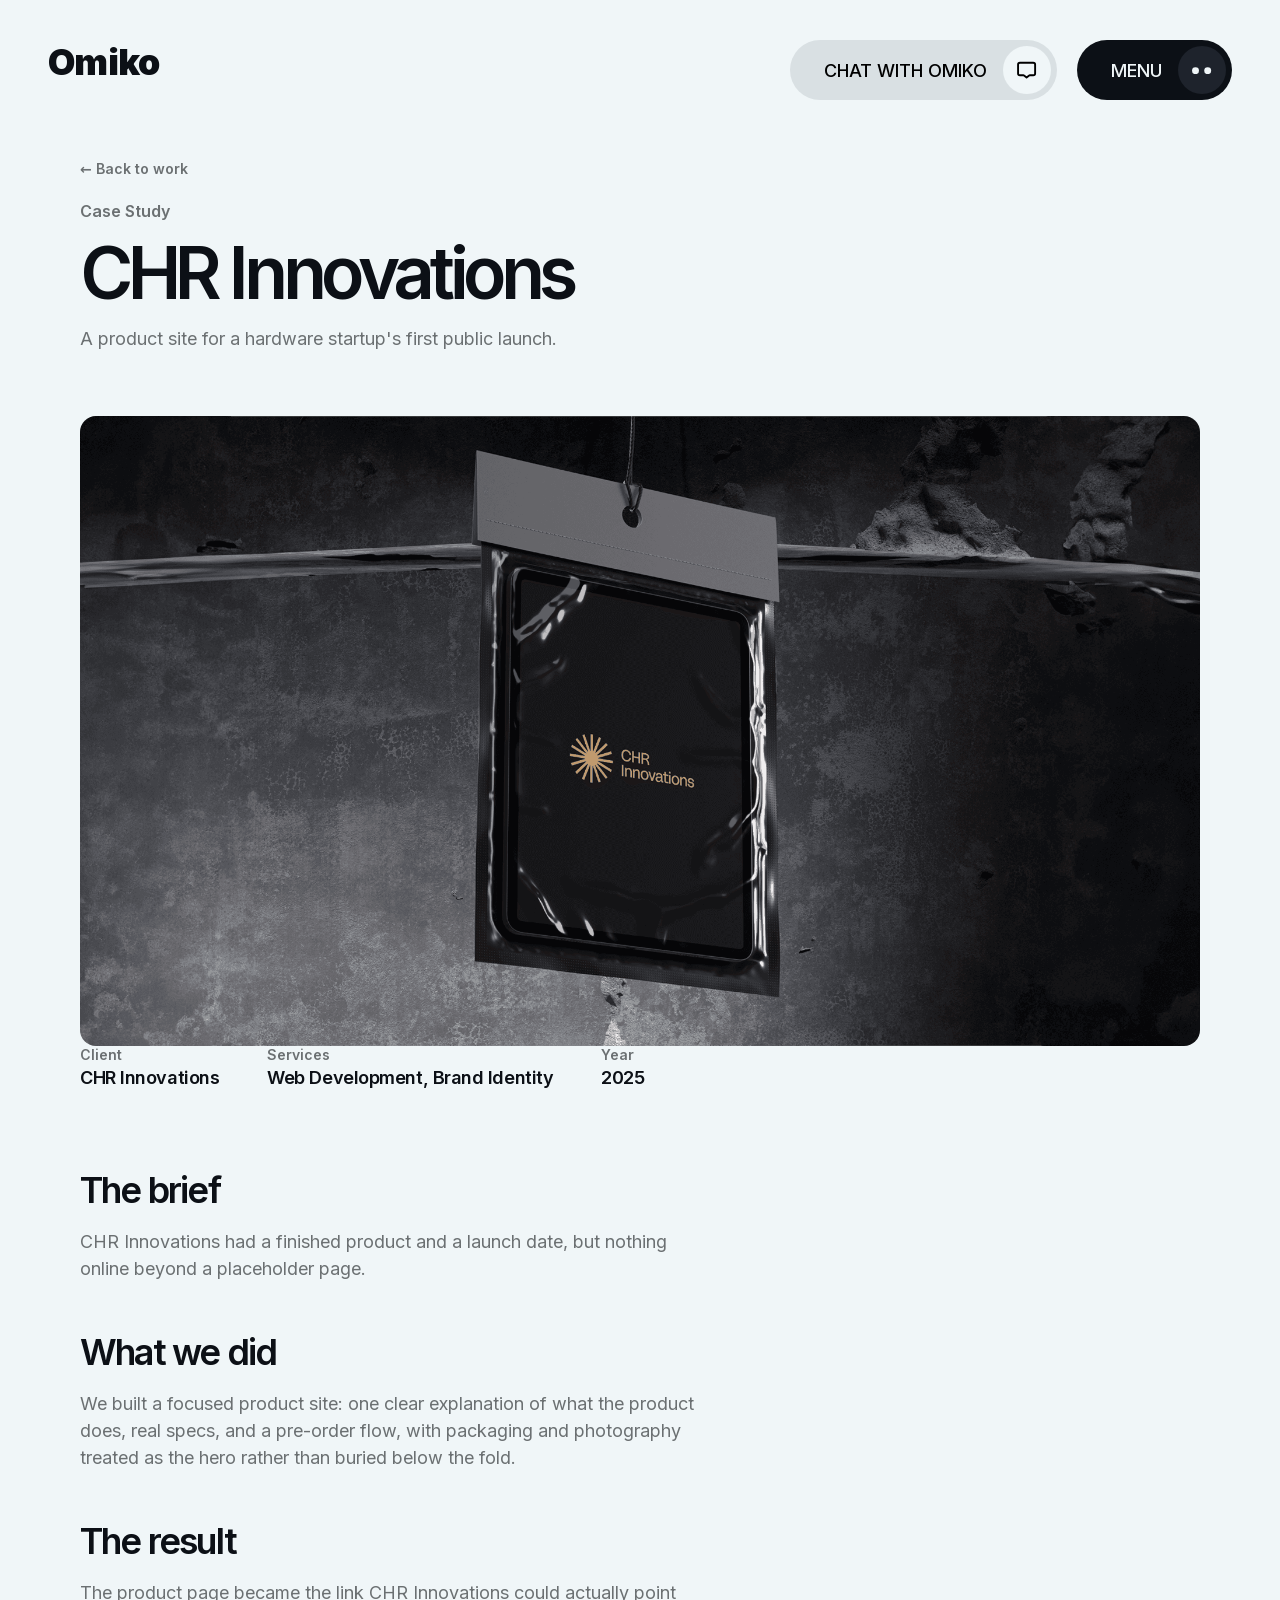
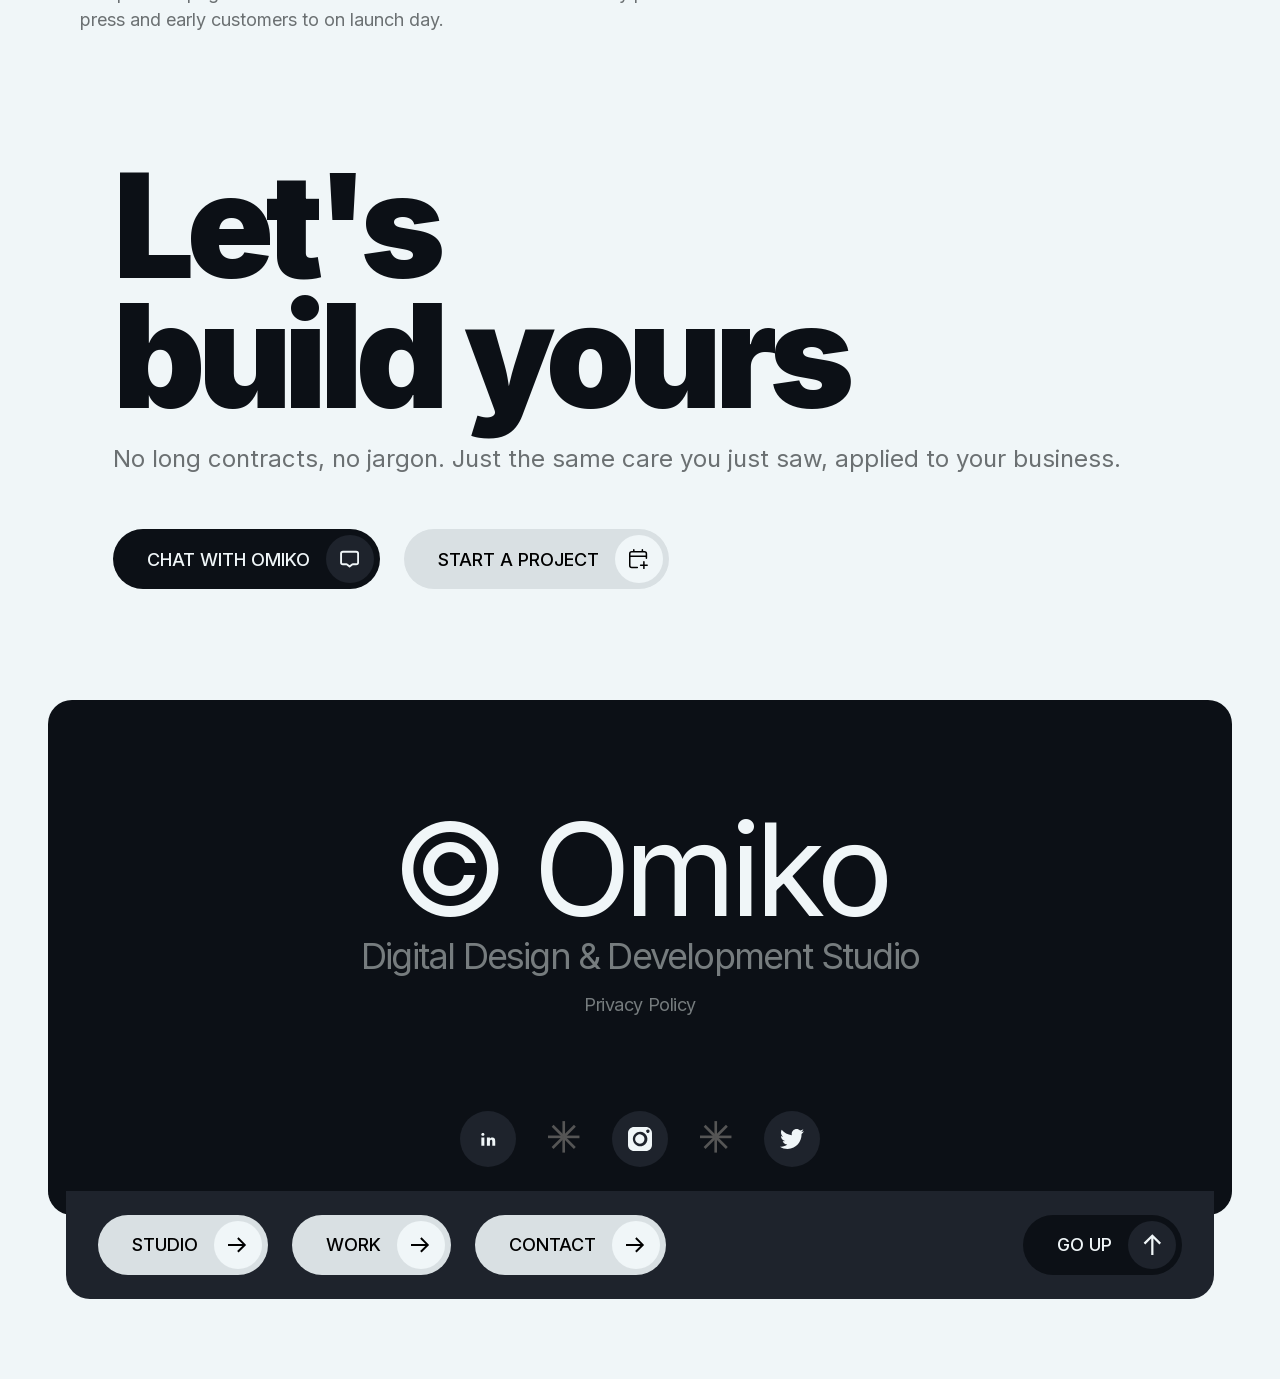
<file: work/chr-innovations.html>
<!DOCTYPE html>
<html lang="en">
<head>
<meta charset="utf-8" />
<meta name="viewport" content="width=device-width, initial-scale=1" />
<title>CHR Innovations — Omiko</title>
<meta name="description" content="A product site for a hardware startup's first public launch, designed and built by Omiko." />
<link rel="canonical" href="https://omiko.co.uk/work/chr-innovations.html" />
<meta property="og:title" content="CHR Innovations — Omiko" />
<meta property="og:description" content="A product site for a hardware startup's first public launch, designed and built by Omiko." />
<meta property="og:url" content="https://omiko.co.uk/work/chr-innovations.html" />
<meta property="og:type" content="website" />
<meta name="twitter:card" content="summary_large_image" />
<meta name="twitter:title" content="CHR Innovations — Omiko" />
<meta name="twitter:description" content="A product site for a hardware startup's first public launch, designed and built by Omiko." />
<link rel="icon" href="../favicon.ico" />
<link rel="stylesheet" href="../styles.css" />
</head>
<body>

<a class="skip-link" href="#main-content">Skip to content</a>

<header class="site-header">
  <a class="brand" href="../index.html" aria-label="Omiko home">
    <span class="brand-logo">Omiko</span>
  </a>

  <div class="header-actions">
    <a class="pill pill-light" href="../contact.html">
      <span class="pill-label">Chat with Omiko</span>
      <span class="pill-icon">
        <svg viewBox="0 0 18 17" fill="none" xmlns="http://www.w3.org/2000/svg">
          <path d="M1 3.26215C1 2.33911 1.79594 1.59084 2.77778 1.59084L15.2222 1.59082C16.2041 1.59082 17 2.33909 17 3.26213V11.6485C17 12.5716 16.2041 13.3198 15.2222 13.3199L11.9989 13.3199C11.7918 13.3199 11.5912 13.3878 11.4318 13.512L8.9962 15.409L6.59291 13.5151C6.43287 13.389 6.23071 13.3199 6.02188 13.3199H2.77778C1.79594 13.3199 1 12.5716 1 11.6486L1 3.26215Z" stroke="currentColor" stroke-width="1.77778" stroke-linejoin="round"/>
        </svg>
      </span>
    </a>

    <button class="pill pill-dark menu-toggle" aria-expanded="false" aria-controls="site-menu" type="button">
      <span class="pill-label">Menu</span>
      <span class="pill-icon pill-icon-dots">
        <svg viewBox="0 0 14 6" fill="none" xmlns="http://www.w3.org/2000/svg">
          <circle cx="11.4517" cy="3.41264" r="2.54545" fill="currentColor"/>
          <circle cx="2.54545" cy="3.41264" r="2.54545" fill="currentColor"/>
        </svg>
      </span>
    </button>
  </div>
</header>

<nav id="site-menu" class="site-menu" aria-hidden="true" inert>
  <a class="site-menu-link" href="../index.html">
    <span class="site-menu-link-icon">
      <svg viewBox="0 0 16 13" fill="none" xmlns="http://www.w3.org/2000/svg">
        <path d="M8.21645 0.833984L13.9687 6.58827L8.21645 12.3426M-0.00111653 6.58827L13.5579 6.58829" stroke="currentColor" stroke-width="1.64351"/>
      </svg>
    </span>
    Home
  </a>
  <a class="site-menu-link" href="../studio.html">
    <span class="site-menu-link-icon">
      <svg viewBox="0 0 16 13" fill="none" xmlns="http://www.w3.org/2000/svg">
        <path d="M8.21645 0.833984L13.9687 6.58827L8.21645 12.3426M-0.00111653 6.58827L13.5579 6.58829" stroke="currentColor" stroke-width="1.64351"/>
      </svg>
    </span>
    Studio
  </a>
  <a class="site-menu-link" href="../work.html">
    <span class="site-menu-link-icon">
      <svg viewBox="0 0 16 13" fill="none" xmlns="http://www.w3.org/2000/svg">
        <path d="M8.21645 0.833984L13.9687 6.58827L8.21645 12.3426M-0.00111653 6.58827L13.5579 6.58829" stroke="currentColor" stroke-width="1.64351"/>
      </svg>
    </span>
    Work
  </a>
  <a class="site-menu-link" href="../contact.html">
    <span class="site-menu-link-icon">
      <svg viewBox="0 0 16 13" fill="none" xmlns="http://www.w3.org/2000/svg">
        <path d="M8.21645 0.833984L13.9687 6.58827L8.21645 12.3426M-0.00111653 6.58827L13.5579 6.58829" stroke="currentColor" stroke-width="1.64351"/>
      </svg>
    </span>
    Contact
  </a>
</nav>

<main id="main-content">
  <section class="case-hero">
    <div class="section-intro" data-reveal>
      <a class="case-back" href="../work.html">&larr; Back to work</a>
      <h2 class="eyebrow">Case Study</h2>
      <h1 class="section-headline">CHR Innovations</h1>
      <p class="section-subhead">A product site for a hardware startup's first public launch.</p>
    </div>
  </section>

  <section class="case-media" data-reveal>
    <img class="case-image" src="../images/work-chr-innovations.png" alt="A dark product package hanging in plastic wrap, branded with the CHR Innovations sunburst logo" />
  </section>

  <section class="legal-section case-content">
    <div class="case-meta" data-reveal>
      <div class="case-meta-item">
        <span class="case-meta-label">Client</span>
        <span class="case-meta-value">CHR Innovations</span>
      </div>
      <div class="case-meta-item">
        <span class="case-meta-label">Services</span>
        <span class="case-meta-value">Web Development, Brand Identity</span>
      </div>
      <div class="case-meta-item">
        <span class="case-meta-label">Year</span>
        <span class="case-meta-value">2025</span>
      </div>
    </div>

    <div class="section-intro" data-reveal>
      <h2 class="legal-heading">The brief</h2>
      <p class="section-subhead">CHR Innovations had a finished product and a launch date, but nothing online beyond a placeholder page.</p>
    </div>

    <div class="section-intro" data-reveal>
      <h2 class="legal-heading">What we did</h2>
      <p class="section-subhead">We built a focused product site: one clear explanation of what the product does, real specs, and a pre-order flow, with packaging and photography treated as the hero rather than buried below the fold.</p>
    </div>

    <div class="section-intro" data-reveal>
      <h2 class="legal-heading">The result</h2>
      <p class="section-subhead">The product page became the link CHR Innovations could actually point press and early customers to on launch day.</p>
    </div>
  </section>

  <section class="cta">
    <div class="cta-inner">
      <h2 class="cta-heading">
        <span class="cta-heading-line">Let's</span>
        <span class="cta-heading-line">build yours</span>
      </h2>

      <p class="cta-reassurance">No long contracts, no jargon. Just the same care you just saw, applied to your business.</p>

      <div class="cta-actions">
        <a class="pill pill-dark" href="../contact.html">
          <span class="pill-label">Chat with Omiko</span>
          <span class="pill-icon">
            <svg viewBox="0 0 18 17" fill="none" xmlns="http://www.w3.org/2000/svg">
              <path d="M1 3.26215C1 2.33911 1.79594 1.59084 2.77778 1.59084L15.2222 1.59082C16.2041 1.59082 17 2.33909 17 3.26213V11.6485C17 12.5716 16.2041 13.3198 15.2222 13.3199L11.9989 13.3199C11.7918 13.3199 11.5912 13.3878 11.4318 13.512L8.9962 15.409L6.59291 13.5151C6.43287 13.389 6.23071 13.3199 6.02188 13.3199H2.77778C1.79594 13.3199 1 12.5716 1 11.6486L1 3.26215Z" stroke="currentColor" stroke-width="1.77778" stroke-linejoin="round"/>
            </svg>
          </span>
        </a>

        <a class="pill pill-light" href="../contact.html#start-project">
          <span class="pill-label">Start a project</span>
          <span class="pill-icon">
            <svg viewBox="0 0 19 20" fill="none" xmlns="http://www.w3.org/2000/svg">
              <path d="M4.75 2.75H2.75C1.64543 2.75 0.75 3.64543 0.75 4.75V7.25M4.75 2.75H13.25M4.75 2.75V0.75M13.25 2.75H15.25C16.3546 2.75 17.25 3.64543 17.25 4.75V7.25M13.25 2.75V0.75M8.25 18.25H2.75C1.64543 18.25 0.75 17.3546 0.75 16.25V7.25M0.75 7.25H17.25M17.25 7.25V9.25M14.75 12.75V16M14.75 16V19.25M14.75 16H11.5M14.75 16H18" stroke="currentColor" stroke-width="1.5" stroke-linecap="round" stroke-linejoin="round"/>
            </svg>
          </span>
        </a>
      </div>
    </div>
  </section>
</main>

<footer class="site-footer">
  <span class="footer-wordmark">Omiko</span>

  <div class="footer-panel">
    <span class="footer-copyright">© Omiko</span>
    <span class="footer-tagline">Digital Design &amp; Development Studio</span>
    <a class="footer-privacy-link" href="../privacy.html">Privacy Policy</a>

    <div class="footer-socials">
      <a class="social-icon" target="_blank" rel="noreferrer noopener" aria-label="Omiko on LinkedIn" href="#">
        <svg viewBox="0 0 21 20" fill="none" xmlns="http://www.w3.org/2000/svg">
          <path d="M12.1835 15.6063H9.54163V8.23607H12.1835V9.25708V9.29719L12.2034 9.26235C12.544 8.66477 13.2269 8.23607 14.5132 8.23607C15.1545 8.23607 15.7314 8.4926 16.1481 9.0377C16.5652 9.58312 16.8227 10.4184 16.8227 11.5769V15.6063H14.2663V11.5769C14.2663 11.016 14.0937 10.6695 13.8874 10.4631C13.6814 10.257 13.4425 10.1915 13.3109 10.1915C13.1805 10.1915 12.8988 10.235 12.6494 10.4302C12.3995 10.6258 12.1835 10.9727 12.1835 11.5769V15.6063ZM7.32271 15.6063H4.68079V8.23607H7.32271V15.6063ZM5.95478 6.86007C5.55026 6.86007 5.21363 6.72522 4.9782 6.50108C4.74278 6.27696 4.60796 5.96302 4.60796 5.60359C4.60796 5.24418 4.74249 4.93033 4.98884 4.70626C5.23524 4.48213 5.59432 4.34711 6.0445 4.34711C6.44901 4.34711 6.78565 4.48196 7.02108 4.7061C7.2565 4.93022 7.39132 5.24416 7.39132 5.60359C7.39132 5.963 7.25678 6.27684 7.01044 6.50092C6.76404 6.72505 6.40496 6.86007 5.95478 6.86007Z" fill="currentColor"/>
          <path d="M17.8889 0.823358H3.11111C1.93885 0.823358 0.989374 1.77317 0.989374 2.94583V17.7288C0.989374 18.9014 1.93885 19.8512 3.11111 19.8512H17.8889C19.0612 19.8512 20.0106 18.9014 20.0106 17.7288V2.94583C20.0106 1.77317 19.0612 0.823358 17.8889 0.823358Z" fill="transparent"/>
        </svg>
      </a>

      <span class="social-spacer">
        <svg viewBox="0 0 28 28" fill="none" xmlns="http://www.w3.org/2000/svg">
          <path d="M13.7305 27.6524V13.7461" stroke="currentColor" stroke-width="2.29967" stroke-miterlimit="10"/>
          <path d="M4.00781 23.6051L13.838 13.7715" stroke="currentColor" stroke-width="2.29967" stroke-miterlimit="10"/>
          <path d="M0 13.8594H13.9015" stroke="currentColor" stroke-width="2.29967" stroke-miterlimit="10"/>
          <path d="M4.04688 4.12305L13.8757 13.9567" stroke="currentColor" stroke-width="2.29967" stroke-miterlimit="10"/>
          <path d="M13.7812 0.107422V14.0137" stroke="currentColor" stroke-width="2.29967" stroke-miterlimit="10"/>
          <path d="M23.506 4.1543L13.6758 13.9866" stroke="currentColor" stroke-width="2.29967" stroke-miterlimit="10"/>
          <path d="M27.5265 13.9004H13.625" stroke="currentColor" stroke-width="2.29967" stroke-miterlimit="10"/>
          <path d="M23.4812 23.6364L13.6523 13.8027" stroke="currentColor" stroke-width="2.29967" stroke-miterlimit="10"/>
        </svg>
      </span>

      <a class="social-icon" target="_blank" rel="noreferrer noopener" aria-label="Omiko on Instagram" href="#">
        <svg viewBox="0 0 19 20" fill="none" xmlns="http://www.w3.org/2000/svg">
          <path d="M4.82285 19.834C3.54333 19.8306 2.31732 19.3202 1.41336 18.4146C0.509397 17.509 0.00117108 16.2821 0 15.0026L0 5.65684C0.00137218 4.37816 0.509933 3.15224 1.4141 2.24808C2.31826 1.34392 3.54417 0.835357 4.82285 0.833984H14.1686C15.4482 0.83496 16.6752 1.34312 17.5808 2.24713C18.4864 3.15113 18.9968 4.37726 19 5.65684V15.0026C18.9971 16.2831 18.4871 17.5102 17.5817 18.4157C16.6763 19.3211 15.4491 19.8311 14.1686 19.834H4.82285ZM3.83088 10.3338C3.83081 11.4737 4.16876 12.588 4.802 13.5358C5.43524 14.4837 6.33533 15.2224 7.38844 15.6587C8.44155 16.095 9.60038 16.2092 10.7184 15.9868C11.8364 15.7645 12.8634 15.2156 13.6694 14.4096C14.4755 13.6036 15.0244 12.5767 15.2468 11.4587C15.4692 10.3407 15.3551 9.18185 14.9189 8.12872C14.4827 7.07558 13.744 6.17544 12.7962 5.54214C11.8484 4.90884 10.7341 4.57082 9.59424 4.57082C8.06639 4.57287 6.60171 5.18069 5.52133 6.261C4.44095 7.34132 3.83304 8.80596 3.83088 10.3338ZM14.3227 4.17758C14.3222 4.44928 14.4023 4.71502 14.5529 4.94114C14.7035 5.16726 14.9179 5.3436 15.1688 5.44781C15.4197 5.55202 15.6959 5.57942 15.9624 5.52654C16.2289 5.47366 16.4737 5.34288 16.6659 5.15076C16.858 4.95864 16.9888 4.71382 17.0416 4.44732C17.0945 4.18082 17.0671 3.90462 16.9629 3.6537C16.8587 3.40278 16.6824 3.18843 16.4562 3.03781C16.2301 2.88718 15.9644 2.80705 15.6927 2.80756C15.3297 2.80863 14.9818 2.95332 14.7251 3.21002C14.4684 3.46671 14.3237 3.81456 14.3227 4.17758ZM5.64894 10.3338C5.64725 9.60287 5.86245 8.88788 6.2673 8.27931C6.67215 7.67075 7.24844 7.19597 7.92323 6.91507C8.59803 6.63417 9.34099 6.55978 10.0581 6.70132C10.7752 6.84285 11.4342 7.19395 11.9516 7.71017C12.4691 8.22639 12.8218 8.88453 12.965 9.60128C13.1083 10.318 13.0357 11.0612 12.7564 11.7366C12.4772 12.4121 12.0038 12.9895 11.3962 13.3959C10.7886 13.8022 10.0741 14.0191 9.34319 14.0192C8.36546 14.0175 7.42812 13.629 6.73593 12.9385C6.04373 12.2479 5.65295 11.3115 5.64894 10.3338ZM14.3227 4.17758C14.3222 4.44928 14.4023 4.71502 14.5529 4.94114C14.7035 5.16726 14.9179 5.3436 15.1688 5.44781Z" fill="currentColor"/>
        </svg>
      </a>

      <span class="social-spacer">
        <svg viewBox="0 0 28 28" fill="none" xmlns="http://www.w3.org/2000/svg">
          <path d="M13.7305 27.6524V13.7461" stroke="currentColor" stroke-width="2.29967" stroke-miterlimit="10"/>
          <path d="M4.00781 23.6051L13.838 13.7715" stroke="currentColor" stroke-width="2.29967" stroke-miterlimit="10"/>
          <path d="M0 13.8594H13.9015" stroke="currentColor" stroke-width="2.29967" stroke-miterlimit="10"/>
          <path d="M4.04688 4.12305L13.8757 13.9567" stroke="currentColor" stroke-width="2.29967" stroke-miterlimit="10"/>
          <path d="M13.7812 0.107422V14.0137" stroke="currentColor" stroke-width="2.29967" stroke-miterlimit="10"/>
          <path d="M23.506 4.1543L13.6758 13.9866" stroke="currentColor" stroke-width="2.29967" stroke-miterlimit="10"/>
          <path d="M27.5265 13.9004H13.625" stroke="currentColor" stroke-width="2.29967" stroke-miterlimit="10"/>
          <path d="M23.4812 23.6364L13.6523 13.8027" stroke="currentColor" stroke-width="2.29967" stroke-miterlimit="10"/>
        </svg>
      </span>

      <a class="social-icon" target="_blank" rel="noreferrer noopener" aria-label="Omiko on X" href="#">
        <svg viewBox="0 0 22 20" fill="none" xmlns="http://www.w3.org/2000/svg">
          <path d="M22 3.01207C21.1906 3.38158 20.3206 3.6312 19.4077 3.7435C20.3395 3.16864 21.0553 2.25835 21.3922 1.17361C20.5201 1.70601 19.5541 2.0925 18.526 2.3008C17.7027 1.39798 16.5297 0.833984 15.2315 0.833984C12.7389 0.833984 10.7178 2.9137 10.7178 5.47895C10.7178 5.84303 10.7578 6.19759 10.8348 6.53755C7.08354 6.34385 3.75779 4.49451 1.53161 1.68416C1.14309 2.37019 0.920444 3.16807 0.920444 4.01939C0.920444 5.63099 1.71729 7.05275 2.92839 7.88572C2.18853 7.86161 1.49256 7.65263 0.884034 7.30475C0.883521 7.32411 0.883521 7.34358 0.883521 7.36316C0.883521 9.6137 2.43937 11.491 4.50418 11.918C4.12545 12.0242 3.7267 12.0809 3.31507 12.0809C3.02423 12.0809 2.74154 12.0517 2.46588 11.9976C3.0403 13.843 4.70713 15.1859 6.68229 15.2233C5.13756 16.4693 3.19144 17.2119 1.07668 17.2119C0.712361 17.2119 0.353101 17.1898 0 17.1469C1.99749 18.465 4.36998 19.234 6.9189 19.234C15.2209 19.234 19.761 12.156 19.761 6.01748C19.761 5.81608 19.7566 5.61582 19.7479 5.41646C20.6297 4.76168 21.3949 3.94365 22 3.01207Z" fill="currentColor"/>
        </svg>
      </a>
    </div>
  </div>

  <div class="footer-extension">
    <nav class="footer-nav">
      <a class="pill pill-light" href="../studio.html">
        <span class="pill-label">Studio</span>
        <span class="pill-icon">
          <svg viewBox="0 0 16 13" fill="none" xmlns="http://www.w3.org/2000/svg">
            <path d="M8.21645 0.833984L13.9687 6.58827L8.21645 12.3426M-0.00111653 6.58827L13.5579 6.58829" stroke="#F0F6F8" stroke-width="1.64351"/>
          </svg>
        </span>
      </a>

      <a class="pill pill-light" href="../work.html">
        <span class="pill-label">Work</span>
        <span class="pill-icon">
          <svg viewBox="0 0 16 13" fill="none" xmlns="http://www.w3.org/2000/svg">
            <path d="M8.21645 0.833984L13.9687 6.58827L8.21645 12.3426M-0.00111653 6.58827L13.5579 6.58829" stroke="#F0F6F8" stroke-width="1.64351"/>
          </svg>
        </span>
      </a>

      <a class="pill pill-light" href="../contact.html">
        <span class="pill-label">Contact</span>
        <span class="pill-icon">
          <svg viewBox="0 0 16 13" fill="none" xmlns="http://www.w3.org/2000/svg">
            <path d="M8.21645 0.833984L13.9687 6.58827L8.21645 12.3426M-0.00111653 6.58827L13.5579 6.58829" stroke="#F0F6F8" stroke-width="1.64351"/>
          </svg>
        </span>
      </a>
    </nav>

    <div class="footer-extension-right">
      <a class="pill pill-dark footer-chat" href="../contact.html">
        <span class="pill-label">Chat with Omiko</span>
        <span class="pill-icon">
          <svg viewBox="0 0 18 17" fill="none" xmlns="http://www.w3.org/2000/svg">
            <path d="M1 3.26215C1 2.33911 1.79594 1.59084 2.77778 1.59084L15.2222 1.59082C16.2041 1.59082 17 2.33909 17 3.26213V11.6485C17 12.5716 16.2041 13.3198 15.2222 13.3199L11.9989 13.3199C11.7918 13.3199 11.5912 13.3878 11.4318 13.512L8.9962 15.409L6.59291 13.5151C6.43287 13.389 6.23071 13.3199 6.02188 13.3199H2.77778C1.79594 13.3199 1 12.5716 1 11.6486L1 3.26215Z" stroke="currentColor" stroke-width="1.77778" stroke-linejoin="round"/>
          </svg>
        </span>
      </a>

      <button class="pill pill-dark footer-go-up" type="button">
        <span class="pill-label">Go up</span>
        <span class="pill-icon">
          <svg class="icon-swap-out" viewBox="0 0 14 16" fill="none" xmlns="http://www.w3.org/2000/svg">
            <path d="M1.49219 7.02383L7.24447 1.26953L12.9968 7.02383M7.24447 15.2443L7.24449 1.68055" stroke="currentColor" stroke-width="1.64351"/>
          </svg>
          <svg class="icon-swap-in" viewBox="0 0 14 16" fill="none" xmlns="http://www.w3.org/2000/svg">
            <path d="M1.49219 7.02383L7.24447 1.26953L12.9968 7.02383M7.24447 15.2443L7.24449 1.68055" stroke="currentColor" stroke-width="1.64351"/>
          </svg>
        </span>
      </button>
    </div>
  </div>
</footer>

<script src="../script.js"></script>
</body>
</html>
</file>
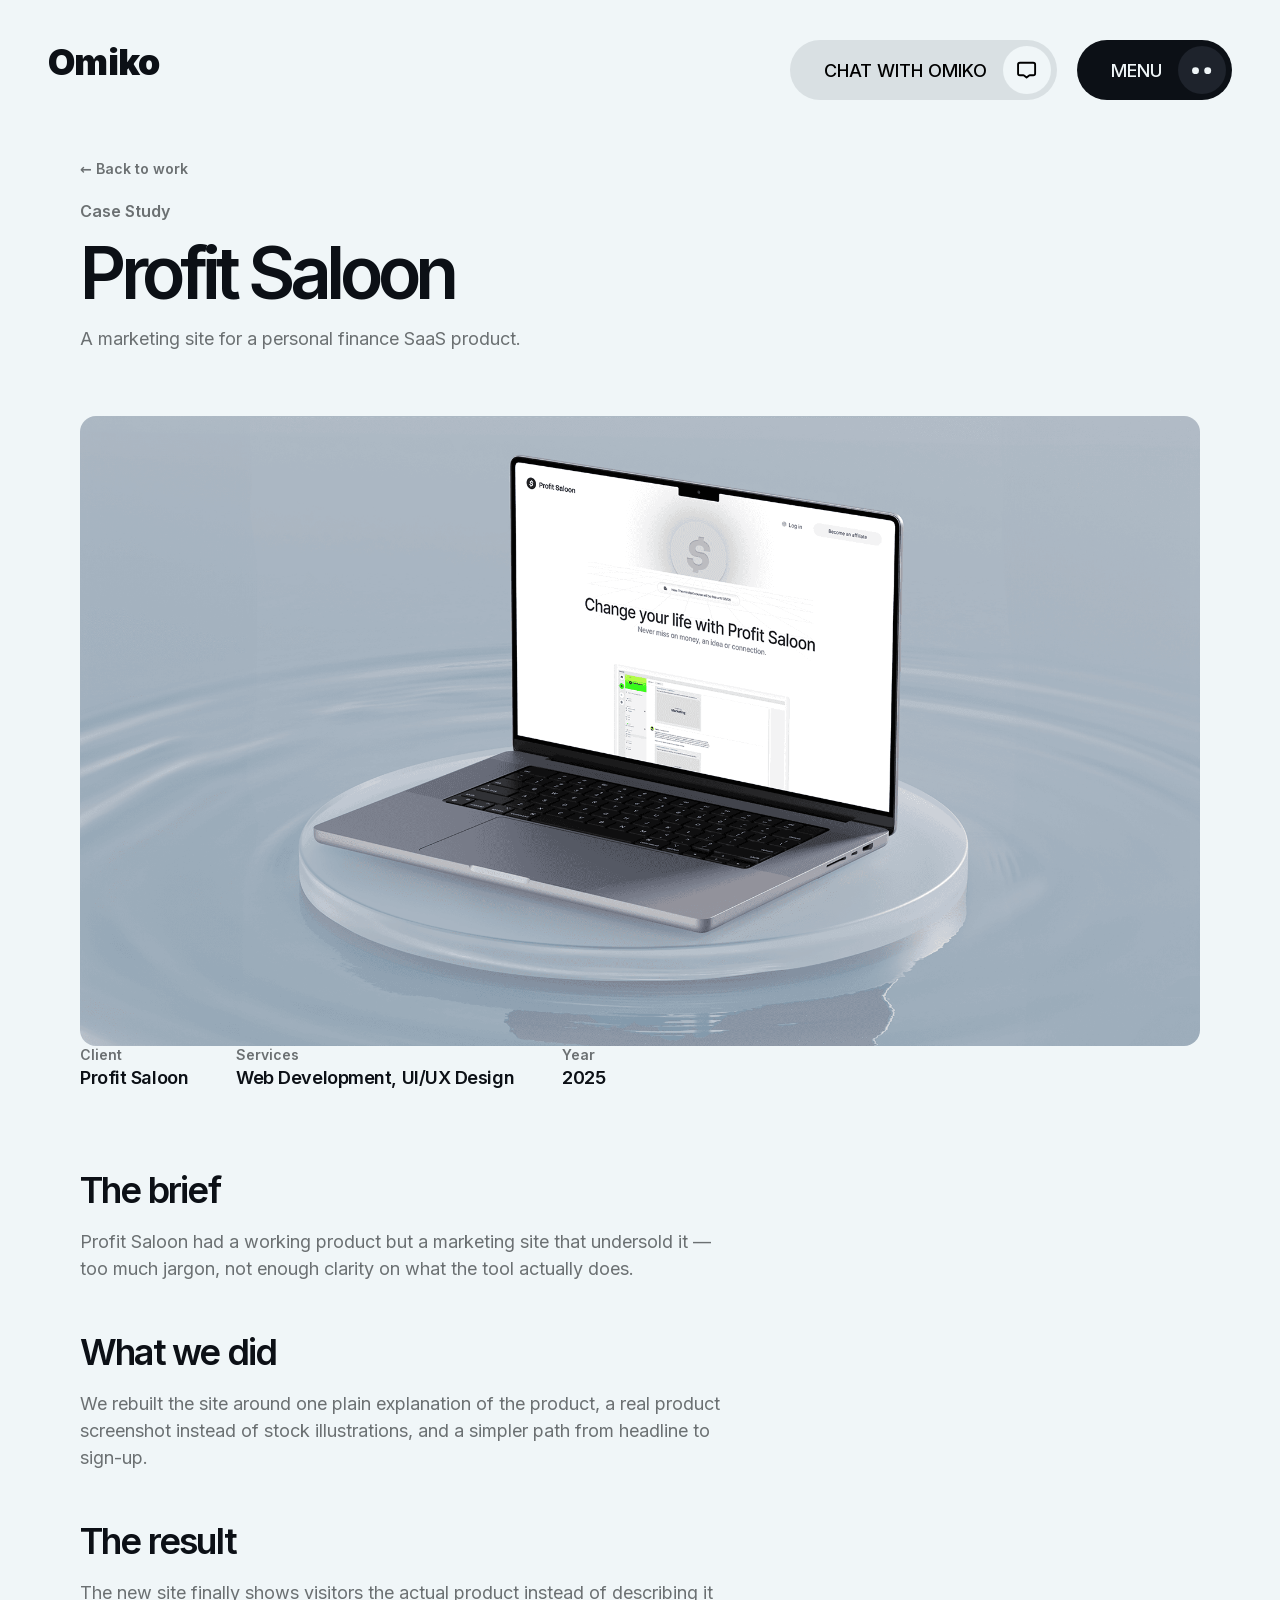
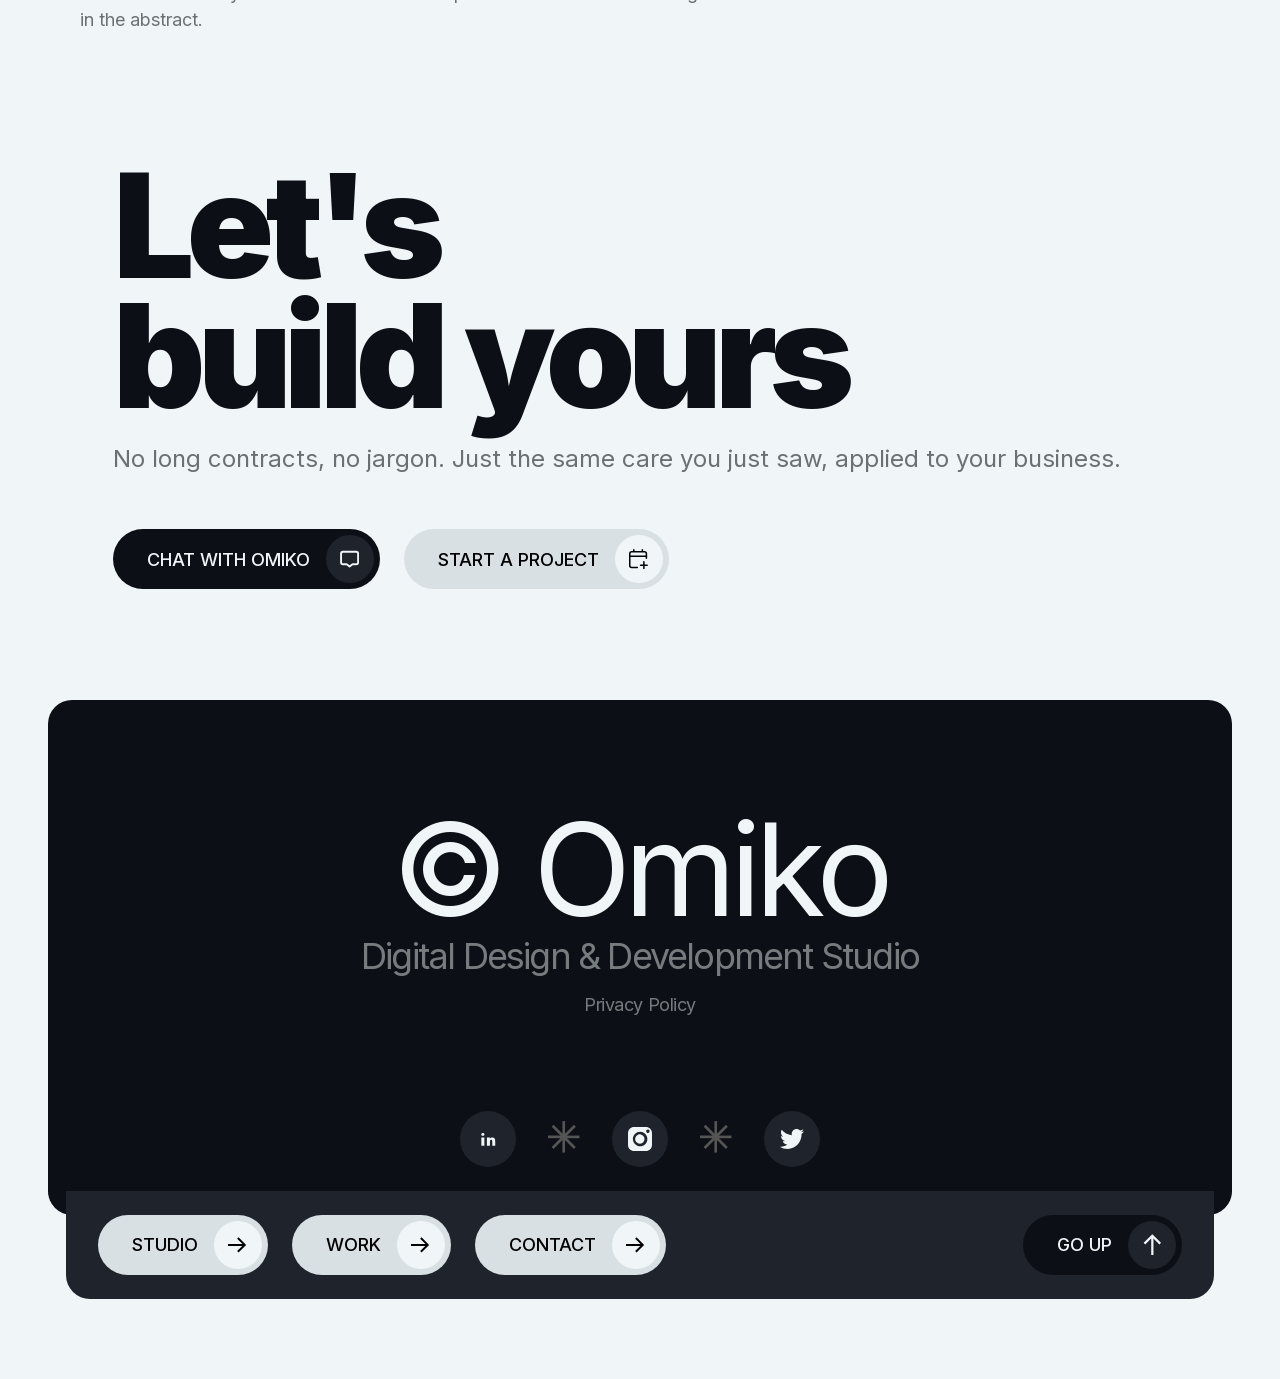
<file: work/profit-saloon.html>
<!DOCTYPE html>
<html lang="en">
<head>
<meta charset="utf-8" />
<meta name="viewport" content="width=device-width, initial-scale=1" />
<title>Profit Saloon — Omiko</title>
<meta name="description" content="A marketing site for a personal finance SaaS product, designed and built by Omiko." />
<link rel="canonical" href="https://omiko.co.uk/work/profit-saloon.html" />
<meta property="og:title" content="Profit Saloon — Omiko" />
<meta property="og:description" content="A marketing site for a personal finance SaaS product, designed and built by Omiko." />
<meta property="og:url" content="https://omiko.co.uk/work/profit-saloon.html" />
<meta property="og:type" content="website" />
<meta name="twitter:card" content="summary_large_image" />
<meta name="twitter:title" content="Profit Saloon — Omiko" />
<meta name="twitter:description" content="A marketing site for a personal finance SaaS product, designed and built by Omiko." />
<link rel="icon" href="../favicon.ico" />
<link rel="stylesheet" href="../styles.css" />
</head>
<body>

<a class="skip-link" href="#main-content">Skip to content</a>

<header class="site-header">
  <a class="brand" href="../index.html" aria-label="Omiko home">
    <span class="brand-logo">Omiko</span>
  </a>

  <div class="header-actions">
    <a class="pill pill-light" href="../contact.html">
      <span class="pill-label">Chat with Omiko</span>
      <span class="pill-icon">
        <svg viewBox="0 0 18 17" fill="none" xmlns="http://www.w3.org/2000/svg">
          <path d="M1 3.26215C1 2.33911 1.79594 1.59084 2.77778 1.59084L15.2222 1.59082C16.2041 1.59082 17 2.33909 17 3.26213V11.6485C17 12.5716 16.2041 13.3198 15.2222 13.3199L11.9989 13.3199C11.7918 13.3199 11.5912 13.3878 11.4318 13.512L8.9962 15.409L6.59291 13.5151C6.43287 13.389 6.23071 13.3199 6.02188 13.3199H2.77778C1.79594 13.3199 1 12.5716 1 11.6486L1 3.26215Z" stroke="currentColor" stroke-width="1.77778" stroke-linejoin="round"/>
        </svg>
      </span>
    </a>

    <button class="pill pill-dark menu-toggle" aria-expanded="false" aria-controls="site-menu" type="button">
      <span class="pill-label">Menu</span>
      <span class="pill-icon pill-icon-dots">
        <svg viewBox="0 0 14 6" fill="none" xmlns="http://www.w3.org/2000/svg">
          <circle cx="11.4517" cy="3.41264" r="2.54545" fill="currentColor"/>
          <circle cx="2.54545" cy="3.41264" r="2.54545" fill="currentColor"/>
        </svg>
      </span>
    </button>
  </div>
</header>

<nav id="site-menu" class="site-menu" aria-hidden="true" inert>
  <a class="site-menu-link" href="../index.html">
    <span class="site-menu-link-icon">
      <svg viewBox="0 0 16 13" fill="none" xmlns="http://www.w3.org/2000/svg">
        <path d="M8.21645 0.833984L13.9687 6.58827L8.21645 12.3426M-0.00111653 6.58827L13.5579 6.58829" stroke="currentColor" stroke-width="1.64351"/>
      </svg>
    </span>
    Home
  </a>
  <a class="site-menu-link" href="../studio.html">
    <span class="site-menu-link-icon">
      <svg viewBox="0 0 16 13" fill="none" xmlns="http://www.w3.org/2000/svg">
        <path d="M8.21645 0.833984L13.9687 6.58827L8.21645 12.3426M-0.00111653 6.58827L13.5579 6.58829" stroke="currentColor" stroke-width="1.64351"/>
      </svg>
    </span>
    Studio
  </a>
  <a class="site-menu-link" href="../work.html">
    <span class="site-menu-link-icon">
      <svg viewBox="0 0 16 13" fill="none" xmlns="http://www.w3.org/2000/svg">
        <path d="M8.21645 0.833984L13.9687 6.58827L8.21645 12.3426M-0.00111653 6.58827L13.5579 6.58829" stroke="currentColor" stroke-width="1.64351"/>
      </svg>
    </span>
    Work
  </a>
  <a class="site-menu-link" href="../contact.html">
    <span class="site-menu-link-icon">
      <svg viewBox="0 0 16 13" fill="none" xmlns="http://www.w3.org/2000/svg">
        <path d="M8.21645 0.833984L13.9687 6.58827L8.21645 12.3426M-0.00111653 6.58827L13.5579 6.58829" stroke="currentColor" stroke-width="1.64351"/>
      </svg>
    </span>
    Contact
  </a>
</nav>

<main id="main-content">
  <section class="case-hero">
    <div class="section-intro" data-reveal>
      <a class="case-back" href="../work.html">&larr; Back to work</a>
      <h2 class="eyebrow">Case Study</h2>
      <h1 class="section-headline">Profit Saloon</h1>
      <p class="section-subhead">A marketing site for a personal finance SaaS product.</p>
    </div>
  </section>

  <section class="case-media" data-reveal>
    <img class="case-image" src="../images/work-profit-saloon.png" alt="Laptop floating on water displaying the Profit Saloon website homepage" />
  </section>

  <section class="legal-section case-content">
    <div class="case-meta" data-reveal>
      <div class="case-meta-item">
        <span class="case-meta-label">Client</span>
        <span class="case-meta-value">Profit Saloon</span>
      </div>
      <div class="case-meta-item">
        <span class="case-meta-label">Services</span>
        <span class="case-meta-value">Web Development, UI/UX Design</span>
      </div>
      <div class="case-meta-item">
        <span class="case-meta-label">Year</span>
        <span class="case-meta-value">2025</span>
      </div>
    </div>

    <div class="section-intro" data-reveal>
      <h2 class="legal-heading">The brief</h2>
      <p class="section-subhead">Profit Saloon had a working product but a marketing site that undersold it — too much jargon, not enough clarity on what the tool actually does.</p>
    </div>

    <div class="section-intro" data-reveal>
      <h2 class="legal-heading">What we did</h2>
      <p class="section-subhead">We rebuilt the site around one plain explanation of the product, a real product screenshot instead of stock illustrations, and a simpler path from headline to sign-up.</p>
    </div>

    <div class="section-intro" data-reveal>
      <h2 class="legal-heading">The result</h2>
      <p class="section-subhead">The new site finally shows visitors the actual product instead of describing it in the abstract.</p>
    </div>
  </section>

  <section class="cta">
    <div class="cta-inner">
      <h2 class="cta-heading">
        <span class="cta-heading-line">Let's</span>
        <span class="cta-heading-line">build yours</span>
      </h2>

      <p class="cta-reassurance">No long contracts, no jargon. Just the same care you just saw, applied to your business.</p>

      <div class="cta-actions">
        <a class="pill pill-dark" href="../contact.html">
          <span class="pill-label">Chat with Omiko</span>
          <span class="pill-icon">
            <svg viewBox="0 0 18 17" fill="none" xmlns="http://www.w3.org/2000/svg">
              <path d="M1 3.26215C1 2.33911 1.79594 1.59084 2.77778 1.59084L15.2222 1.59082C16.2041 1.59082 17 2.33909 17 3.26213V11.6485C17 12.5716 16.2041 13.3198 15.2222 13.3199L11.9989 13.3199C11.7918 13.3199 11.5912 13.3878 11.4318 13.512L8.9962 15.409L6.59291 13.5151C6.43287 13.389 6.23071 13.3199 6.02188 13.3199H2.77778C1.79594 13.3199 1 12.5716 1 11.6486L1 3.26215Z" stroke="currentColor" stroke-width="1.77778" stroke-linejoin="round"/>
            </svg>
          </span>
        </a>

        <a class="pill pill-light" href="../contact.html#start-project">
          <span class="pill-label">Start a project</span>
          <span class="pill-icon">
            <svg viewBox="0 0 19 20" fill="none" xmlns="http://www.w3.org/2000/svg">
              <path d="M4.75 2.75H2.75C1.64543 2.75 0.75 3.64543 0.75 4.75V7.25M4.75 2.75H13.25M4.75 2.75V0.75M13.25 2.75H15.25C16.3546 2.75 17.25 3.64543 17.25 4.75V7.25M13.25 2.75V0.75M8.25 18.25H2.75C1.64543 18.25 0.75 17.3546 0.75 16.25V7.25M0.75 7.25H17.25M17.25 7.25V9.25M14.75 12.75V16M14.75 16V19.25M14.75 16H11.5M14.75 16H18" stroke="currentColor" stroke-width="1.5" stroke-linecap="round" stroke-linejoin="round"/>
            </svg>
          </span>
        </a>
      </div>
    </div>
  </section>
</main>

<footer class="site-footer">
  <span class="footer-wordmark">Omiko</span>

  <div class="footer-panel">
    <span class="footer-copyright">© Omiko</span>
    <span class="footer-tagline">Digital Design &amp; Development Studio</span>
    <a class="footer-privacy-link" href="../privacy.html">Privacy Policy</a>

    <div class="footer-socials">
      <a class="social-icon" target="_blank" rel="noreferrer noopener" aria-label="Omiko on LinkedIn" href="#">
        <svg viewBox="0 0 21 20" fill="none" xmlns="http://www.w3.org/2000/svg">
          <path d="M12.1835 15.6063H9.54163V8.23607H12.1835V9.25708V9.29719L12.2034 9.26235C12.544 8.66477 13.2269 8.23607 14.5132 8.23607C15.1545 8.23607 15.7314 8.4926 16.1481 9.0377C16.5652 9.58312 16.8227 10.4184 16.8227 11.5769V15.6063H14.2663V11.5769C14.2663 11.016 14.0937 10.6695 13.8874 10.4631C13.6814 10.257 13.4425 10.1915 13.3109 10.1915C13.1805 10.1915 12.8988 10.235 12.6494 10.4302C12.3995 10.6258 12.1835 10.9727 12.1835 11.5769V15.6063ZM7.32271 15.6063H4.68079V8.23607H7.32271V15.6063ZM5.95478 6.86007C5.55026 6.86007 5.21363 6.72522 4.9782 6.50108C4.74278 6.27696 4.60796 5.96302 4.60796 5.60359C4.60796 5.24418 4.74249 4.93033 4.98884 4.70626C5.23524 4.48213 5.59432 4.34711 6.0445 4.34711C6.44901 4.34711 6.78565 4.48196 7.02108 4.7061C7.2565 4.93022 7.39132 5.24416 7.39132 5.60359C7.39132 5.963 7.25678 6.27684 7.01044 6.50092C6.76404 6.72505 6.40496 6.86007 5.95478 6.86007Z" fill="currentColor"/>
          <path d="M17.8889 0.823358H3.11111C1.93885 0.823358 0.989374 1.77317 0.989374 2.94583V17.7288C0.989374 18.9014 1.93885 19.8512 3.11111 19.8512H17.8889C19.0612 19.8512 20.0106 18.9014 20.0106 17.7288V2.94583C20.0106 1.77317 19.0612 0.823358 17.8889 0.823358Z" fill="transparent"/>
        </svg>
      </a>

      <span class="social-spacer">
        <svg viewBox="0 0 28 28" fill="none" xmlns="http://www.w3.org/2000/svg">
          <path d="M13.7305 27.6524V13.7461" stroke="currentColor" stroke-width="2.29967" stroke-miterlimit="10"/>
          <path d="M4.00781 23.6051L13.838 13.7715" stroke="currentColor" stroke-width="2.29967" stroke-miterlimit="10"/>
          <path d="M0 13.8594H13.9015" stroke="currentColor" stroke-width="2.29967" stroke-miterlimit="10"/>
          <path d="M4.04688 4.12305L13.8757 13.9567" stroke="currentColor" stroke-width="2.29967" stroke-miterlimit="10"/>
          <path d="M13.7812 0.107422V14.0137" stroke="currentColor" stroke-width="2.29967" stroke-miterlimit="10"/>
          <path d="M23.506 4.1543L13.6758 13.9866" stroke="currentColor" stroke-width="2.29967" stroke-miterlimit="10"/>
          <path d="M27.5265 13.9004H13.625" stroke="currentColor" stroke-width="2.29967" stroke-miterlimit="10"/>
          <path d="M23.4812 23.6364L13.6523 13.8027" stroke="currentColor" stroke-width="2.29967" stroke-miterlimit="10"/>
        </svg>
      </span>

      <a class="social-icon" target="_blank" rel="noreferrer noopener" aria-label="Omiko on Instagram" href="#">
        <svg viewBox="0 0 19 20" fill="none" xmlns="http://www.w3.org/2000/svg">
          <path d="M4.82285 19.834C3.54333 19.8306 2.31732 19.3202 1.41336 18.4146C0.509397 17.509 0.00117108 16.2821 0 15.0026L0 5.65684C0.00137218 4.37816 0.509933 3.15224 1.4141 2.24808C2.31826 1.34392 3.54417 0.835357 4.82285 0.833984H14.1686C15.4482 0.83496 16.6752 1.34312 17.5808 2.24713C18.4864 3.15113 18.9968 4.37726 19 5.65684V15.0026C18.9971 16.2831 18.4871 17.5102 17.5817 18.4157C16.6763 19.3211 15.4491 19.8311 14.1686 19.834H4.82285ZM3.83088 10.3338C3.83081 11.4737 4.16876 12.588 4.802 13.5358C5.43524 14.4837 6.33533 15.2224 7.38844 15.6587C8.44155 16.095 9.60038 16.2092 10.7184 15.9868C11.8364 15.7645 12.8634 15.2156 13.6694 14.4096C14.4755 13.6036 15.0244 12.5767 15.2468 11.4587C15.4692 10.3407 15.3551 9.18185 14.9189 8.12872C14.4827 7.07558 13.744 6.17544 12.7962 5.54214C11.8484 4.90884 10.7341 4.57082 9.59424 4.57082C8.06639 4.57287 6.60171 5.18069 5.52133 6.261C4.44095 7.34132 3.83304 8.80596 3.83088 10.3338ZM14.3227 4.17758C14.3222 4.44928 14.4023 4.71502 14.5529 4.94114C14.7035 5.16726 14.9179 5.3436 15.1688 5.44781C15.4197 5.55202 15.6959 5.57942 15.9624 5.52654C16.2289 5.47366 16.4737 5.34288 16.6659 5.15076C16.858 4.95864 16.9888 4.71382 17.0416 4.44732C17.0945 4.18082 17.0671 3.90462 16.9629 3.6537C16.8587 3.40278 16.6824 3.18843 16.4562 3.03781C16.2301 2.88718 15.9644 2.80705 15.6927 2.80756C15.3297 2.80863 14.9818 2.95332 14.7251 3.21002C14.4684 3.46671 14.3237 3.81456 14.3227 4.17758ZM5.64894 10.3338C5.64725 9.60287 5.86245 8.88788 6.2673 8.27931C6.67215 7.67075 7.24844 7.19597 7.92323 6.91507C8.59803 6.63417 9.34099 6.55978 10.0581 6.70132C10.7752 6.84285 11.4342 7.19395 11.9516 7.71017C12.4691 8.22639 12.8218 8.88453 12.965 9.60128C13.1083 10.318 13.0357 11.0612 12.7564 11.7366C12.4772 12.4121 12.0038 12.9895 11.3962 13.3959C10.7886 13.8022 10.0741 14.0191 9.34319 14.0192C8.36546 14.0175 7.42812 13.629 6.73593 12.9385C6.04373 12.2479 5.65295 11.3115 5.64894 10.3338ZM14.3227 4.17758C14.3222 4.44928 14.4023 4.71502 14.5529 4.94114C14.7035 5.16726 14.9179 5.3436 15.1688 5.44781Z" fill="currentColor"/>
        </svg>
      </a>

      <span class="social-spacer">
        <svg viewBox="0 0 28 28" fill="none" xmlns="http://www.w3.org/2000/svg">
          <path d="M13.7305 27.6524V13.7461" stroke="currentColor" stroke-width="2.29967" stroke-miterlimit="10"/>
          <path d="M4.00781 23.6051L13.838 13.7715" stroke="currentColor" stroke-width="2.29967" stroke-miterlimit="10"/>
          <path d="M0 13.8594H13.9015" stroke="currentColor" stroke-width="2.29967" stroke-miterlimit="10"/>
          <path d="M4.04688 4.12305L13.8757 13.9567" stroke="currentColor" stroke-width="2.29967" stroke-miterlimit="10"/>
          <path d="M13.7812 0.107422V14.0137" stroke="currentColor" stroke-width="2.29967" stroke-miterlimit="10"/>
          <path d="M23.506 4.1543L13.6758 13.9866" stroke="currentColor" stroke-width="2.29967" stroke-miterlimit="10"/>
          <path d="M27.5265 13.9004H13.625" stroke="currentColor" stroke-width="2.29967" stroke-miterlimit="10"/>
          <path d="M23.4812 23.6364L13.6523 13.8027" stroke="currentColor" stroke-width="2.29967" stroke-miterlimit="10"/>
        </svg>
      </span>

      <a class="social-icon" target="_blank" rel="noreferrer noopener" aria-label="Omiko on X" href="#">
        <svg viewBox="0 0 22 20" fill="none" xmlns="http://www.w3.org/2000/svg">
          <path d="M22 3.01207C21.1906 3.38158 20.3206 3.6312 19.4077 3.7435C20.3395 3.16864 21.0553 2.25835 21.3922 1.17361C20.5201 1.70601 19.5541 2.0925 18.526 2.3008C17.7027 1.39798 16.5297 0.833984 15.2315 0.833984C12.7389 0.833984 10.7178 2.9137 10.7178 5.47895C10.7178 5.84303 10.7578 6.19759 10.8348 6.53755C7.08354 6.34385 3.75779 4.49451 1.53161 1.68416C1.14309 2.37019 0.920444 3.16807 0.920444 4.01939C0.920444 5.63099 1.71729 7.05275 2.92839 7.88572C2.18853 7.86161 1.49256 7.65263 0.884034 7.30475C0.883521 7.32411 0.883521 7.34358 0.883521 7.36316C0.883521 9.6137 2.43937 11.491 4.50418 11.918C4.12545 12.0242 3.7267 12.0809 3.31507 12.0809C3.02423 12.0809 2.74154 12.0517 2.46588 11.9976C3.0403 13.843 4.70713 15.1859 6.68229 15.2233C5.13756 16.4693 3.19144 17.2119 1.07668 17.2119C0.712361 17.2119 0.353101 17.1898 0 17.1469C1.99749 18.465 4.36998 19.234 6.9189 19.234C15.2209 19.234 19.761 12.156 19.761 6.01748C19.761 5.81608 19.7566 5.61582 19.7479 5.41646C20.6297 4.76168 21.3949 3.94365 22 3.01207Z" fill="currentColor"/>
        </svg>
      </a>
    </div>
  </div>

  <div class="footer-extension">
    <nav class="footer-nav">
      <a class="pill pill-light" href="../studio.html">
        <span class="pill-label">Studio</span>
        <span class="pill-icon">
          <svg viewBox="0 0 16 13" fill="none" xmlns="http://www.w3.org/2000/svg">
            <path d="M8.21645 0.833984L13.9687 6.58827L8.21645 12.3426M-0.00111653 6.58827L13.5579 6.58829" stroke="#F0F6F8" stroke-width="1.64351"/>
          </svg>
        </span>
      </a>

      <a class="pill pill-light" href="../work.html">
        <span class="pill-label">Work</span>
        <span class="pill-icon">
          <svg viewBox="0 0 16 13" fill="none" xmlns="http://www.w3.org/2000/svg">
            <path d="M8.21645 0.833984L13.9687 6.58827L8.21645 12.3426M-0.00111653 6.58827L13.5579 6.58829" stroke="#F0F6F8" stroke-width="1.64351"/>
          </svg>
        </span>
      </a>

      <a class="pill pill-light" href="../contact.html">
        <span class="pill-label">Contact</span>
        <span class="pill-icon">
          <svg viewBox="0 0 16 13" fill="none" xmlns="http://www.w3.org/2000/svg">
            <path d="M8.21645 0.833984L13.9687 6.58827L8.21645 12.3426M-0.00111653 6.58827L13.5579 6.58829" stroke="#F0F6F8" stroke-width="1.64351"/>
          </svg>
        </span>
      </a>
    </nav>

    <div class="footer-extension-right">
      <a class="pill pill-dark footer-chat" href="../contact.html">
        <span class="pill-label">Chat with Omiko</span>
        <span class="pill-icon">
          <svg viewBox="0 0 18 17" fill="none" xmlns="http://www.w3.org/2000/svg">
            <path d="M1 3.26215C1 2.33911 1.79594 1.59084 2.77778 1.59084L15.2222 1.59082C16.2041 1.59082 17 2.33909 17 3.26213V11.6485C17 12.5716 16.2041 13.3198 15.2222 13.3199L11.9989 13.3199C11.7918 13.3199 11.5912 13.3878 11.4318 13.512L8.9962 15.409L6.59291 13.5151C6.43287 13.389 6.23071 13.3199 6.02188 13.3199H2.77778C1.79594 13.3199 1 12.5716 1 11.6486L1 3.26215Z" stroke="currentColor" stroke-width="1.77778" stroke-linejoin="round"/>
          </svg>
        </span>
      </a>

      <button class="pill pill-dark footer-go-up" type="button">
        <span class="pill-label">Go up</span>
        <span class="pill-icon">
          <svg class="icon-swap-out" viewBox="0 0 14 16" fill="none" xmlns="http://www.w3.org/2000/svg">
            <path d="M1.49219 7.02383L7.24447 1.26953L12.9968 7.02383M7.24447 15.2443L7.24449 1.68055" stroke="currentColor" stroke-width="1.64351"/>
          </svg>
          <svg class="icon-swap-in" viewBox="0 0 14 16" fill="none" xmlns="http://www.w3.org/2000/svg">
            <path d="M1.49219 7.02383L7.24447 1.26953L12.9968 7.02383M7.24447 15.2443L7.24449 1.68055" stroke="currentColor" stroke-width="1.64351"/>
          </svg>
        </span>
      </button>
    </div>
  </div>
</footer>

<script src="../script.js"></script>
</body>
</html>
</file>
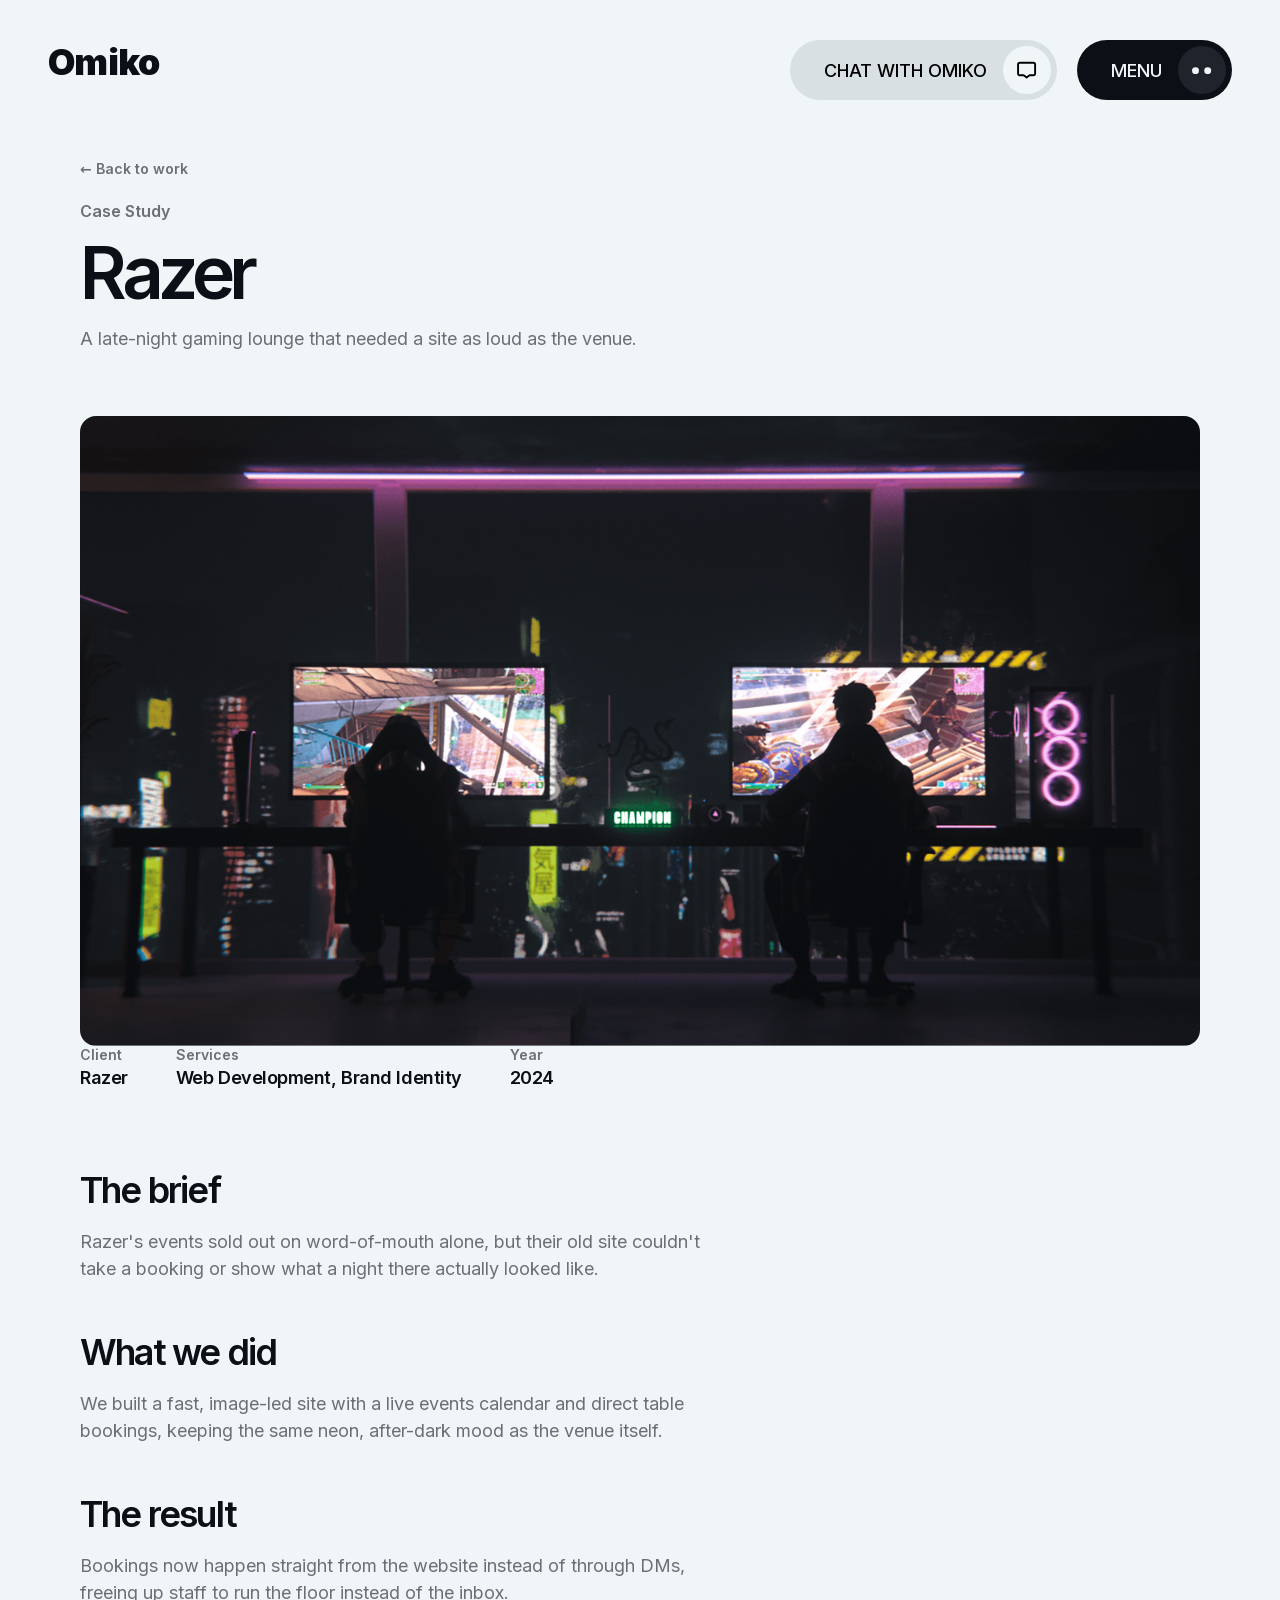
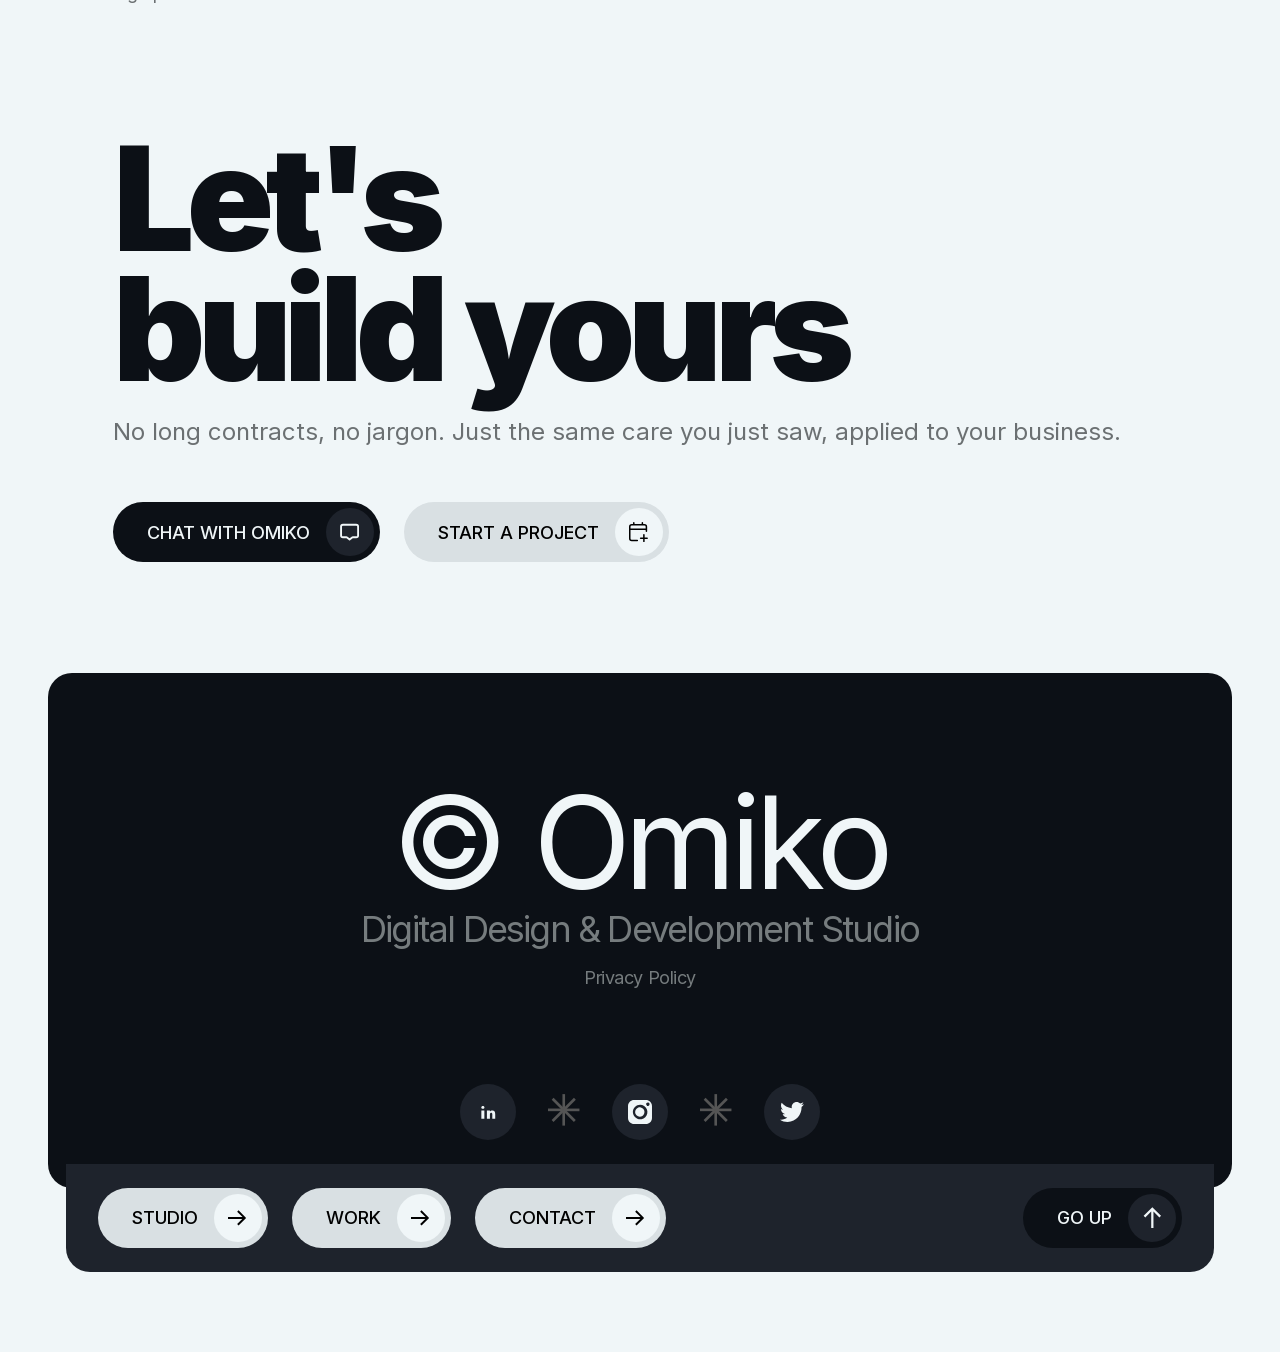
<file: work/razer.html>
<!DOCTYPE html>
<html lang="en">
<head>
<meta charset="utf-8" />
<meta name="viewport" content="width=device-width, initial-scale=1" />
<title>Razer — Omiko</title>
<meta name="description" content="A late-night gaming lounge that needed a site as loud as the venue, designed and built by Omiko." />
<link rel="canonical" href="https://omiko.co.uk/work/razer.html" />
<meta property="og:title" content="Razer — Omiko" />
<meta property="og:description" content="A late-night gaming lounge that needed a site as loud as the venue, designed and built by Omiko." />
<meta property="og:url" content="https://omiko.co.uk/work/razer.html" />
<meta property="og:type" content="website" />
<meta name="twitter:card" content="summary_large_image" />
<meta name="twitter:title" content="Razer — Omiko" />
<meta name="twitter:description" content="A late-night gaming lounge that needed a site as loud as the venue, designed and built by Omiko." />
<link rel="icon" href="../favicon.ico" />
<link rel="stylesheet" href="../styles.css" />
</head>
<body>

<a class="skip-link" href="#main-content">Skip to content</a>

<header class="site-header">
  <a class="brand" href="../index.html" aria-label="Omiko home">
    <span class="brand-logo">Omiko</span>
  </a>

  <div class="header-actions">
    <a class="pill pill-light" href="../contact.html">
      <span class="pill-label">Chat with Omiko</span>
      <span class="pill-icon">
        <svg viewBox="0 0 18 17" fill="none" xmlns="http://www.w3.org/2000/svg">
          <path d="M1 3.26215C1 2.33911 1.79594 1.59084 2.77778 1.59084L15.2222 1.59082C16.2041 1.59082 17 2.33909 17 3.26213V11.6485C17 12.5716 16.2041 13.3198 15.2222 13.3199L11.9989 13.3199C11.7918 13.3199 11.5912 13.3878 11.4318 13.512L8.9962 15.409L6.59291 13.5151C6.43287 13.389 6.23071 13.3199 6.02188 13.3199H2.77778C1.79594 13.3199 1 12.5716 1 11.6486L1 3.26215Z" stroke="currentColor" stroke-width="1.77778" stroke-linejoin="round"/>
        </svg>
      </span>
    </a>

    <button class="pill pill-dark menu-toggle" aria-expanded="false" aria-controls="site-menu" type="button">
      <span class="pill-label">Menu</span>
      <span class="pill-icon pill-icon-dots">
        <svg viewBox="0 0 14 6" fill="none" xmlns="http://www.w3.org/2000/svg">
          <circle cx="11.4517" cy="3.41264" r="2.54545" fill="currentColor"/>
          <circle cx="2.54545" cy="3.41264" r="2.54545" fill="currentColor"/>
        </svg>
      </span>
    </button>
  </div>
</header>

<nav id="site-menu" class="site-menu" aria-hidden="true" inert>
  <a class="site-menu-link" href="../index.html">
    <span class="site-menu-link-icon">
      <svg viewBox="0 0 16 13" fill="none" xmlns="http://www.w3.org/2000/svg">
        <path d="M8.21645 0.833984L13.9687 6.58827L8.21645 12.3426M-0.00111653 6.58827L13.5579 6.58829" stroke="currentColor" stroke-width="1.64351"/>
      </svg>
    </span>
    Home
  </a>
  <a class="site-menu-link" href="../studio.html">
    <span class="site-menu-link-icon">
      <svg viewBox="0 0 16 13" fill="none" xmlns="http://www.w3.org/2000/svg">
        <path d="M8.21645 0.833984L13.9687 6.58827L8.21645 12.3426M-0.00111653 6.58827L13.5579 6.58829" stroke="currentColor" stroke-width="1.64351"/>
      </svg>
    </span>
    Studio
  </a>
  <a class="site-menu-link" href="../work.html">
    <span class="site-menu-link-icon">
      <svg viewBox="0 0 16 13" fill="none" xmlns="http://www.w3.org/2000/svg">
        <path d="M8.21645 0.833984L13.9687 6.58827L8.21645 12.3426M-0.00111653 6.58827L13.5579 6.58829" stroke="currentColor" stroke-width="1.64351"/>
      </svg>
    </span>
    Work
  </a>
  <a class="site-menu-link" href="../contact.html">
    <span class="site-menu-link-icon">
      <svg viewBox="0 0 16 13" fill="none" xmlns="http://www.w3.org/2000/svg">
        <path d="M8.21645 0.833984L13.9687 6.58827L8.21645 12.3426M-0.00111653 6.58827L13.5579 6.58829" stroke="currentColor" stroke-width="1.64351"/>
      </svg>
    </span>
    Contact
  </a>
</nav>

<main id="main-content">
  <section class="case-hero">
    <div class="section-intro" data-reveal>
      <a class="case-back" href="../work.html">&larr; Back to work</a>
      <h2 class="eyebrow">Case Study</h2>
      <h1 class="section-headline">Razer</h1>
      <p class="section-subhead">A late-night gaming lounge that needed a site as loud as the venue.</p>
    </div>
  </section>

  <section class="case-media" data-reveal>
    <img class="case-image" src="../images/work-razer.png" alt="Two figures viewing oversized game footage on neon-lit screens inside Razer's gaming lounge" />
  </section>

  <section class="legal-section case-content">
    <div class="case-meta" data-reveal>
      <div class="case-meta-item">
        <span class="case-meta-label">Client</span>
        <span class="case-meta-value">Razer</span>
      </div>
      <div class="case-meta-item">
        <span class="case-meta-label">Services</span>
        <span class="case-meta-value">Web Development, Brand Identity</span>
      </div>
      <div class="case-meta-item">
        <span class="case-meta-label">Year</span>
        <span class="case-meta-value">2024</span>
      </div>
    </div>

    <div class="section-intro" data-reveal>
      <h2 class="legal-heading">The brief</h2>
      <p class="section-subhead">Razer's events sold out on word-of-mouth alone, but their old site couldn't take a booking or show what a night there actually looked like.</p>
    </div>

    <div class="section-intro" data-reveal>
      <h2 class="legal-heading">What we did</h2>
      <p class="section-subhead">We built a fast, image-led site with a live events calendar and direct table bookings, keeping the same neon, after-dark mood as the venue itself.</p>
    </div>

    <div class="section-intro" data-reveal>
      <h2 class="legal-heading">The result</h2>
      <p class="section-subhead">Bookings now happen straight from the website instead of through DMs, freeing up staff to run the floor instead of the inbox.</p>
    </div>
  </section>

  <section class="cta">
    <div class="cta-inner">
      <h2 class="cta-heading">
        <span class="cta-heading-line">Let's</span>
        <span class="cta-heading-line">build yours</span>
      </h2>

      <p class="cta-reassurance">No long contracts, no jargon. Just the same care you just saw, applied to your business.</p>

      <div class="cta-actions">
        <a class="pill pill-dark" href="../contact.html">
          <span class="pill-label">Chat with Omiko</span>
          <span class="pill-icon">
            <svg viewBox="0 0 18 17" fill="none" xmlns="http://www.w3.org/2000/svg">
              <path d="M1 3.26215C1 2.33911 1.79594 1.59084 2.77778 1.59084L15.2222 1.59082C16.2041 1.59082 17 2.33909 17 3.26213V11.6485C17 12.5716 16.2041 13.3198 15.2222 13.3199L11.9989 13.3199C11.7918 13.3199 11.5912 13.3878 11.4318 13.512L8.9962 15.409L6.59291 13.5151C6.43287 13.389 6.23071 13.3199 6.02188 13.3199H2.77778C1.79594 13.3199 1 12.5716 1 11.6486L1 3.26215Z" stroke="currentColor" stroke-width="1.77778" stroke-linejoin="round"/>
            </svg>
          </span>
        </a>

        <a class="pill pill-light" href="../contact.html#start-project">
          <span class="pill-label">Start a project</span>
          <span class="pill-icon">
            <svg viewBox="0 0 19 20" fill="none" xmlns="http://www.w3.org/2000/svg">
              <path d="M4.75 2.75H2.75C1.64543 2.75 0.75 3.64543 0.75 4.75V7.25M4.75 2.75H13.25M4.75 2.75V0.75M13.25 2.75H15.25C16.3546 2.75 17.25 3.64543 17.25 4.75V7.25M13.25 2.75V0.75M8.25 18.25H2.75C1.64543 18.25 0.75 17.3546 0.75 16.25V7.25M0.75 7.25H17.25M17.25 7.25V9.25M14.75 12.75V16M14.75 16V19.25M14.75 16H11.5M14.75 16H18" stroke="currentColor" stroke-width="1.5" stroke-linecap="round" stroke-linejoin="round"/>
            </svg>
          </span>
        </a>
      </div>
    </div>
  </section>
</main>

<footer class="site-footer">
  <span class="footer-wordmark">Omiko</span>

  <div class="footer-panel">
    <span class="footer-copyright">© Omiko</span>
    <span class="footer-tagline">Digital Design &amp; Development Studio</span>
    <a class="footer-privacy-link" href="../privacy.html">Privacy Policy</a>

    <div class="footer-socials">
      <a class="social-icon" target="_blank" rel="noreferrer noopener" aria-label="Omiko on LinkedIn" href="#">
        <svg viewBox="0 0 21 20" fill="none" xmlns="http://www.w3.org/2000/svg">
          <path d="M12.1835 15.6063H9.54163V8.23607H12.1835V9.25708V9.29719L12.2034 9.26235C12.544 8.66477 13.2269 8.23607 14.5132 8.23607C15.1545 8.23607 15.7314 8.4926 16.1481 9.0377C16.5652 9.58312 16.8227 10.4184 16.8227 11.5769V15.6063H14.2663V11.5769C14.2663 11.016 14.0937 10.6695 13.8874 10.4631C13.6814 10.257 13.4425 10.1915 13.3109 10.1915C13.1805 10.1915 12.8988 10.235 12.6494 10.4302C12.3995 10.6258 12.1835 10.9727 12.1835 11.5769V15.6063ZM7.32271 15.6063H4.68079V8.23607H7.32271V15.6063ZM5.95478 6.86007C5.55026 6.86007 5.21363 6.72522 4.9782 6.50108C4.74278 6.27696 4.60796 5.96302 4.60796 5.60359C4.60796 5.24418 4.74249 4.93033 4.98884 4.70626C5.23524 4.48213 5.59432 4.34711 6.0445 4.34711C6.44901 4.34711 6.78565 4.48196 7.02108 4.7061C7.2565 4.93022 7.39132 5.24416 7.39132 5.60359C7.39132 5.963 7.25678 6.27684 7.01044 6.50092C6.76404 6.72505 6.40496 6.86007 5.95478 6.86007Z" fill="currentColor"/>
          <path d="M17.8889 0.823358H3.11111C1.93885 0.823358 0.989374 1.77317 0.989374 2.94583V17.7288C0.989374 18.9014 1.93885 19.8512 3.11111 19.8512H17.8889C19.0612 19.8512 20.0106 18.9014 20.0106 17.7288V2.94583C20.0106 1.77317 19.0612 0.823358 17.8889 0.823358Z" fill="transparent"/>
        </svg>
      </a>

      <span class="social-spacer">
        <svg viewBox="0 0 28 28" fill="none" xmlns="http://www.w3.org/2000/svg">
          <path d="M13.7305 27.6524V13.7461" stroke="currentColor" stroke-width="2.29967" stroke-miterlimit="10"/>
          <path d="M4.00781 23.6051L13.838 13.7715" stroke="currentColor" stroke-width="2.29967" stroke-miterlimit="10"/>
          <path d="M0 13.8594H13.9015" stroke="currentColor" stroke-width="2.29967" stroke-miterlimit="10"/>
          <path d="M4.04688 4.12305L13.8757 13.9567" stroke="currentColor" stroke-width="2.29967" stroke-miterlimit="10"/>
          <path d="M13.7812 0.107422V14.0137" stroke="currentColor" stroke-width="2.29967" stroke-miterlimit="10"/>
          <path d="M23.506 4.1543L13.6758 13.9866" stroke="currentColor" stroke-width="2.29967" stroke-miterlimit="10"/>
          <path d="M27.5265 13.9004H13.625" stroke="currentColor" stroke-width="2.29967" stroke-miterlimit="10"/>
          <path d="M23.4812 23.6364L13.6523 13.8027" stroke="currentColor" stroke-width="2.29967" stroke-miterlimit="10"/>
        </svg>
      </span>

      <a class="social-icon" target="_blank" rel="noreferrer noopener" aria-label="Omiko on Instagram" href="#">
        <svg viewBox="0 0 19 20" fill="none" xmlns="http://www.w3.org/2000/svg">
          <path d="M4.82285 19.834C3.54333 19.8306 2.31732 19.3202 1.41336 18.4146C0.509397 17.509 0.00117108 16.2821 0 15.0026L0 5.65684C0.00137218 4.37816 0.509933 3.15224 1.4141 2.24808C2.31826 1.34392 3.54417 0.835357 4.82285 0.833984H14.1686C15.4482 0.83496 16.6752 1.34312 17.5808 2.24713C18.4864 3.15113 18.9968 4.37726 19 5.65684V15.0026C18.9971 16.2831 18.4871 17.5102 17.5817 18.4157C16.6763 19.3211 15.4491 19.8311 14.1686 19.834H4.82285ZM3.83088 10.3338C3.83081 11.4737 4.16876 12.588 4.802 13.5358C5.43524 14.4837 6.33533 15.2224 7.38844 15.6587C8.44155 16.095 9.60038 16.2092 10.7184 15.9868C11.8364 15.7645 12.8634 15.2156 13.6694 14.4096C14.4755 13.6036 15.0244 12.5767 15.2468 11.4587C15.4692 10.3407 15.3551 9.18185 14.9189 8.12872C14.4827 7.07558 13.744 6.17544 12.7962 5.54214C11.8484 4.90884 10.7341 4.57082 9.59424 4.57082C8.06639 4.57287 6.60171 5.18069 5.52133 6.261C4.44095 7.34132 3.83304 8.80596 3.83088 10.3338ZM14.3227 4.17758C14.3222 4.44928 14.4023 4.71502 14.5529 4.94114C14.7035 5.16726 14.9179 5.3436 15.1688 5.44781C15.4197 5.55202 15.6959 5.57942 15.9624 5.52654C16.2289 5.47366 16.4737 5.34288 16.6659 5.15076C16.858 4.95864 16.9888 4.71382 17.0416 4.44732C17.0945 4.18082 17.0671 3.90462 16.9629 3.6537C16.8587 3.40278 16.6824 3.18843 16.4562 3.03781C16.2301 2.88718 15.9644 2.80705 15.6927 2.80756C15.3297 2.80863 14.9818 2.95332 14.7251 3.21002C14.4684 3.46671 14.3237 3.81456 14.3227 4.17758ZM5.64894 10.3338C5.64725 9.60287 5.86245 8.88788 6.2673 8.27931C6.67215 7.67075 7.24844 7.19597 7.92323 6.91507C8.59803 6.63417 9.34099 6.55978 10.0581 6.70132C10.7752 6.84285 11.4342 7.19395 11.9516 7.71017C12.4691 8.22639 12.8218 8.88453 12.965 9.60128C13.1083 10.318 13.0357 11.0612 12.7564 11.7366C12.4772 12.4121 12.0038 12.9895 11.3962 13.3959C10.7886 13.8022 10.0741 14.0191 9.34319 14.0192C8.36546 14.0175 7.42812 13.629 6.73593 12.9385C6.04373 12.2479 5.65295 11.3115 5.64894 10.3338ZM14.3227 4.17758C14.3222 4.44928 14.4023 4.71502 14.5529 4.94114C14.7035 5.16726 14.9179 5.3436 15.1688 5.44781Z" fill="currentColor"/>
        </svg>
      </a>

      <span class="social-spacer">
        <svg viewBox="0 0 28 28" fill="none" xmlns="http://www.w3.org/2000/svg">
          <path d="M13.7305 27.6524V13.7461" stroke="currentColor" stroke-width="2.29967" stroke-miterlimit="10"/>
          <path d="M4.00781 23.6051L13.838 13.7715" stroke="currentColor" stroke-width="2.29967" stroke-miterlimit="10"/>
          <path d="M0 13.8594H13.9015" stroke="currentColor" stroke-width="2.29967" stroke-miterlimit="10"/>
          <path d="M4.04688 4.12305L13.8757 13.9567" stroke="currentColor" stroke-width="2.29967" stroke-miterlimit="10"/>
          <path d="M13.7812 0.107422V14.0137" stroke="currentColor" stroke-width="2.29967" stroke-miterlimit="10"/>
          <path d="M23.506 4.1543L13.6758 13.9866" stroke="currentColor" stroke-width="2.29967" stroke-miterlimit="10"/>
          <path d="M27.5265 13.9004H13.625" stroke="currentColor" stroke-width="2.29967" stroke-miterlimit="10"/>
          <path d="M23.4812 23.6364L13.6523 13.8027" stroke="currentColor" stroke-width="2.29967" stroke-miterlimit="10"/>
        </svg>
      </span>

      <a class="social-icon" target="_blank" rel="noreferrer noopener" aria-label="Omiko on X" href="#">
        <svg viewBox="0 0 22 20" fill="none" xmlns="http://www.w3.org/2000/svg">
          <path d="M22 3.01207C21.1906 3.38158 20.3206 3.6312 19.4077 3.7435C20.3395 3.16864 21.0553 2.25835 21.3922 1.17361C20.5201 1.70601 19.5541 2.0925 18.526 2.3008C17.7027 1.39798 16.5297 0.833984 15.2315 0.833984C12.7389 0.833984 10.7178 2.9137 10.7178 5.47895C10.7178 5.84303 10.7578 6.19759 10.8348 6.53755C7.08354 6.34385 3.75779 4.49451 1.53161 1.68416C1.14309 2.37019 0.920444 3.16807 0.920444 4.01939C0.920444 5.63099 1.71729 7.05275 2.92839 7.88572C2.18853 7.86161 1.49256 7.65263 0.884034 7.30475C0.883521 7.32411 0.883521 7.34358 0.883521 7.36316C0.883521 9.6137 2.43937 11.491 4.50418 11.918C4.12545 12.0242 3.7267 12.0809 3.31507 12.0809C3.02423 12.0809 2.74154 12.0517 2.46588 11.9976C3.0403 13.843 4.70713 15.1859 6.68229 15.2233C5.13756 16.4693 3.19144 17.2119 1.07668 17.2119C0.712361 17.2119 0.353101 17.1898 0 17.1469C1.99749 18.465 4.36998 19.234 6.9189 19.234C15.2209 19.234 19.761 12.156 19.761 6.01748C19.761 5.81608 19.7566 5.61582 19.7479 5.41646C20.6297 4.76168 21.3949 3.94365 22 3.01207Z" fill="currentColor"/>
        </svg>
      </a>
    </div>
  </div>

  <div class="footer-extension">
    <nav class="footer-nav">
      <a class="pill pill-light" href="../studio.html">
        <span class="pill-label">Studio</span>
        <span class="pill-icon">
          <svg viewBox="0 0 16 13" fill="none" xmlns="http://www.w3.org/2000/svg">
            <path d="M8.21645 0.833984L13.9687 6.58827L8.21645 12.3426M-0.00111653 6.58827L13.5579 6.58829" stroke="#F0F6F8" stroke-width="1.64351"/>
          </svg>
        </span>
      </a>

      <a class="pill pill-light" href="../work.html">
        <span class="pill-label">Work</span>
        <span class="pill-icon">
          <svg viewBox="0 0 16 13" fill="none" xmlns="http://www.w3.org/2000/svg">
            <path d="M8.21645 0.833984L13.9687 6.58827L8.21645 12.3426M-0.00111653 6.58827L13.5579 6.58829" stroke="#F0F6F8" stroke-width="1.64351"/>
          </svg>
        </span>
      </a>

      <a class="pill pill-light" href="../contact.html">
        <span class="pill-label">Contact</span>
        <span class="pill-icon">
          <svg viewBox="0 0 16 13" fill="none" xmlns="http://www.w3.org/2000/svg">
            <path d="M8.21645 0.833984L13.9687 6.58827L8.21645 12.3426M-0.00111653 6.58827L13.5579 6.58829" stroke="#F0F6F8" stroke-width="1.64351"/>
          </svg>
        </span>
      </a>
    </nav>

    <div class="footer-extension-right">
      <a class="pill pill-dark footer-chat" href="../contact.html">
        <span class="pill-label">Chat with Omiko</span>
        <span class="pill-icon">
          <svg viewBox="0 0 18 17" fill="none" xmlns="http://www.w3.org/2000/svg">
            <path d="M1 3.26215C1 2.33911 1.79594 1.59084 2.77778 1.59084L15.2222 1.59082C16.2041 1.59082 17 2.33909 17 3.26213V11.6485C17 12.5716 16.2041 13.3198 15.2222 13.3199L11.9989 13.3199C11.7918 13.3199 11.5912 13.3878 11.4318 13.512L8.9962 15.409L6.59291 13.5151C6.43287 13.389 6.23071 13.3199 6.02188 13.3199H2.77778C1.79594 13.3199 1 12.5716 1 11.6486L1 3.26215Z" stroke="currentColor" stroke-width="1.77778" stroke-linejoin="round"/>
          </svg>
        </span>
      </a>

      <button class="pill pill-dark footer-go-up" type="button">
        <span class="pill-label">Go up</span>
        <span class="pill-icon">
          <svg class="icon-swap-out" viewBox="0 0 14 16" fill="none" xmlns="http://www.w3.org/2000/svg">
            <path d="M1.49219 7.02383L7.24447 1.26953L12.9968 7.02383M7.24447 15.2443L7.24449 1.68055" stroke="currentColor" stroke-width="1.64351"/>
          </svg>
          <svg class="icon-swap-in" viewBox="0 0 14 16" fill="none" xmlns="http://www.w3.org/2000/svg">
            <path d="M1.49219 7.02383L7.24447 1.26953L12.9968 7.02383M7.24447 15.2443L7.24449 1.68055" stroke="currentColor" stroke-width="1.64351"/>
          </svg>
        </span>
      </button>
    </div>
  </div>
</footer>

<script src="../script.js"></script>
</body>
</html>
</file>
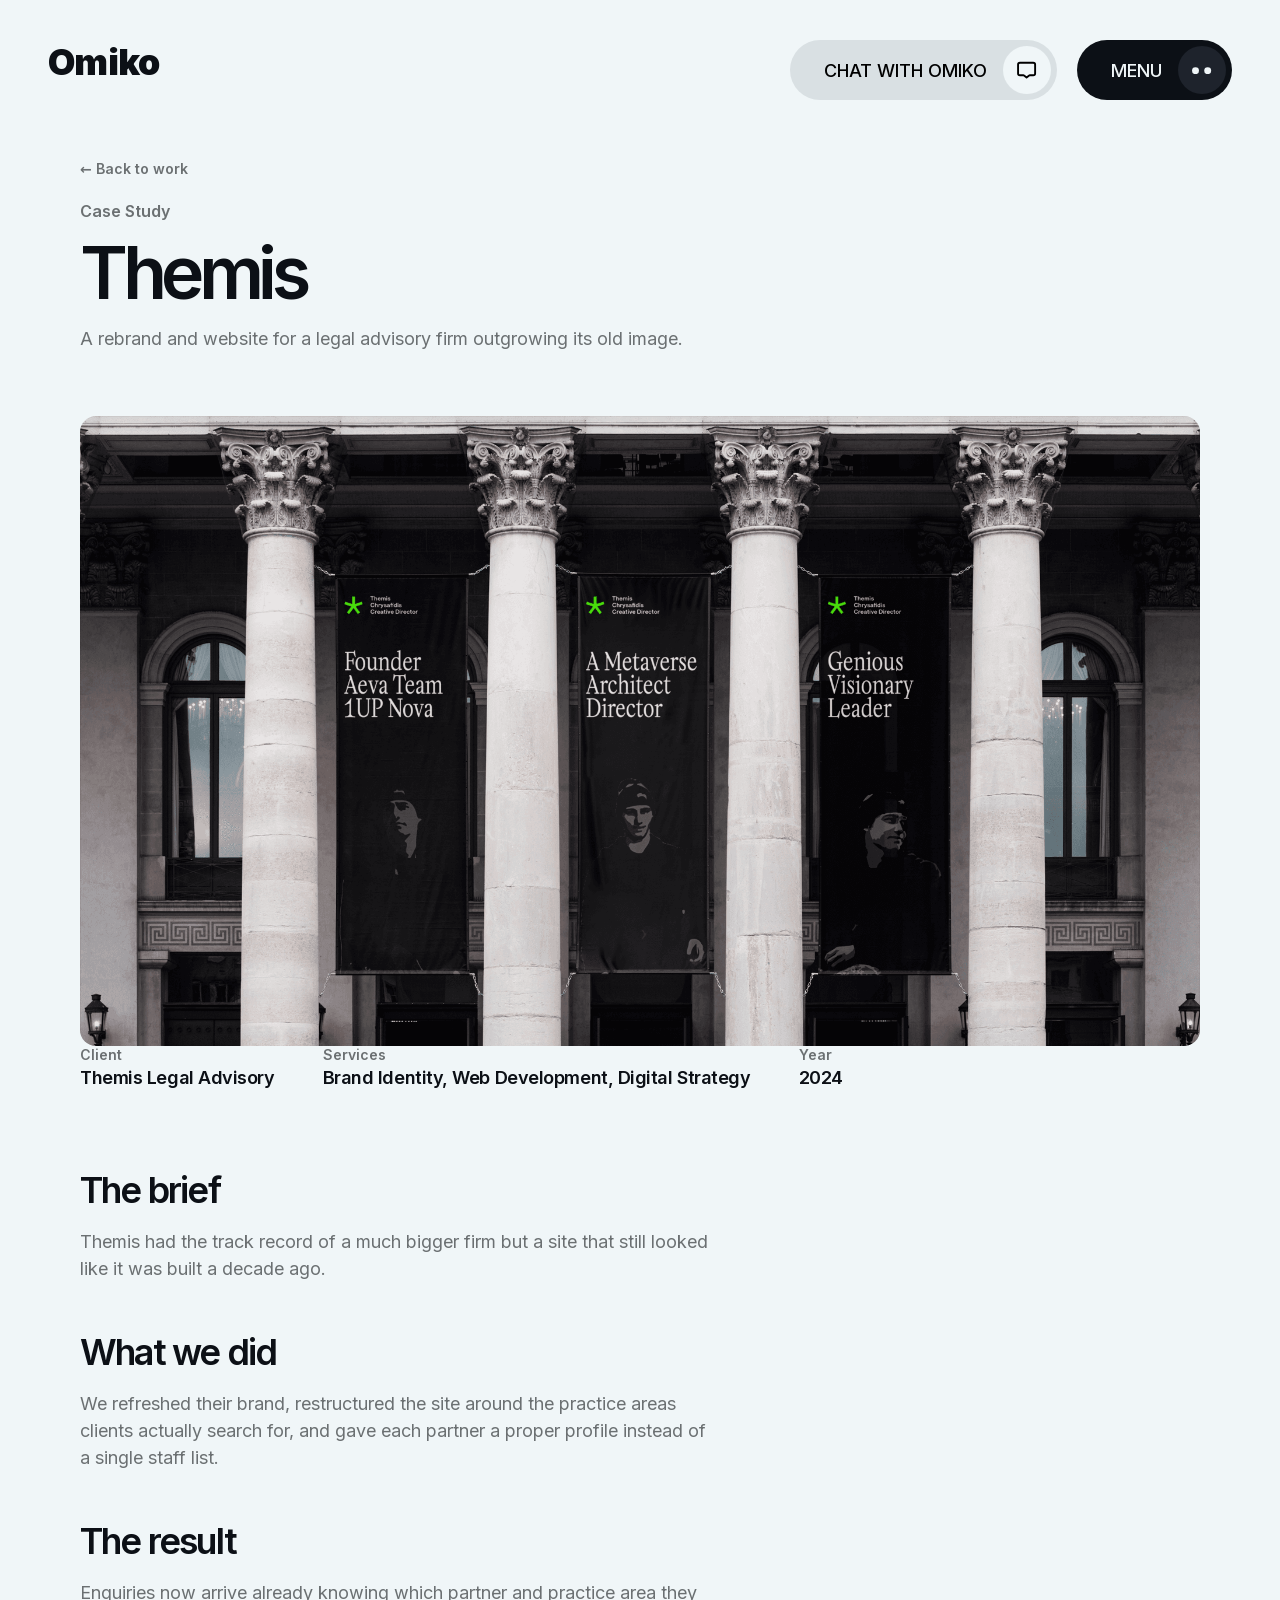
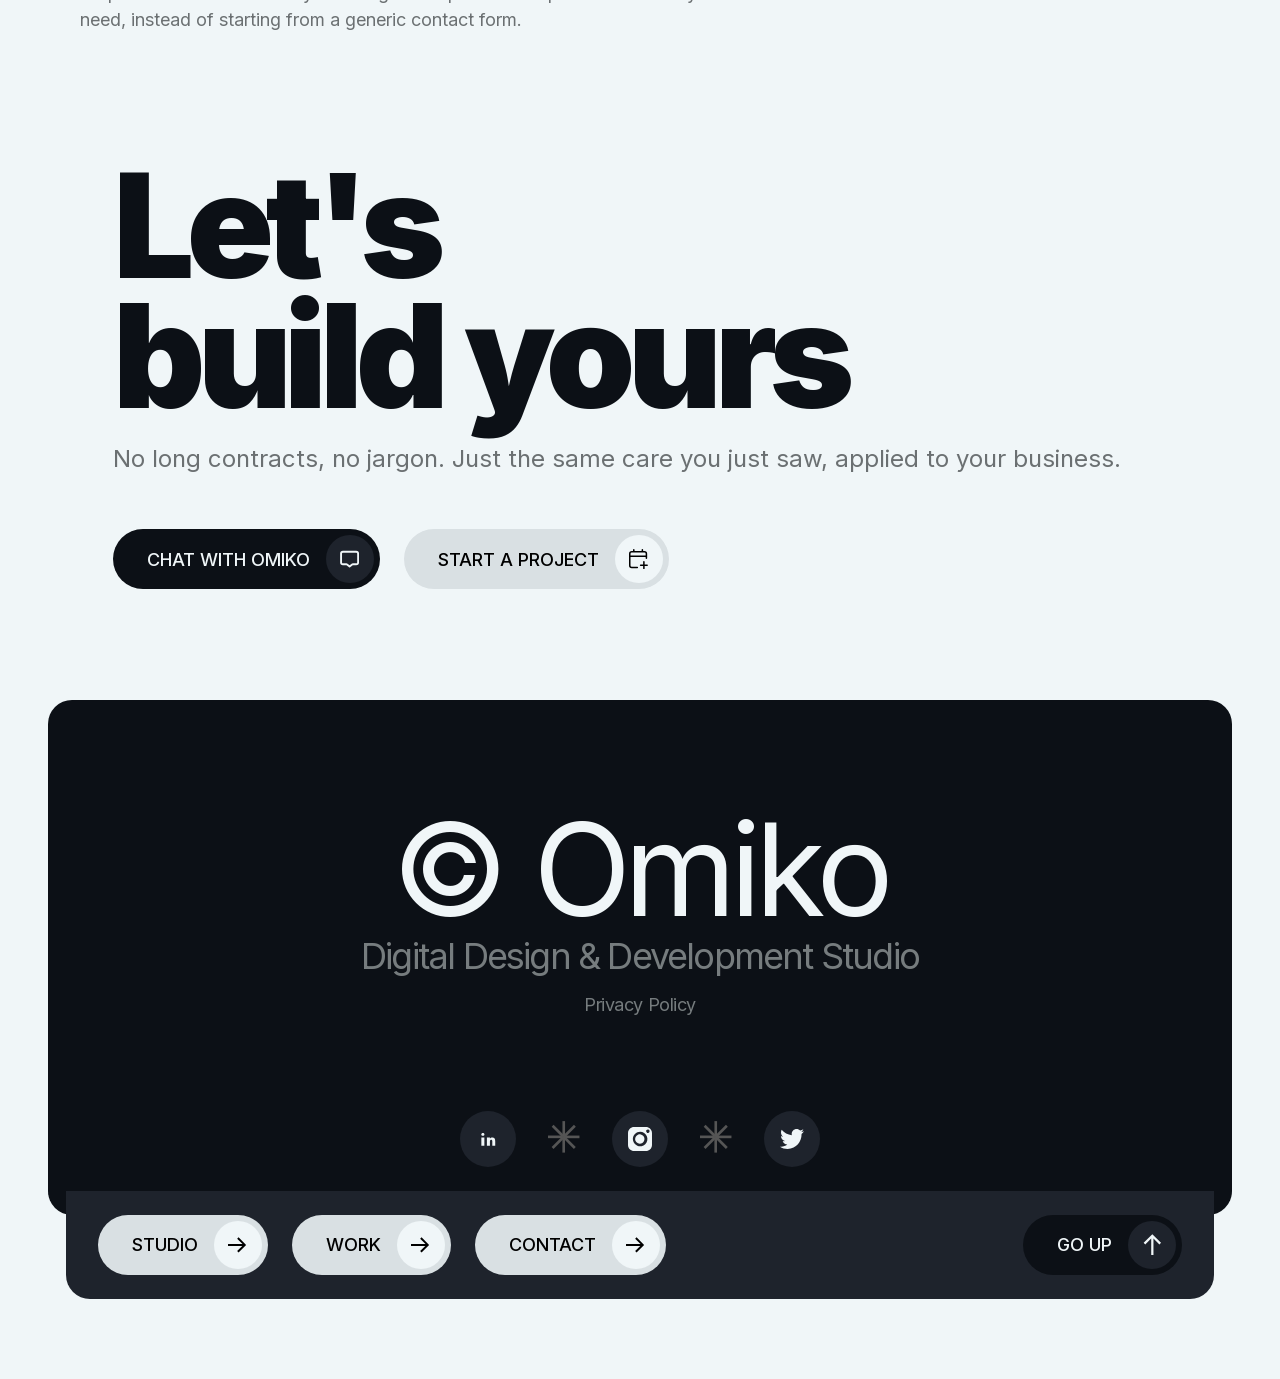
<file: work/themis.html>
<!DOCTYPE html>
<html lang="en">
<head>
<meta charset="utf-8" />
<meta name="viewport" content="width=device-width, initial-scale=1" />
<title>Themis — Omiko</title>
<meta name="description" content="A rebrand and website for a legal advisory firm outgrowing its old image, designed and built by Omiko." />
<link rel="canonical" href="https://omiko.co.uk/work/themis.html" />
<meta property="og:title" content="Themis — Omiko" />
<meta property="og:description" content="A rebrand and website for a legal advisory firm outgrowing its old image, designed and built by Omiko." />
<meta property="og:url" content="https://omiko.co.uk/work/themis.html" />
<meta property="og:type" content="website" />
<meta name="twitter:card" content="summary_large_image" />
<meta name="twitter:title" content="Themis — Omiko" />
<meta name="twitter:description" content="A rebrand and website for a legal advisory firm outgrowing its old image, designed and built by Omiko." />
<link rel="icon" href="../favicon.ico" />
<link rel="stylesheet" href="../styles.css" />
</head>
<body>

<a class="skip-link" href="#main-content">Skip to content</a>

<header class="site-header">
  <a class="brand" href="../index.html" aria-label="Omiko home">
    <span class="brand-logo">Omiko</span>
  </a>

  <div class="header-actions">
    <a class="pill pill-light" href="../contact.html">
      <span class="pill-label">Chat with Omiko</span>
      <span class="pill-icon">
        <svg viewBox="0 0 18 17" fill="none" xmlns="http://www.w3.org/2000/svg">
          <path d="M1 3.26215C1 2.33911 1.79594 1.59084 2.77778 1.59084L15.2222 1.59082C16.2041 1.59082 17 2.33909 17 3.26213V11.6485C17 12.5716 16.2041 13.3198 15.2222 13.3199L11.9989 13.3199C11.7918 13.3199 11.5912 13.3878 11.4318 13.512L8.9962 15.409L6.59291 13.5151C6.43287 13.389 6.23071 13.3199 6.02188 13.3199H2.77778C1.79594 13.3199 1 12.5716 1 11.6486L1 3.26215Z" stroke="currentColor" stroke-width="1.77778" stroke-linejoin="round"/>
        </svg>
      </span>
    </a>

    <button class="pill pill-dark menu-toggle" aria-expanded="false" aria-controls="site-menu" type="button">
      <span class="pill-label">Menu</span>
      <span class="pill-icon pill-icon-dots">
        <svg viewBox="0 0 14 6" fill="none" xmlns="http://www.w3.org/2000/svg">
          <circle cx="11.4517" cy="3.41264" r="2.54545" fill="currentColor"/>
          <circle cx="2.54545" cy="3.41264" r="2.54545" fill="currentColor"/>
        </svg>
      </span>
    </button>
  </div>
</header>

<nav id="site-menu" class="site-menu" aria-hidden="true" inert>
  <a class="site-menu-link" href="../index.html">
    <span class="site-menu-link-icon">
      <svg viewBox="0 0 16 13" fill="none" xmlns="http://www.w3.org/2000/svg">
        <path d="M8.21645 0.833984L13.9687 6.58827L8.21645 12.3426M-0.00111653 6.58827L13.5579 6.58829" stroke="currentColor" stroke-width="1.64351"/>
      </svg>
    </span>
    Home
  </a>
  <a class="site-menu-link" href="../studio.html">
    <span class="site-menu-link-icon">
      <svg viewBox="0 0 16 13" fill="none" xmlns="http://www.w3.org/2000/svg">
        <path d="M8.21645 0.833984L13.9687 6.58827L8.21645 12.3426M-0.00111653 6.58827L13.5579 6.58829" stroke="currentColor" stroke-width="1.64351"/>
      </svg>
    </span>
    Studio
  </a>
  <a class="site-menu-link" href="../work.html">
    <span class="site-menu-link-icon">
      <svg viewBox="0 0 16 13" fill="none" xmlns="http://www.w3.org/2000/svg">
        <path d="M8.21645 0.833984L13.9687 6.58827L8.21645 12.3426M-0.00111653 6.58827L13.5579 6.58829" stroke="currentColor" stroke-width="1.64351"/>
      </svg>
    </span>
    Work
  </a>
  <a class="site-menu-link" href="../contact.html">
    <span class="site-menu-link-icon">
      <svg viewBox="0 0 16 13" fill="none" xmlns="http://www.w3.org/2000/svg">
        <path d="M8.21645 0.833984L13.9687 6.58827L8.21645 12.3426M-0.00111653 6.58827L13.5579 6.58829" stroke="currentColor" stroke-width="1.64351"/>
      </svg>
    </span>
    Contact
  </a>
</nav>

<main id="main-content">
  <section class="case-hero">
    <div class="section-intro" data-reveal>
      <a class="case-back" href="../work.html">&larr; Back to work</a>
      <h2 class="eyebrow">Case Study</h2>
      <h1 class="section-headline">Themis</h1>
      <p class="section-subhead">A rebrand and website for a legal advisory firm outgrowing its old image.</p>
    </div>
  </section>

  <section class="case-media" data-reveal>
    <img class="case-image" src="../images/work-themis.png" alt="Banners reading firm leadership titles hung between classical stone columns, part of Themis's rebrand" />
  </section>

  <section class="legal-section case-content">
    <div class="case-meta" data-reveal>
      <div class="case-meta-item">
        <span class="case-meta-label">Client</span>
        <span class="case-meta-value">Themis Legal Advisory</span>
      </div>
      <div class="case-meta-item">
        <span class="case-meta-label">Services</span>
        <span class="case-meta-value">Brand Identity, Web Development, Digital Strategy</span>
      </div>
      <div class="case-meta-item">
        <span class="case-meta-label">Year</span>
        <span class="case-meta-value">2024</span>
      </div>
    </div>

    <div class="section-intro" data-reveal>
      <h2 class="legal-heading">The brief</h2>
      <p class="section-subhead">Themis had the track record of a much bigger firm but a site that still looked like it was built a decade ago.</p>
    </div>

    <div class="section-intro" data-reveal>
      <h2 class="legal-heading">What we did</h2>
      <p class="section-subhead">We refreshed their brand, restructured the site around the practice areas clients actually search for, and gave each partner a proper profile instead of a single staff list.</p>
    </div>

    <div class="section-intro" data-reveal>
      <h2 class="legal-heading">The result</h2>
      <p class="section-subhead">Enquiries now arrive already knowing which partner and practice area they need, instead of starting from a generic contact form.</p>
    </div>
  </section>

  <section class="cta">
    <div class="cta-inner">
      <h2 class="cta-heading">
        <span class="cta-heading-line">Let's</span>
        <span class="cta-heading-line">build yours</span>
      </h2>

      <p class="cta-reassurance">No long contracts, no jargon. Just the same care you just saw, applied to your business.</p>

      <div class="cta-actions">
        <a class="pill pill-dark" href="../contact.html">
          <span class="pill-label">Chat with Omiko</span>
          <span class="pill-icon">
            <svg viewBox="0 0 18 17" fill="none" xmlns="http://www.w3.org/2000/svg">
              <path d="M1 3.26215C1 2.33911 1.79594 1.59084 2.77778 1.59084L15.2222 1.59082C16.2041 1.59082 17 2.33909 17 3.26213V11.6485C17 12.5716 16.2041 13.3198 15.2222 13.3199L11.9989 13.3199C11.7918 13.3199 11.5912 13.3878 11.4318 13.512L8.9962 15.409L6.59291 13.5151C6.43287 13.389 6.23071 13.3199 6.02188 13.3199H2.77778C1.79594 13.3199 1 12.5716 1 11.6486L1 3.26215Z" stroke="currentColor" stroke-width="1.77778" stroke-linejoin="round"/>
            </svg>
          </span>
        </a>

        <a class="pill pill-light" href="../contact.html#start-project">
          <span class="pill-label">Start a project</span>
          <span class="pill-icon">
            <svg viewBox="0 0 19 20" fill="none" xmlns="http://www.w3.org/2000/svg">
              <path d="M4.75 2.75H2.75C1.64543 2.75 0.75 3.64543 0.75 4.75V7.25M4.75 2.75H13.25M4.75 2.75V0.75M13.25 2.75H15.25C16.3546 2.75 17.25 3.64543 17.25 4.75V7.25M13.25 2.75V0.75M8.25 18.25H2.75C1.64543 18.25 0.75 17.3546 0.75 16.25V7.25M0.75 7.25H17.25M17.25 7.25V9.25M14.75 12.75V16M14.75 16V19.25M14.75 16H11.5M14.75 16H18" stroke="currentColor" stroke-width="1.5" stroke-linecap="round" stroke-linejoin="round"/>
            </svg>
          </span>
        </a>
      </div>
    </div>
  </section>
</main>

<footer class="site-footer">
  <span class="footer-wordmark">Omiko</span>

  <div class="footer-panel">
    <span class="footer-copyright">© Omiko</span>
    <span class="footer-tagline">Digital Design &amp; Development Studio</span>
    <a class="footer-privacy-link" href="../privacy.html">Privacy Policy</a>

    <div class="footer-socials">
      <a class="social-icon" target="_blank" rel="noreferrer noopener" aria-label="Omiko on LinkedIn" href="#">
        <svg viewBox="0 0 21 20" fill="none" xmlns="http://www.w3.org/2000/svg">
          <path d="M12.1835 15.6063H9.54163V8.23607H12.1835V9.25708V9.29719L12.2034 9.26235C12.544 8.66477 13.2269 8.23607 14.5132 8.23607C15.1545 8.23607 15.7314 8.4926 16.1481 9.0377C16.5652 9.58312 16.8227 10.4184 16.8227 11.5769V15.6063H14.2663V11.5769C14.2663 11.016 14.0937 10.6695 13.8874 10.4631C13.6814 10.257 13.4425 10.1915 13.3109 10.1915C13.1805 10.1915 12.8988 10.235 12.6494 10.4302C12.3995 10.6258 12.1835 10.9727 12.1835 11.5769V15.6063ZM7.32271 15.6063H4.68079V8.23607H7.32271V15.6063ZM5.95478 6.86007C5.55026 6.86007 5.21363 6.72522 4.9782 6.50108C4.74278 6.27696 4.60796 5.96302 4.60796 5.60359C4.60796 5.24418 4.74249 4.93033 4.98884 4.70626C5.23524 4.48213 5.59432 4.34711 6.0445 4.34711C6.44901 4.34711 6.78565 4.48196 7.02108 4.7061C7.2565 4.93022 7.39132 5.24416 7.39132 5.60359C7.39132 5.963 7.25678 6.27684 7.01044 6.50092C6.76404 6.72505 6.40496 6.86007 5.95478 6.86007Z" fill="currentColor"/>
          <path d="M17.8889 0.823358H3.11111C1.93885 0.823358 0.989374 1.77317 0.989374 2.94583V17.7288C0.989374 18.9014 1.93885 19.8512 3.11111 19.8512H17.8889C19.0612 19.8512 20.0106 18.9014 20.0106 17.7288V2.94583C20.0106 1.77317 19.0612 0.823358 17.8889 0.823358Z" fill="transparent"/>
        </svg>
      </a>

      <span class="social-spacer">
        <svg viewBox="0 0 28 28" fill="none" xmlns="http://www.w3.org/2000/svg">
          <path d="M13.7305 27.6524V13.7461" stroke="currentColor" stroke-width="2.29967" stroke-miterlimit="10"/>
          <path d="M4.00781 23.6051L13.838 13.7715" stroke="currentColor" stroke-width="2.29967" stroke-miterlimit="10"/>
          <path d="M0 13.8594H13.9015" stroke="currentColor" stroke-width="2.29967" stroke-miterlimit="10"/>
          <path d="M4.04688 4.12305L13.8757 13.9567" stroke="currentColor" stroke-width="2.29967" stroke-miterlimit="10"/>
          <path d="M13.7812 0.107422V14.0137" stroke="currentColor" stroke-width="2.29967" stroke-miterlimit="10"/>
          <path d="M23.506 4.1543L13.6758 13.9866" stroke="currentColor" stroke-width="2.29967" stroke-miterlimit="10"/>
          <path d="M27.5265 13.9004H13.625" stroke="currentColor" stroke-width="2.29967" stroke-miterlimit="10"/>
          <path d="M23.4812 23.6364L13.6523 13.8027" stroke="currentColor" stroke-width="2.29967" stroke-miterlimit="10"/>
        </svg>
      </span>

      <a class="social-icon" target="_blank" rel="noreferrer noopener" aria-label="Omiko on Instagram" href="#">
        <svg viewBox="0 0 19 20" fill="none" xmlns="http://www.w3.org/2000/svg">
          <path d="M4.82285 19.834C3.54333 19.8306 2.31732 19.3202 1.41336 18.4146C0.509397 17.509 0.00117108 16.2821 0 15.0026L0 5.65684C0.00137218 4.37816 0.509933 3.15224 1.4141 2.24808C2.31826 1.34392 3.54417 0.835357 4.82285 0.833984H14.1686C15.4482 0.83496 16.6752 1.34312 17.5808 2.24713C18.4864 3.15113 18.9968 4.37726 19 5.65684V15.0026C18.9971 16.2831 18.4871 17.5102 17.5817 18.4157C16.6763 19.3211 15.4491 19.8311 14.1686 19.834H4.82285ZM3.83088 10.3338C3.83081 11.4737 4.16876 12.588 4.802 13.5358C5.43524 14.4837 6.33533 15.2224 7.38844 15.6587C8.44155 16.095 9.60038 16.2092 10.7184 15.9868C11.8364 15.7645 12.8634 15.2156 13.6694 14.4096C14.4755 13.6036 15.0244 12.5767 15.2468 11.4587C15.4692 10.3407 15.3551 9.18185 14.9189 8.12872C14.4827 7.07558 13.744 6.17544 12.7962 5.54214C11.8484 4.90884 10.7341 4.57082 9.59424 4.57082C8.06639 4.57287 6.60171 5.18069 5.52133 6.261C4.44095 7.34132 3.83304 8.80596 3.83088 10.3338ZM14.3227 4.17758C14.3222 4.44928 14.4023 4.71502 14.5529 4.94114C14.7035 5.16726 14.9179 5.3436 15.1688 5.44781C15.4197 5.55202 15.6959 5.57942 15.9624 5.52654C16.2289 5.47366 16.4737 5.34288 16.6659 5.15076C16.858 4.95864 16.9888 4.71382 17.0416 4.44732C17.0945 4.18082 17.0671 3.90462 16.9629 3.6537C16.8587 3.40278 16.6824 3.18843 16.4562 3.03781C16.2301 2.88718 15.9644 2.80705 15.6927 2.80756C15.3297 2.80863 14.9818 2.95332 14.7251 3.21002C14.4684 3.46671 14.3237 3.81456 14.3227 4.17758ZM5.64894 10.3338C5.64725 9.60287 5.86245 8.88788 6.2673 8.27931C6.67215 7.67075 7.24844 7.19597 7.92323 6.91507C8.59803 6.63417 9.34099 6.55978 10.0581 6.70132C10.7752 6.84285 11.4342 7.19395 11.9516 7.71017C12.4691 8.22639 12.8218 8.88453 12.965 9.60128C13.1083 10.318 13.0357 11.0612 12.7564 11.7366C12.4772 12.4121 12.0038 12.9895 11.3962 13.3959C10.7886 13.8022 10.0741 14.0191 9.34319 14.0192C8.36546 14.0175 7.42812 13.629 6.73593 12.9385C6.04373 12.2479 5.65295 11.3115 5.64894 10.3338ZM14.3227 4.17758C14.3222 4.44928 14.4023 4.71502 14.5529 4.94114C14.7035 5.16726 14.9179 5.3436 15.1688 5.44781Z" fill="currentColor"/>
        </svg>
      </a>

      <span class="social-spacer">
        <svg viewBox="0 0 28 28" fill="none" xmlns="http://www.w3.org/2000/svg">
          <path d="M13.7305 27.6524V13.7461" stroke="currentColor" stroke-width="2.29967" stroke-miterlimit="10"/>
          <path d="M4.00781 23.6051L13.838 13.7715" stroke="currentColor" stroke-width="2.29967" stroke-miterlimit="10"/>
          <path d="M0 13.8594H13.9015" stroke="currentColor" stroke-width="2.29967" stroke-miterlimit="10"/>
          <path d="M4.04688 4.12305L13.8757 13.9567" stroke="currentColor" stroke-width="2.29967" stroke-miterlimit="10"/>
          <path d="M13.7812 0.107422V14.0137" stroke="currentColor" stroke-width="2.29967" stroke-miterlimit="10"/>
          <path d="M23.506 4.1543L13.6758 13.9866" stroke="currentColor" stroke-width="2.29967" stroke-miterlimit="10"/>
          <path d="M27.5265 13.9004H13.625" stroke="currentColor" stroke-width="2.29967" stroke-miterlimit="10"/>
          <path d="M23.4812 23.6364L13.6523 13.8027" stroke="currentColor" stroke-width="2.29967" stroke-miterlimit="10"/>
        </svg>
      </span>

      <a class="social-icon" target="_blank" rel="noreferrer noopener" aria-label="Omiko on X" href="#">
        <svg viewBox="0 0 22 20" fill="none" xmlns="http://www.w3.org/2000/svg">
          <path d="M22 3.01207C21.1906 3.38158 20.3206 3.6312 19.4077 3.7435C20.3395 3.16864 21.0553 2.25835 21.3922 1.17361C20.5201 1.70601 19.5541 2.0925 18.526 2.3008C17.7027 1.39798 16.5297 0.833984 15.2315 0.833984C12.7389 0.833984 10.7178 2.9137 10.7178 5.47895C10.7178 5.84303 10.7578 6.19759 10.8348 6.53755C7.08354 6.34385 3.75779 4.49451 1.53161 1.68416C1.14309 2.37019 0.920444 3.16807 0.920444 4.01939C0.920444 5.63099 1.71729 7.05275 2.92839 7.88572C2.18853 7.86161 1.49256 7.65263 0.884034 7.30475C0.883521 7.32411 0.883521 7.34358 0.883521 7.36316C0.883521 9.6137 2.43937 11.491 4.50418 11.918C4.12545 12.0242 3.7267 12.0809 3.31507 12.0809C3.02423 12.0809 2.74154 12.0517 2.46588 11.9976C3.0403 13.843 4.70713 15.1859 6.68229 15.2233C5.13756 16.4693 3.19144 17.2119 1.07668 17.2119C0.712361 17.2119 0.353101 17.1898 0 17.1469C1.99749 18.465 4.36998 19.234 6.9189 19.234C15.2209 19.234 19.761 12.156 19.761 6.01748C19.761 5.81608 19.7566 5.61582 19.7479 5.41646C20.6297 4.76168 21.3949 3.94365 22 3.01207Z" fill="currentColor"/>
        </svg>
      </a>
    </div>
  </div>

  <div class="footer-extension">
    <nav class="footer-nav">
      <a class="pill pill-light" href="../studio.html">
        <span class="pill-label">Studio</span>
        <span class="pill-icon">
          <svg viewBox="0 0 16 13" fill="none" xmlns="http://www.w3.org/2000/svg">
            <path d="M8.21645 0.833984L13.9687 6.58827L8.21645 12.3426M-0.00111653 6.58827L13.5579 6.58829" stroke="#F0F6F8" stroke-width="1.64351"/>
          </svg>
        </span>
      </a>

      <a class="pill pill-light" href="../work.html">
        <span class="pill-label">Work</span>
        <span class="pill-icon">
          <svg viewBox="0 0 16 13" fill="none" xmlns="http://www.w3.org/2000/svg">
            <path d="M8.21645 0.833984L13.9687 6.58827L8.21645 12.3426M-0.00111653 6.58827L13.5579 6.58829" stroke="#F0F6F8" stroke-width="1.64351"/>
          </svg>
        </span>
      </a>

      <a class="pill pill-light" href="../contact.html">
        <span class="pill-label">Contact</span>
        <span class="pill-icon">
          <svg viewBox="0 0 16 13" fill="none" xmlns="http://www.w3.org/2000/svg">
            <path d="M8.21645 0.833984L13.9687 6.58827L8.21645 12.3426M-0.00111653 6.58827L13.5579 6.58829" stroke="#F0F6F8" stroke-width="1.64351"/>
          </svg>
        </span>
      </a>
    </nav>

    <div class="footer-extension-right">
      <a class="pill pill-dark footer-chat" href="../contact.html">
        <span class="pill-label">Chat with Omiko</span>
        <span class="pill-icon">
          <svg viewBox="0 0 18 17" fill="none" xmlns="http://www.w3.org/2000/svg">
            <path d="M1 3.26215C1 2.33911 1.79594 1.59084 2.77778 1.59084L15.2222 1.59082C16.2041 1.59082 17 2.33909 17 3.26213V11.6485C17 12.5716 16.2041 13.3198 15.2222 13.3199L11.9989 13.3199C11.7918 13.3199 11.5912 13.3878 11.4318 13.512L8.9962 15.409L6.59291 13.5151C6.43287 13.389 6.23071 13.3199 6.02188 13.3199H2.77778C1.79594 13.3199 1 12.5716 1 11.6486L1 3.26215Z" stroke="currentColor" stroke-width="1.77778" stroke-linejoin="round"/>
          </svg>
        </span>
      </a>

      <button class="pill pill-dark footer-go-up" type="button">
        <span class="pill-label">Go up</span>
        <span class="pill-icon">
          <svg class="icon-swap-out" viewBox="0 0 14 16" fill="none" xmlns="http://www.w3.org/2000/svg">
            <path d="M1.49219 7.02383L7.24447 1.26953L12.9968 7.02383M7.24447 15.2443L7.24449 1.68055" stroke="currentColor" stroke-width="1.64351"/>
          </svg>
          <svg class="icon-swap-in" viewBox="0 0 14 16" fill="none" xmlns="http://www.w3.org/2000/svg">
            <path d="M1.49219 7.02383L7.24447 1.26953L12.9968 7.02383M7.24447 15.2443L7.24449 1.68055" stroke="currentColor" stroke-width="1.64351"/>
          </svg>
        </span>
      </button>
    </div>
  </div>
</footer>

<script src="../script.js"></script>
</body>
</html>
</file>
<file: styles.css>
/* ---------------------------------------------------
   Omiko homepage — design tokens
--------------------------------------------------- */

@font-face {
  font-family: "Inter";
  src: url("fonts/inter.woff2") format("woff2");
  font-weight: 100 900;
  font-style: normal;
  font-display: swap;
}

:root {
  --wordmark-offset: calc(77vw - (90vw * 5812 / 6434));
  --work-wordmark-offset: calc(77vw - (90vw * 8161 / 8783));
  --studio-wordmark-offset: calc(77vw - (90vw * 5999 / 6621));
  --contact-wordmark-offset: var(--wordmark-offset);

  /* colors */
  --color-white: #f0f6f8;
  --color-black: #0c1016;
  --color-dark-grey: #1e232c;
  --color-soft-grey: #d9e0e3;
  --color-grey: #767c7e;
  --color-grey-on-light: #6b7072;
  --color-panel-sublabel: #c8c8c8;

  /* type */
  --font-body: "Inter", system-ui, sans-serif;
  --font-display: "Inter", system-ui, sans-serif;
}

* {
  box-sizing: border-box;
}

html,
body {
  margin: 0;
  padding: 0;
}

body {
  background: var(--color-white);
  color: var(--color-black);
  font-family: var(--font-body);
  -webkit-font-smoothing: antialiased;
}

img {
  max-width: 100%;
  display: block;
}

a {
  text-decoration: none;
  color: inherit;
}

button {
  font: inherit;
  border: none;
  cursor: pointer;
}

/* ---------------------------------------------------
   Scroll reveal
--------------------------------------------------- */

[data-reveal] {
  opacity: 0;
  transform: translateY(20px);
  transition: opacity 0.6s ease-out, transform 0.6s ease-out;
}

[data-reveal].is-visible {
  opacity: 1;
  transform: translateY(0);
}

.service-card[data-reveal] {
  transform: translateY(20px) scale(0.95);
}

.service-card[data-reveal].is-visible {
  transform: translateY(0) scale(1);
}

@media (prefers-reduced-motion: reduce) {
  [data-reveal] {
    transition: none;
  }
}

/* ---------------------------------------------------
   Skip link
--------------------------------------------------- */

.skip-link {
  position: absolute;
  width: 1px;
  height: 1px;
  overflow: hidden;
  clip: rect(0 0 0 0);
  white-space: nowrap;
}

.skip-link:focus {
  position: fixed;
  top: 1rem;
  left: 1rem;
  z-index: 100;
  width: auto;
  height: auto;
  overflow: visible;
  clip: auto;
  padding: 0.75rem 1.5rem;
  border-radius: 999px;
  background: var(--color-black);
  color: var(--color-white);
  font-size: 0.875rem;
  font-weight: 500;
  text-transform: uppercase;
}

/* ---------------------------------------------------
   Header
--------------------------------------------------- */

.site-header {
  position: fixed;
  top: 0;
  left: 0;
  z-index: 50;
  width: 100%;
  display: flex;
  align-items: center;
  justify-content: space-between;
  padding: 1.5rem 1rem;
  pointer-events: none;
}

.site-header a,
.site-header button {
  pointer-events: auto;
}

.brand {
  display: block;
  color: var(--color-black);
}

.brand-logo {
  display: block;
  font-family: var(--font-display);
  font-weight: 900;
  font-size: 1.5rem;
  letter-spacing: -0.02em;
  white-space: nowrap;
  transition: transform 0.4s ease-in;
}

.brand-logo--offscreen {
  transform: translateY(calc(-100% - 6rem));
}

.header-actions {
  display: flex;
  align-items: center;
  gap: 1.25rem;
}

.pill {
  display: flex;
  align-items: center;
  padding: 0.375rem;
  border-radius: 999px;
  transition: transform 0.5s cubic-bezier(0.22, 0.68, 0, 1);
}

.pill:hover {
  transform: scale(1.1);
}

.pill-light {
  background: var(--color-soft-grey);
  display: none;
}

.pill-dark {
  background: var(--color-black);
}

.pill-label {
  font-size: 0.875rem;
  font-weight: 500;
  text-transform: uppercase;
  white-space: nowrap;
  padding: 0 1rem 0 1.75rem;
}

.pill-light .pill-label {
  color: #000;
}

.pill-dark .pill-label {
  color: var(--color-white);
}

.pill-icon {
  position: relative;
  display: flex;
  align-items: center;
  justify-content: center;
  width: 2rem;
  height: 2rem;
  border-radius: 999px;
  background: var(--color-white);
}

.pill-icon svg {
  width: 40%;
}

.pill-dark .pill-icon {
  background: var(--color-dark-grey);
}

.pill-light .pill-icon svg {
  color: #000;
}

.pill-dark .pill-icon svg {
  color: var(--color-white);
}

.footer-nav .pill-icon svg path {
  stroke: currentColor;
}

.menu-toggle {
  background: var(--color-black);
}

.site-menu {
  position: fixed;
  top: 5.5rem;
  right: 1rem;
  z-index: 60;
  display: flex;
  flex-direction: column;
  gap: 0.5rem;
  padding: 1rem;
  min-width: 12rem;
  border-radius: 1.5rem;
  background: var(--color-soft-grey);
  opacity: 0;
  visibility: hidden;
  pointer-events: none;
  transform: translateY(-0.5rem) scale(0.98);
  transition: opacity 0.25s ease, transform 0.25s ease, visibility 0.25s ease;
}

.site-menu.is-open {
  opacity: 1;
  visibility: visible;
  pointer-events: auto;
  transform: translateY(0) scale(1);
}

.site-menu-link {
  display: flex;
  align-items: center;
  gap: 1rem;
  padding: 0.25rem 1.5rem;
  border-radius: 1rem;
  font-size: 1.875rem;
  font-weight: 600;
  letter-spacing: -0.075em;
  color: var(--color-black);
  transition: background-color 0.2s ease-out;
}

.site-menu-link:hover {
  background: var(--color-white);
}

.site-menu-link-icon {
  display: none;
}

@media (min-width: 1024px) {
  .site-menu {
    top: 7rem;
    right: 3rem;
    min-width: 18rem;
  }

  .site-menu-link {
    padding: 1rem 1.5rem;
    font-size: 3rem;
  }

  .site-menu-link-icon {
    display: block;
    width: 0;
    overflow: hidden;
    color: var(--color-black);
    transition: width 0.3s ease-out;
  }

  .site-menu-link-icon svg {
    display: block;
    width: 1.75rem;
  }

  .site-menu-link:hover .site-menu-link-icon {
    width: 1.75rem;
  }
}

/* ---------------------------------------------------
   Hero
--------------------------------------------------- */

.hero,
.work-hero,
.studio-hero,
.contact-hero {
  position: relative;
  width: 100%;
  height: 40vh;
  overflow: hidden;
}

.hero-copy {
  position: absolute;
  right: -13%;
  bottom: 0;
  display: flex;
  flex-direction: column;
  gap: 1.5rem;
}

.hero-wordmark {
  display: block;
  font-family: var(--font-display);
  font-weight: 400;
  line-height: 1;
  letter-spacing: -0.02em;
  color: var(--color-black);
}

.hero-wordmark-svg {
  display: block;
  width: 90vw;
  color: var(--color-black);
}

.hero-wordmark-svg svg {
  display: block;
  width: 100%;
  height: auto;
}

.hero-tagline {
  margin: 0;
  font-size: 1.5rem;
  font-weight: 600;
  line-height: 1;
  letter-spacing: -0.05em;
  color: var(--color-black);
  z-index: 2;
}

.scroll-indicator {
  position: absolute;
  left: 1rem;
  bottom: 0;
  font-size: 1.25rem;
  font-weight: 600;
  color: var(--color-grey-on-light);
  transition: opacity 1.2s ease, visibility 1.2s ease;
}

.scroll-indicator--hidden {
  opacity: 0;
  visibility: hidden;
}

@media (max-width: 1023.98px) {
  .brand-logo {
    transition: opacity 1.2s ease, visibility 1.2s ease, transform 0.4s ease-in;
  }

  .header-logo--hidden {
    opacity: 0;
    visibility: hidden;
    pointer-events: none;
  }

  .scroll-indicator {
    display: none;
  }
}

@media (min-width: 640px) {
  .pill-label {
    font-size: 1rem;
  }
}

@media (min-width: 1024px) {
  .site-header {
    padding: 2.5rem 3rem;
    align-items: flex-start;
  }

  .brand-logo {
    font-size: 2.25rem;
  }

  .pill-light {
    display: flex;
  }

  .pill-label {
    font-size: 1.125rem;
  }

  .pill-icon {
    width: 3rem;
    height: 3rem;
  }

  .hero,
  .work-hero,
  .studio-hero,
  .contact-hero {
    height: 100vh;
  }

  .hero-copy {
    bottom: 13%;
  }

  .hero-tagline {
    font-size: 3.5rem;
  }

  .scroll-indicator {
    left: 3rem;
    bottom: 13%;
    font-size: 1.875rem;
  }
}

/* ---------------------------------------------------
   Work list
--------------------------------------------------- */

@media (prefers-reduced-motion: no-preference) {
  @keyframes highlight-sweep {
    0% {
      background-position: 10% 0;
    }
    50% {
      background-position: 91% 100%;
    }
    100% {
      background-position: 10% 0;
    }
  }

  .highlight-word {
    animation: highlight-sweep 5s infinite;
  }
}

@media (prefers-reduced-motion: reduce) {
  .highlight-word {
    animation: none;
  }
}

.work {
  display: flex;
  flex-direction: column;
  width: 100%;
  margin-top: 6rem;
  padding: 0 1rem 4rem;
}

.section-intro {
  display: flex;
  flex-direction: column;
  gap: 1rem;
}

.eyebrow {
  margin: 0;
  font-size: 1rem;
  font-weight: 600;
  color: var(--color-grey-on-light);
}

.section-headline {
  margin: 0;
  font-size: 1.875rem;
  font-weight: 600;
  line-height: 1;
  letter-spacing: -0.075em;
  color: var(--color-black);
}

.highlight-word {
  background: linear-gradient(90deg, var(--color-black), #808384, var(--color-black));
  background-size: 200% 200%;
  -webkit-background-clip: text;
  background-clip: text;
  color: transparent;
}

.section-subhead {
  margin: 0;
  font-size: 1.125rem;
  line-height: 1.5;
  color: var(--color-grey-on-light);
  max-width: 40rem;
}

.work-grid {
  margin-top: 4rem;
  display: grid;
  grid-template-columns: 1fr;
  gap: 1.5rem;
}

.work-card {
  position: relative;
  display: block;
  width: 100%;
  aspect-ratio: 16 / 9;
  border-radius: 1rem;
  overflow: hidden;
  background: var(--color-black);
  transition: transform 0.3s cubic-bezier(0.22, 0.68, 0, 1.5);
}

.work-card:hover,
.work-card:focus-visible {
  transform: scale(1.02);
}

.work-card img {
  width: 100%;
  height: 100%;
  object-fit: cover;
}

.work-card-scrim {
  position: absolute;
  left: 0;
  bottom: 0;
  z-index: 1;
  width: 100%;
  height: 50%;
  background: linear-gradient(to top, rgba(0, 0, 0, 0.4), transparent);
}

.work-card-title {
  position: absolute;
  left: 1rem;
  bottom: 1rem;
  z-index: 2;
  display: flex;
  align-items: center;
  gap: 0.5rem;
  overflow: hidden;
  width: 100%;
}

.work-card-title h3 {
  margin: 0;
  font-size: 1.5rem;
  font-weight: 600;
  letter-spacing: -0.05em;
  color: var(--color-white);
}

.work-card-arrow {
  display: flex;
  align-items: center;
  width: 1.5rem;
  flex-shrink: 0;
  color: var(--color-white);
}

@media (min-width: 768px) {
  .work {
    padding: 0 2rem 4rem;
  }

  .section-headline {
    font-size: 3rem;
  }
}

@media (min-width: 1024px) {
  .work {
    padding: 0 3rem 8rem;
  }

  .work-grid {
    grid-template-columns: 1fr 1fr;
    gap: 2.5rem;
  }

  .work-grid.is-list-view {
    grid-template-columns: 1fr;
    gap: 1.5rem;
  }

  .work-card-title {
    left: 2rem;
    bottom: 2rem;
    gap: 1rem;
  }

  .work-card-arrow {
    display: block;
    width: 2.25rem;
    color: var(--color-white);
    transform: translateX(-100%);
    transition: transform 0.4s cubic-bezier(0.16, 1, 0.3, 1);
    transition-delay: 0s;
  }

  .work-card:hover .work-card-arrow,
  .work-card:focus-visible .work-card-arrow {
    transform: translateX(0);
    transition-delay: 0.1s;
  }

  .work-card-title h3 {
    font-size: 3rem;
    letter-spacing: -0.075em;
    transform: translateX(-2.25rem);
    transition: transform 0.4s cubic-bezier(0.16, 1, 0.3, 1);
  }

  .work-card:hover .work-card-title h3,
  .work-card:focus-visible .work-card-title h3 {
    transform: translateX(0);
  }
}

@media (min-width: 1280px) {
  .work {
    padding: 0 5rem 8rem;
  }

  .section-headline {
    font-size: 4.5rem;
  }
}

@media (min-width: 1900px) {
  .section-headline {
    font-size: 7rem;
  }

  .eyebrow {
    font-size: 1.5rem;
  }
}

/* ---------------------------------------------------
   Services grid
--------------------------------------------------- */

.services {
  display: flex;
  flex-direction: column;
  padding: 0 1rem 4rem;
}

.service-list {
  margin-top: 4rem;
  display: flex;
  flex-direction: column;
  gap: 2rem;
}

.service-card {
  border-radius: 2rem;
  padding: 3rem 1.5rem;
  display: flex;
  flex-direction: column;
  justify-content: space-between;
  gap: 4rem;
}

.service-title {
  margin: 0;
  display: flex;
  flex-direction: column;
  font-size: 3rem;
  line-height: 1;
  letter-spacing: -0.05em;
}

.service-title-main {
  color: var(--color-white);
}

.service-title-sub {
  color: var(--color-panel-sublabel);
}

.service-foot {
  display: flex;
  flex-direction: column;
  gap: 2rem;
}

.service-tags {
  margin: 0;
  padding: 0;
  list-style: none;
  display: flex;
  flex-wrap: wrap;
  align-items: center;
  gap: 0.5rem;
}

.service-tags li {
  color: var(--color-white);
  font-size: 0.875rem;
  padding: 0.5rem 1rem;
  border-radius: 999px;
  user-select: none;
  cursor: default;
}

@media (prefers-reduced-motion: no-preference) {
  .service-tags li:hover,
  .service-tags li:focus-visible {
    transform: scale(1.08);
    transition: transform 0.3s cubic-bezier(0.22, 0.68, 0, 1.5);
  }
}

.service-description {
  display: flex;
  align-items: flex-start;
  gap: 0.75rem;
  color: var(--color-white);
}

.service-icon {
  display: none;
}

.service-card-cog {
  transform-origin: center;
}

@media (prefers-reduced-motion: no-preference) {
  .service-card-cog {
    animation: spin 4s linear infinite;
  }

  @keyframes spin {
    from {
      transform: rotate(0deg);
    }
    to {
      transform: rotate(360deg);
    }
  }
}

.service-description p {
  margin: 0;
  font-size: 1.25rem;
  line-height: 1.4;
}

@media (min-width: 768px) {
  .services {
    padding: 0 2rem 4rem;
  }
}

@media (min-width: 1024px) {
  .services {
    padding: 0 3rem 8rem;
  }

  .service-card {
    padding: 4rem;
  }

  .service-title {
    font-size: 6rem;
  }

  .service-tags li {
    font-size: 1rem;
    padding: 0.5rem 1.5rem;
  }

  .service-icon {
    display: block;
    width: 2rem;
    height: 2rem;
    flex-shrink: 0;
  }

  .service-description p {
    font-size: 1.5rem;
    max-width: 50vw;
  }
}

@media (min-width: 1280px) {
  .services {
    padding: 0 5rem 8rem;
  }
}

@media (min-width: 1900px) {
  .service-title {
    font-size: 8rem;
  }

  .service-description p {
    font-size: 1.875rem;
  }
}

.pricing {
  display: flex;
  flex-direction: column;
  padding: 0 1rem 4rem;
}

.pricing-list {
  margin-top: 4rem;
  display: grid;
  grid-template-columns: 1fr;
  gap: 2rem;
}

@media (min-width: 768px) {
  .pricing {
    padding: 0 2rem 4rem;
  }
}

@media (min-width: 1024px) {
  .pricing {
    padding: 0 3rem 8rem;
  }

  .pricing-list {
    grid-template-columns: repeat(3, 1fr);
  }

  .pricing-list .service-title {
    font-size: 3rem;
  }
}

@media (min-width: 1280px) {
  .pricing {
    padding: 0 5rem 8rem;
  }
}

@media (min-width: 1900px) {
  .pricing-list .service-title {
    font-size: 3.5rem;
  }
}

/* ---------------------------------------------------
   Closing CTA
--------------------------------------------------- */

.cta {
  position: relative;
  width: 100%;
  display: flex;
  flex-direction: column;
  justify-content: center;
  padding: 4rem 0;
  overflow: hidden;
}

.cta-inner {
  position: relative;
  z-index: 2;
  display: flex;
  flex-direction: column;
  padding-left: 1rem;
}

.cta-heading {
  margin: 0;
  padding-left: 2.05rem;
  display: flex;
  flex-direction: column;
  font-family: var(--font-display);
  font-weight: 900;
  font-size: 6rem;
  line-height: 0.9;
  letter-spacing: -0.05em;
  color: var(--color-black);
  user-select: none;
}

.cta-reassurance {
  margin: 1.5rem 0 0;
  padding-left: 2.05rem;
  font-size: 1.5rem;
  color: var(--color-grey-on-light);
}

.cta-actions {
  position: relative;
  margin-top: 1.5rem;
  padding-left: 2.05rem;
  display: flex;
  flex-direction: column;
  align-items: flex-start;
  gap: 0.75rem;
}

.cta-actions .pill {
  flex-shrink: 0;
}

.cta-actions .pill-label {
  white-space: nowrap;
}

.cta-actions .pill-light {
  display: flex;
}

@media (min-width: 768px) {
  .cta-inner {
    padding-left: 2rem;
  }

  .cta-actions {
    margin-top: 3.5rem;
  }
}

@media (min-width: 1024px) {
  .cta {
    padding: 0;
  }

  .cta-inner {
    padding-left: 3rem;
  }

  .cta-heading {
    font-size: 9rem;
  }

  .cta-actions {
    flex-direction: row;
    align-items: center;
    flex-wrap: wrap;
    gap: 1.5rem;
  }
}

@media (min-width: 1280px) {
  .cta-inner {
    padding-left: 5rem;
  }

  .cta-heading {
    font-size: 9rem;
  }
}

@media (min-width: 1600px) {
  .cta-heading {
    font-size: 12rem;
  }
}

/* ---------------------------------------------------
   Footer
--------------------------------------------------- */

.site-footer {
  display: flex;
  flex-direction: column;
  align-items: center;
  width: 100%;
  padding: 4rem 1rem 3rem;
}

.footer-wordmark {
  display: block;
  width: 100%;
  text-align: center;
  font-family: var(--font-display);
  font-weight: 900;
  font-size: 4rem;
  letter-spacing: -0.02em;
  color: var(--color-black);
}

.footer-wordmark[data-reveal] {
  opacity: 1;
  transform: translateY(55%);
  transition: transform 1.1s cubic-bezier(0.16, 1, 0.3, 1);
}

.footer-wordmark[data-reveal].is-visible {
  /* Halfway between the fully-overlapped baseline (0) and a full lift
     clear of .footer-panel's negative margin-top. */
  transform: translateY(calc(clamp(-6rem, -12%, -2rem) / 2));
}

@media (prefers-reduced-motion: reduce) {
  .footer-wordmark[data-reveal] {
    transition: none;
  }
}

.footer-wordmark-inner {
  display: inline-block;
}

@media (min-width: 1024px) {
  .footer-wordmark {
    font-size: 9rem;
  }

  .footer-wordmark[data-reveal].is-visible {
    transform: translateY(calc(clamp(-12rem, -20%, -6rem) / 2));
  }
}

@media (prefers-reduced-motion: no-preference) {
  .footer-wordmark-inner {
    animation: footer-wordmark-float 6s ease-in-out infinite;
  }

  @keyframes footer-wordmark-float {
    0%,
    100% {
      transform: translateY(0);
    }
    50% {
      transform: translateY(-1rem);
    }
  }
}

.footer-panel {
  width: 100%;
  margin-top: clamp(-6rem, -12%, -2rem);
  aspect-ratio: 2.3 / 1;
  background: var(--color-black);
  border-radius: 1.5rem;
  display: flex;
  flex-direction: column;
  align-items: center;
  justify-content: flex-end;
  padding-bottom: 2rem;
}

.footer-copyright {
  margin-top: 6rem;
  font-size: 1.875rem;
  line-height: 1;
  letter-spacing: -0.05em;
  color: var(--color-white);
}

.footer-tagline {
  font-size: 1.125rem;
  letter-spacing: -0.05em;
  color: var(--color-grey);
}

.footer-privacy-link {
  margin-top: 0.5rem;
  font-size: 0.875rem;
  letter-spacing: -0.025em;
  color: var(--color-grey);
  transition: color 0.2s ease-out;
}

.footer-privacy-link:hover {
  color: var(--color-white);
}

.footer-socials {
  display: flex;
  align-items: center;
  gap: 1rem;
  margin-top: 2.5rem;
}

.social-icon {
  display: flex;
  align-items: center;
  justify-content: center;
  width: 1rem;
  height: 1rem;
  padding: 0.75rem;
  border-radius: 999px;
  color: var(--color-white);
  background: var(--color-dark-grey);
  transition: transform 0.2s ease-out, background-color 0.2s ease-out;
  box-sizing: content-box;
}

.social-icon:hover {
  transform: scale(1.1);
  background: #434f65;
}

.social-icon svg {
  width: 100%;
}

.social-spacer {
  display: block;
  width: 1.25rem;
  color: #555555;
}

.footer-extension {
  width: 90%;
  margin-top: -1.5rem;
  padding: 1.5rem 2rem;
  background: var(--color-dark-grey);
  border-radius: 0 0 1.5rem 1.5rem;
  display: flex;
  flex-wrap: wrap;
  align-items: center;
  justify-content: center;
  gap: 1rem;
}

.footer-nav {
  display: none;
}

.footer-extension-right {
  display: flex;
  flex-wrap: wrap;
  align-items: center;
  justify-content: center;
  gap: 0.75rem;
}

.footer-go-up {
  display: flex;
}

.footer-go-up .pill-icon {
  overflow: hidden;
}

.footer-go-up .pill-icon svg {
  position: absolute;
  top: 50%;
  left: 50%;
  transform: translate(-50%, -50%);
  transition: transform 0.5s cubic-bezier(0.22, 0.68, 0, 1.5);
}

.footer-go-up .pill-icon svg.icon-swap-in {
  transform: translate(-50%, -50%) translateX(-250%);
}

.footer-go-up:hover .pill-icon svg.icon-swap-out {
  transform: translate(-50%, -50%) translateX(250%) rotate(90deg);
}

.footer-go-up:hover .pill-icon svg.icon-swap-in {
  transform: translate(-50%, -50%) translateX(0);
}

@media (min-width: 640px) {
  .footer-copyright {
    font-size: 3rem;
  }
}

@media (min-width: 1024px) {
  .site-footer {
    padding: 8rem 3rem 5rem;
  }

  .footer-panel {
    margin-top: clamp(-12rem, -20%, -6rem);
    padding-bottom: 3rem;
  }

  .footer-copyright {
    margin-top: 0;
    font-size: 6rem;
  }

  .footer-tagline {
    font-size: 2.25rem;
  }

  .footer-privacy-link {
    margin-top: 1rem;
    font-size: 1.125rem;
  }

  .footer-socials {
    gap: 2rem;
    margin-top: 6rem;
  }

  .social-icon {
    width: 1.5rem;
    height: 1.5rem;
    padding: 1rem;
  }

  .social-spacer {
    width: 2rem;
  }

  .footer-extension {
    width: 97%;
    justify-content: space-between;
  }

  .footer-nav {
    display: flex;
    align-items: center;
    gap: 1.5rem;
  }

  .footer-chat {
    display: none;
  }

  .footer-go-up {
    display: flex;
  }
}

@media (min-width: 1280px) {
  .footer-copyright {
    font-size: 8rem;
  }
}

@media (min-width: 1900px) {
  .footer-copyright {
    font-size: 10rem;
  }

  .footer-chat {
    display: flex;
  }
}

/* ---------------------------------------------------
   Contact page
--------------------------------------------------- */

.contact-hero-tagline {
  font-size: 1.25rem;
}

.contact-section {
  display: flex;
  flex-direction: column;
  margin-top: 6rem;
  padding: 0 1rem;
}

.contact-panel {
  margin-top: 4rem;
  min-height: 60vh;
  border-radius: 1.5rem;
  background: var(--color-soft-grey);
  display: flex;
  flex-direction: column;
  align-items: center;
  justify-content: center;
  gap: 4rem;
  padding: 2rem 1rem;
  text-align: center;
}

.contact-prompt {
  margin: 0;
  font-size: 1.25rem;
  font-weight: 600;
  letter-spacing: -0.075em;
  color: var(--color-black);
}

.contact-actions {
  display: flex;
  flex-direction: column;
  align-items: center;
  gap: 1rem;
}

.contact-btn {
  padding: 0.75rem 2rem;
  border-radius: 999px;
  background: #333841;
  color: var(--color-white);
  font-size: 1.125rem;
  font-weight: 500;
  letter-spacing: -0.075em;
  transition: transform 0.3s cubic-bezier(0.22, 0.68, 0, 1.5);
}

.contact-btn:hover {
  transform: scale(1.1);
}

.start-project-form {
  display: none;
  flex-direction: column;
  gap: 1rem;
  width: 100%;
  max-width: 28rem;
}

.start-project-form.is-visible {
  display: flex;
}

.form-field {
  display: flex;
  flex-direction: column;
  gap: 0.5rem;
  text-align: left;
}

.form-label {
  font-size: 0.875rem;
  font-weight: 600;
  color: var(--color-black);
}

.form-field input,
.form-field textarea {
  padding: 0.75rem 1rem;
  border-radius: 0.75rem;
  border: none;
  background: var(--color-white);
  color: var(--color-black);
  font: inherit;
  resize: vertical;
}

.form-field input:focus,
.form-field textarea:focus {
  outline: 2px solid var(--color-black);
  outline-offset: 2px;
}

.form-error {
  margin: 0;
  font-size: 0.875rem;
  font-weight: 600;
  color: #b3261e;
}

.form-success-message {
  margin: 0;
  font-size: 1.25rem;
  font-weight: 600;
  letter-spacing: -0.05em;
  color: var(--color-black);
}

@media (min-width: 768px) {
  .contact-section {
    padding: 0 2rem;
  }
}

@media (min-width: 1024px) {
  .contact-hero-tagline {
    font-size: 3rem;
  }

  .contact-section {
    margin-top: 0;
    padding: 0 3rem;
  }

  .contact-panel {
    min-height: 75vh;
  }

  .contact-prompt {
    font-size: 3rem;
  }

  .contact-actions {
    flex-direction: row;
    gap: 1.5rem;
  }

  .contact-btn {
    padding: 1.25rem 3rem;
    font-size: 1.25rem;
  }
}

@media (min-width: 1280px) {
  .contact-section {
    padding: 0 5rem;
  }
}

/* ---------------------------------------------------
   Work page
--------------------------------------------------- */

.work-hero-tagline {
  letter-spacing: -0.075em;
}

.view-toggle {
  display: none;
}

.view-toggle-btn {
  position: relative;
  width: 100%;
  padding: 1rem 0;
  display: flex;
  align-items: center;
  justify-content: center;
  gap: 0.75rem;
  font-size: 1.125rem;
  font-weight: 500;
  color: var(--color-black);
  border-radius: 0.75rem;
}

.view-toggle-btn.is-active {
  background: var(--color-soft-grey);
}

.view-toggle-icon {
  width: 0.75rem;
}

@media (min-width: 1024px) {
  .view-toggle {
    display: grid;
    grid-template-columns: 1fr 1fr;
    margin-top: 4rem;
    gap: 3rem;
  }

  .view-toggle-btn {
    justify-content: flex-start;
    padding: 1.5rem 0 1.5rem 3rem;
    font-size: 2.25rem;
    gap: 1.5rem;
  }

  .view-toggle-btn.is-active {
    padding-left: 3rem;
  }

  .view-toggle-icon {
    width: 1.5rem;
  }
}

/* ---------------------------------------------------
   Studio page
--------------------------------------------------- */

.studio-hero-tagline {
  font-size: 1.25rem;
  letter-spacing: -0.075em;
}

.studio-team,
.studio-services {
  padding-bottom: 4rem;
}

.team-grid {
  margin: 3rem 0 0;
  padding: 0;
  list-style: none;
  display: grid;
  grid-template-columns: 1fr;
  gap: 2.5rem;
}

.team-member {
  display: flex;
  flex-direction: column;
  gap: 1rem;
}

.team-photo {
  display: block;
  width: 100%;
  aspect-ratio: 4 / 5;
  border-radius: 1rem;
  object-fit: cover;
}

.team-name {
  margin: 0;
  font-size: 1.5rem;
  font-weight: 600;
  letter-spacing: -0.05em;
  color: var(--color-black);
}

.team-role {
  margin: 0;
  font-size: 1rem;
  color: var(--color-grey-on-light);
}

@media (min-width: 640px) {
  .team-grid {
    grid-template-columns: repeat(2, 1fr);
  }
}

@media (min-width: 1024px) {
  .team-grid {
    margin-top: 4rem;
    grid-template-columns: repeat(3, 1fr);
    gap: 2.5rem;
  }

  .team-name {
    font-size: 1.875rem;
  }

  .team-role {
    font-size: 1.125rem;
  }
}

.services-cloud {
  margin-top: 2rem;
  min-height: 40vh;
  border-radius: 1rem;
  background: var(--color-black);
  display: flex;
  flex-wrap: wrap;
  align-items: center;
  justify-content: center;
  gap: 1rem;
  padding: 2rem;
}

.services-cloud-contact {
  width: 100%;
  justify-content: center;
  margin-bottom: 0.5rem;
}

.cloud-tag {
  display: inline-flex;
  align-items: center;
  padding: 0.75rem 1.5rem;
  border-radius: 999px;
  font-weight: 600;
  letter-spacing: -0.05em;
  font-size: 1.25rem;
  color: var(--color-white);
  background-color: #23272d;
  transition: transform 0.5s cubic-bezier(0.22, 0.68, 0, 1);
}

.cloud-tag:hover,
.cloud-tag:focus-visible {
  transform: scale(1.1);
}

.magnetic-reset {
  transition: transform 0.4s cubic-bezier(0.22, 0.68, 0, 1.5);
}

/* ---------------------------------------------------
   Privacy page
--------------------------------------------------- */

.legal-section {
  display: flex;
  flex-direction: column;
  gap: 2.5rem;
  width: 100%;
  margin-top: 8rem;
  padding: 0 1rem 4rem;
}

.legal-heading {
  margin: 0;
  font-size: 1.5rem;
  font-weight: 600;
  letter-spacing: -0.05em;
  color: var(--color-black);
}

.legal-section a {
  text-decoration: underline;
  text-underline-offset: 0.15em;
}

@media (min-width: 768px) {
  .legal-section {
    padding: 0 2rem 4rem;
  }
}

@media (min-width: 1024px) {
  .legal-section {
    gap: 3rem;
    margin-top: 10rem;
    padding: 0 3rem 8rem;
  }

  .legal-heading {
    font-size: 2.25rem;
  }
}

@media (min-width: 1280px) {
  .legal-section {
    padding: 0 5rem 8rem;
  }
}

/* ---------------------------------------------------
   Case study pages
--------------------------------------------------- */

.case-hero {
  margin-top: 8rem;
  padding: 0 1rem;
}

.case-back {
  display: inline-flex;
  margin-bottom: 0.5rem;
  font-size: 0.875rem;
  font-weight: 600;
  color: var(--color-grey-on-light);
  transition: color 0.2s ease-out;
}

.case-back:hover {
  color: var(--color-black);
}

.case-media {
  margin-top: 3rem;
  padding: 0 1rem;
}

.case-image {
  width: 100%;
  aspect-ratio: 16 / 9;
  border-radius: 1rem;
  object-fit: cover;
}

.case-content {
  margin-top: 0;
}

.case-meta {
  display: flex;
  flex-direction: column;
  gap: 1.5rem;
  margin-bottom: 1rem;
}

.case-meta-item {
  display: flex;
  flex-direction: column;
  gap: 0.25rem;
}

.case-meta-label {
  font-size: 0.875rem;
  font-weight: 600;
  color: var(--color-grey-on-light);
}

.case-meta-value {
  font-size: 1.125rem;
  font-weight: 600;
  letter-spacing: -0.025em;
  color: var(--color-black);
}

@media (min-width: 768px) {
  .case-hero,
  .case-media {
    padding: 0 2rem;
  }
}

@media (min-width: 1024px) {
  .case-hero {
    margin-top: 10rem;
    padding: 0 3rem;
  }

  .case-media {
    margin-top: 4rem;
    padding: 0 3rem;
  }

  .case-meta {
    flex-direction: row;
    gap: 3rem;
    margin-bottom: 2rem;
  }
}

@media (min-width: 1280px) {
  .case-hero,
  .case-media {
    padding: 0 5rem;
  }
}
</file>
